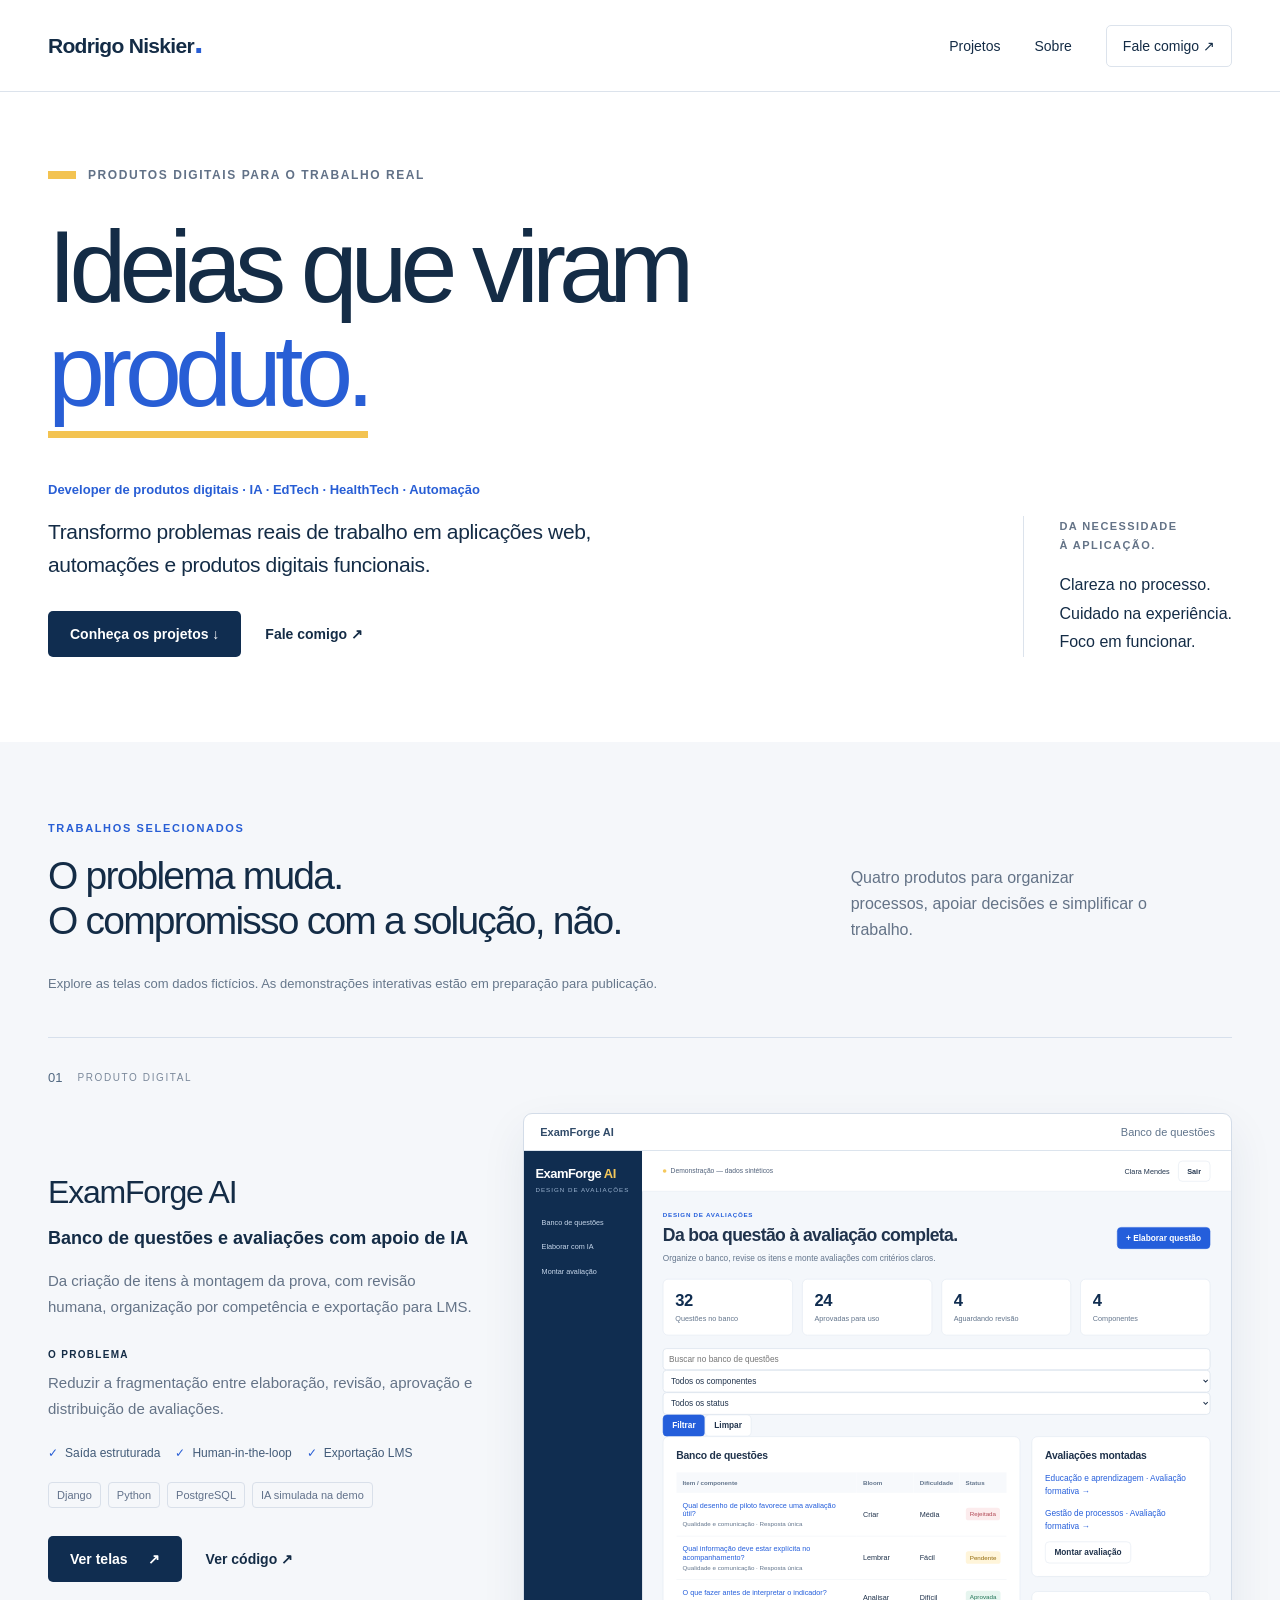
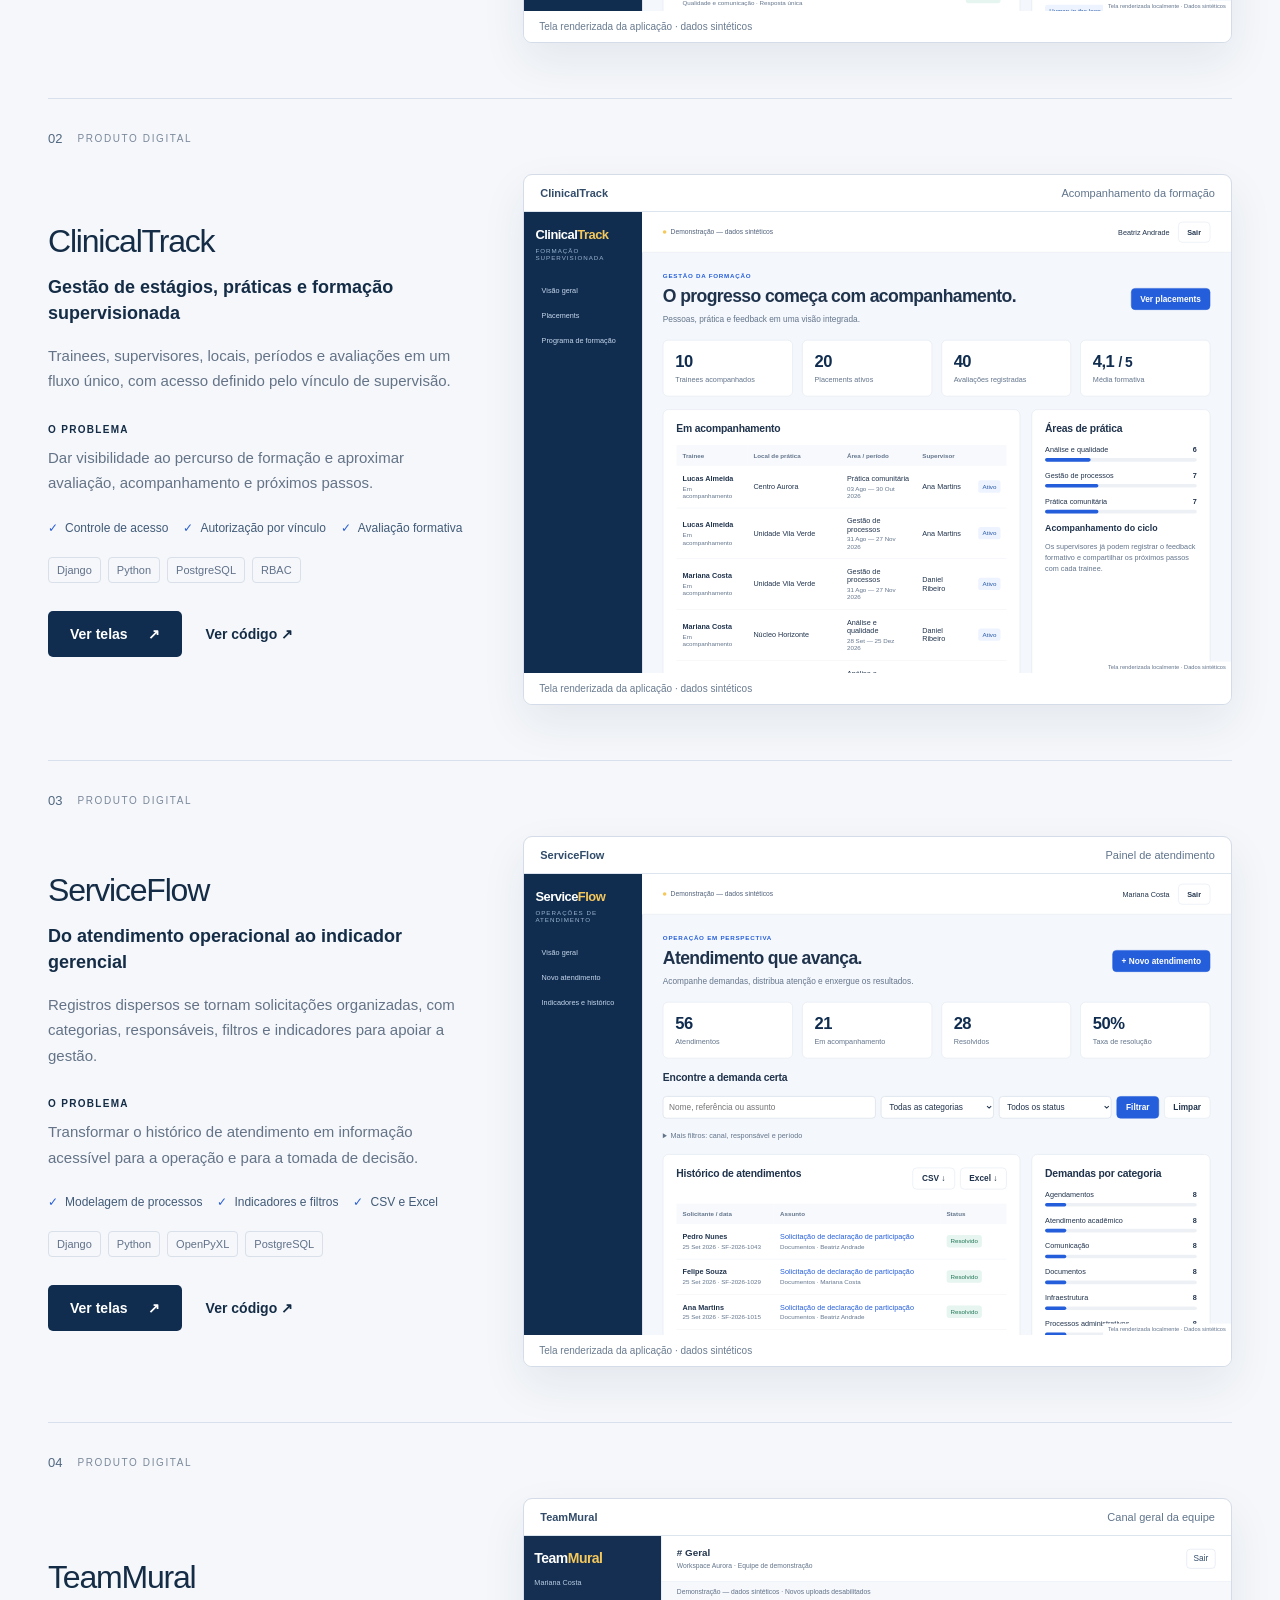
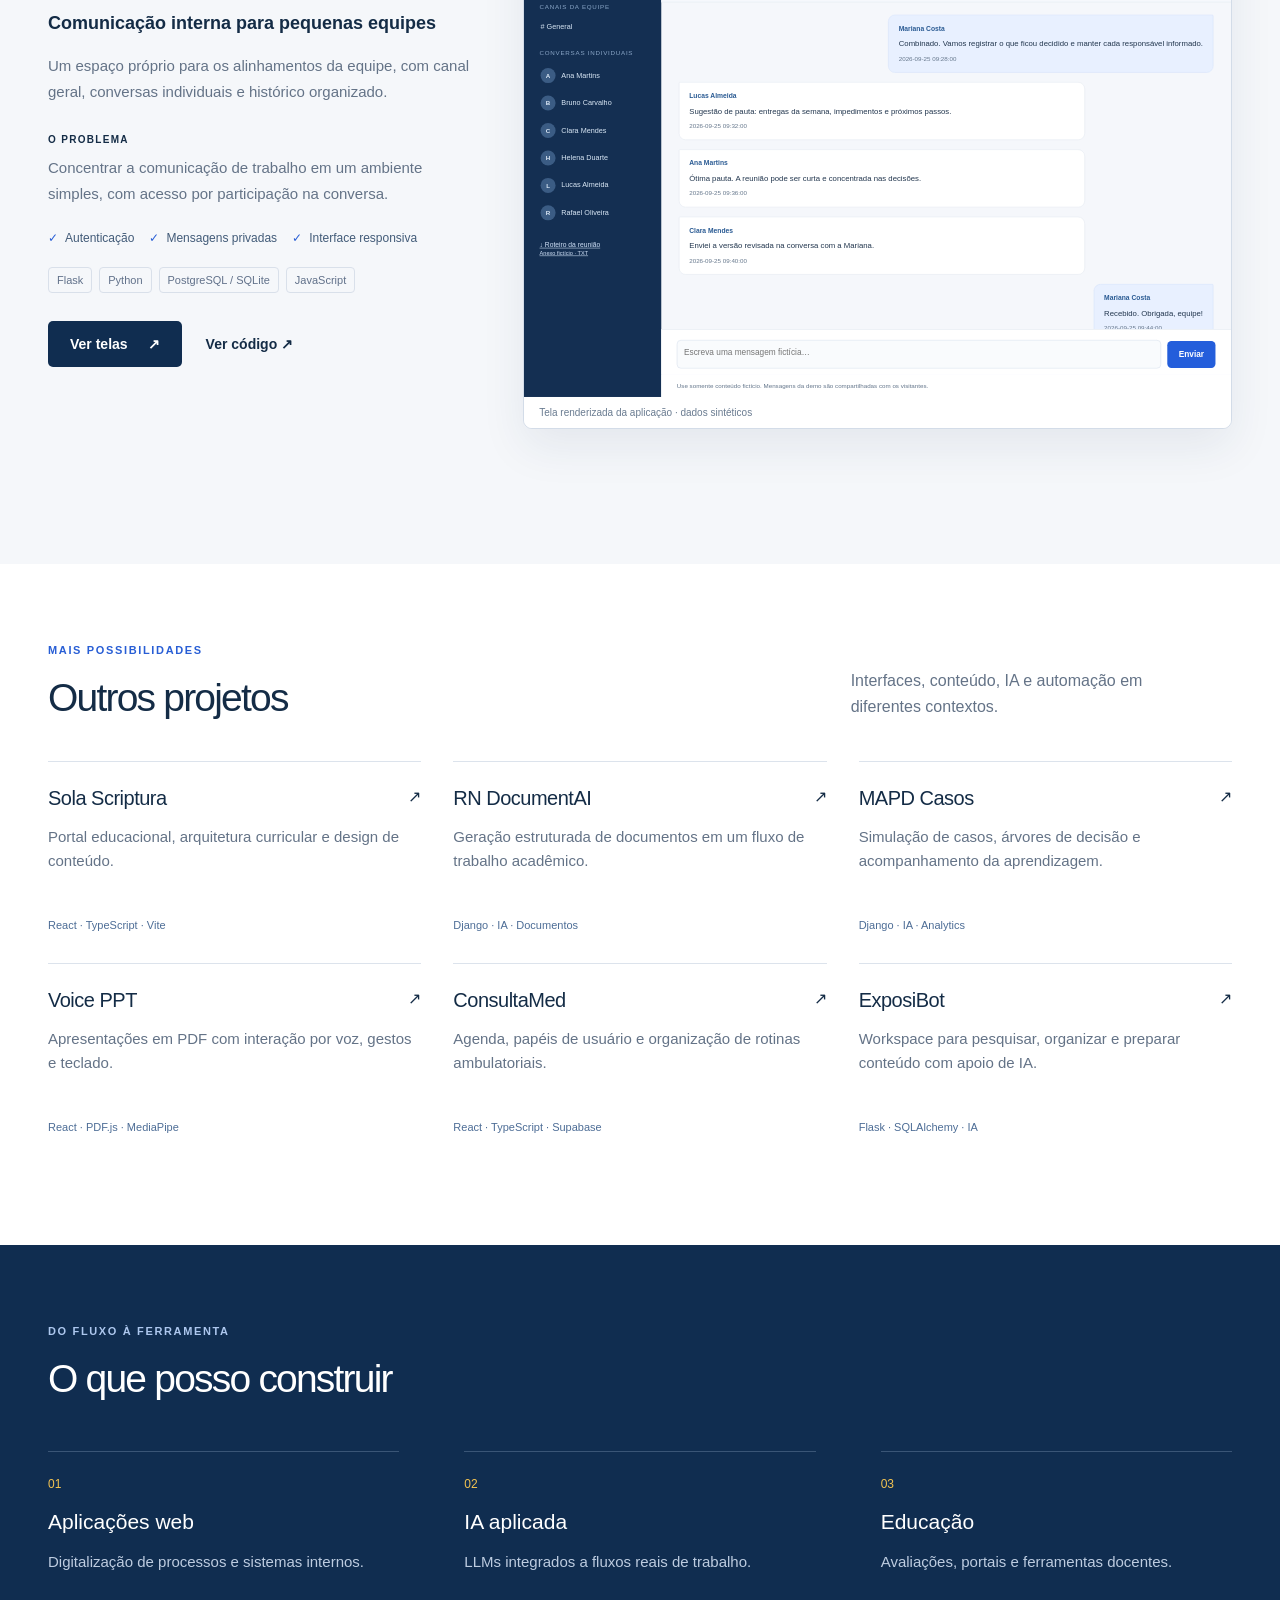
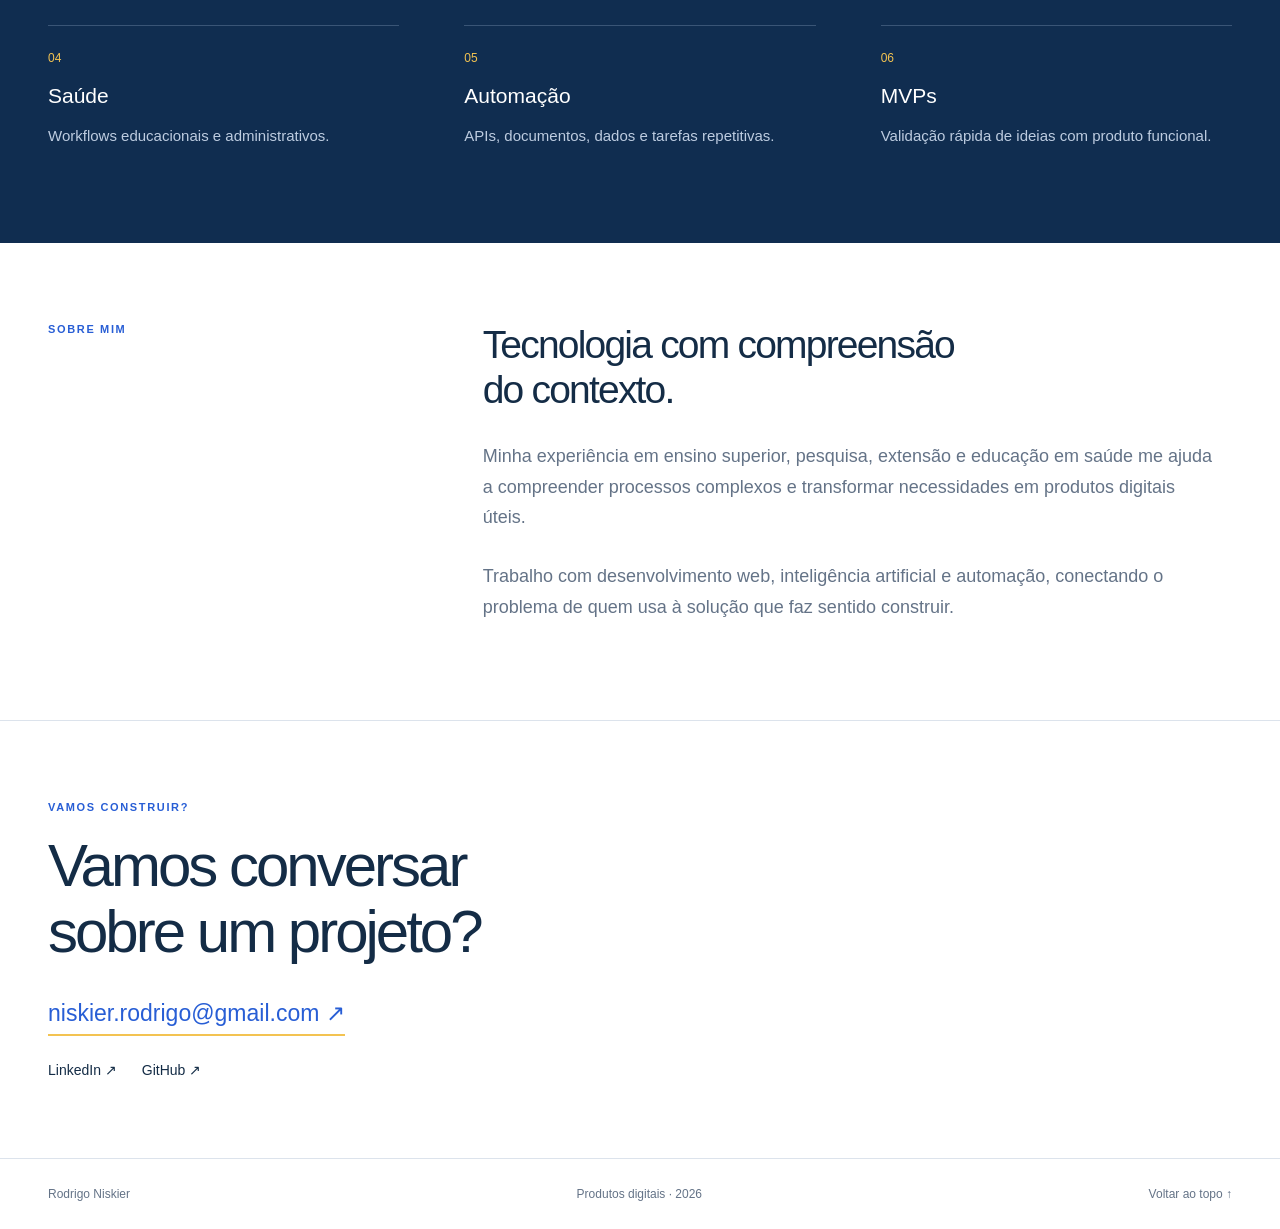
<file: dev-portfolio/index.html>
<!doctype html><html lang="pt-BR"><head><meta charset="utf-8"><meta name="viewport" content="width=device-width,initial-scale=1"><title>Rodrigo Niskier | Developer · IA · EdTech · HealthTech</title><meta name="description" content="Portfólio de aplicações web, inteligência artificial, automação, educação e saúde desenvolvidas por Rodrigo Niskier."><meta property="og:title" content="Rodrigo Niskier | Produtos digitais"><meta property="og:description" content="Aplicações web, IA e automação para problemas reais de educação, saúde e trabalho."><meta property="og:type" content="website"><meta name="theme-color" content="#102d50"><link rel="icon" href="favicon.svg"><link rel="stylesheet" href="style.css"></head><body><a class="skip" href="#projetos">Pular para os projetos</a><header class="site-header"><a class="identity" href="#">Rodrigo Niskier<span class="identity-dot">.</span></a><nav aria-label="Navegação principal"><a href="#projetos">Projetos</a><a href="#sobre">Sobre</a><a class="nav-contact" href="#contato">Fale comigo ↗</a></nav></header><main><section class="hero"><div class="hero-kicker"><span></span> PRODUTOS DIGITAIS PARA O TRABALHO REAL</div><h1>Ideias que viram<br><em>produto.</em></h1><div class="hero-bottom"><div><p class="hero-role">Developer de produtos digitais · IA · EdTech · HealthTech · Automação</p><p class="hero-description">Transformo problemas reais de trabalho em aplicações web, automações e produtos digitais funcionais.</p><div class="hero-actions"><a class="primary" href="#projetos">Conheça os projetos ↓</a><a class="text-link" href="#contato">Fale comigo ↗</a></div></div><div class="hero-note"><span>DA NECESSIDADE<br>À APLICAÇÃO.</span><p>Clareza no processo.<br>Cuidado na experiência.<br>Foco em funcionar.</p></div></div></section><section class="selected section" id="projetos"><div class="section-heading"><div><span class="eyebrow">TRABALHOS SELECIONADOS</span><h2>O problema muda.<br>O compromisso com a solução, não.</h2></div><p>Quatro produtos para organizar processos, apoiar decisões e simplificar o trabalho.</p></div><p class="preview-notice">Explore as telas com dados fictícios. As demonstrações interativas estão em preparação para publicação.</p><article class="case" id="examforge"><div class="case-number">01 <span>PRODUTO DIGITAL</span></div><div class="case-layout"><div class="case-copy"><h3>ExamForge AI</h3><p class="case-tag">Banco de questões e avaliações com apoio de IA</p><p>Da criação de itens à montagem da prova, com revisão humana, organização por competência e exportação para LMS.</p><div class="problem"><span>O PROBLEMA</span><p>Reduzir a fragmentação entre elaboração, revisão, aprovação e distribuição de avaliações.</p></div><ul class="skills"><li>Saída estruturada</li><li>Human-in-the-loop</li><li>Exportação LMS</li></ul><div class="tags"><span>Django</span><span>Python</span><span>PostgreSQL</span><span>IA simulada na demo</span></div><div class="case-actions"><button class="primary open-gallery" data-project="examforge">Ver telas <span aria-hidden="true">↗</span></button><a class="text-link" href="https://github.com/rodrigoniskier/ExamForgeAI" target="_blank" rel="noopener">Ver código ↗</a></div></div><div class="screen-shell"><div class="screen-chrome"><span>ExamForge AI</span><span>Banco de questões</span></div><div class="screen-window"><iframe src="screens/examforgeai-bank.html" title="Tela de ExamForge AI com dados sintéticos" sandbox="allow-same-origin" loading="lazy" tabindex="-1"></iframe></div><div class="screen-caption">Tela renderizada da aplicação · dados sintéticos</div></div></div></article><article class="case" id="clinicaltrack"><div class="case-number">02 <span>PRODUTO DIGITAL</span></div><div class="case-layout"><div class="case-copy"><h3>ClinicalTrack</h3><p class="case-tag">Gestão de estágios, práticas e formação supervisionada</p><p>Trainees, supervisores, locais, períodos e avaliações em um fluxo único, com acesso definido pelo vínculo de supervisão.</p><div class="problem"><span>O PROBLEMA</span><p>Dar visibilidade ao percurso de formação e aproximar avaliação, acompanhamento e próximos passos.</p></div><ul class="skills"><li>Controle de acesso</li><li>Autorização por vínculo</li><li>Avaliação formativa</li></ul><div class="tags"><span>Django</span><span>Python</span><span>PostgreSQL</span><span>RBAC</span></div><div class="case-actions"><button class="primary open-gallery" data-project="clinicaltrack">Ver telas <span aria-hidden="true">↗</span></button><a class="text-link" href="https://github.com/rodrigoniskier/ClinicalTrack" target="_blank" rel="noopener">Ver código ↗</a></div></div><div class="screen-shell"><div class="screen-chrome"><span>ClinicalTrack</span><span>Acompanhamento da formação</span></div><div class="screen-window"><iframe src="screens/clinicaltrack-dashboard.html" title="Tela de ClinicalTrack com dados sintéticos" sandbox="allow-same-origin" loading="lazy" tabindex="-1"></iframe></div><div class="screen-caption">Tela renderizada da aplicação · dados sintéticos</div></div></div></article><article class="case" id="serviceflow"><div class="case-number">03 <span>PRODUTO DIGITAL</span></div><div class="case-layout"><div class="case-copy"><h3>ServiceFlow</h3><p class="case-tag">Do atendimento operacional ao indicador gerencial</p><p>Registros dispersos se tornam solicitações organizadas, com categorias, responsáveis, filtros e indicadores para apoiar a gestão.</p><div class="problem"><span>O PROBLEMA</span><p>Transformar o histórico de atendimento em informação acessível para a operação e para a tomada de decisão.</p></div><ul class="skills"><li>Modelagem de processos</li><li>Indicadores e filtros</li><li>CSV e Excel</li></ul><div class="tags"><span>Django</span><span>Python</span><span>OpenPyXL</span><span>PostgreSQL</span></div><div class="case-actions"><button class="primary open-gallery" data-project="serviceflow">Ver telas <span aria-hidden="true">↗</span></button><a class="text-link" href="https://github.com/rodrigoniskier/ServiceFlow" target="_blank" rel="noopener">Ver código ↗</a></div></div><div class="screen-shell"><div class="screen-chrome"><span>ServiceFlow</span><span>Painel de atendimento</span></div><div class="screen-window"><iframe src="screens/serviceflow-dashboard.html" title="Tela de ServiceFlow com dados sintéticos" sandbox="allow-same-origin" loading="lazy" tabindex="-1"></iframe></div><div class="screen-caption">Tela renderizada da aplicação · dados sintéticos</div></div></div></article><article class="case" id="teammural"><div class="case-number">04 <span>PRODUTO DIGITAL</span></div><div class="case-layout"><div class="case-copy"><h3>TeamMural</h3><p class="case-tag">Comunicação interna para pequenas equipes</p><p>Um espaço próprio para os alinhamentos da equipe, com canal geral, conversas individuais e histórico organizado.</p><div class="problem"><span>O PROBLEMA</span><p>Concentrar a comunicação de trabalho em um ambiente simples, com acesso por participação na conversa.</p></div><ul class="skills"><li>Autenticação</li><li>Mensagens privadas</li><li>Interface responsiva</li></ul><div class="tags"><span>Flask</span><span>Python</span><span>PostgreSQL / SQLite</span><span>JavaScript</span></div><div class="case-actions"><button class="primary open-gallery" data-project="teammural">Ver telas <span aria-hidden="true">↗</span></button><a class="text-link" href="https://github.com/rodrigoniskier/TeamMural" target="_blank" rel="noopener">Ver código ↗</a></div></div><div class="screen-shell"><div class="screen-chrome"><span>TeamMural</span><span>Canal geral da equipe</span></div><div class="screen-window"><iframe src="screens/teammural-general.html" title="Tela de TeamMural com dados sintéticos" sandbox="allow-same-origin" loading="lazy" tabindex="-1"></iframe></div><div class="screen-caption">Tela renderizada da aplicação · dados sintéticos</div></div></div></article></section><section class="other section"><div class="section-heading"><div><span class="eyebrow">MAIS POSSIBILIDADES</span><h2>Outros projetos</h2></div><p>Interfaces, conteúdo, IA e automação em diferentes contextos.</p></div><div class="other-grid"><a class="other-project" href="https://github.com/rodrigoniskier/curso-teologia" target="_blank" rel="noopener"><div><h3>Sola Scriptura</h3><span aria-hidden="true">↗</span></div><p>Portal educacional, arquitetura curricular e design de conteúdo.</p><small>React · TypeScript · Vite</small></a><a class="other-project" href="https://github.com/rodrigoniskier/ai-documentos" target="_blank" rel="noopener"><div><h3>RN DocumentAI</h3><span aria-hidden="true">↗</span></div><p>Geração estruturada de documentos em um fluxo de trabalho acadêmico.</p><small>Django · IA · Documentos</small></a><a class="other-project" href="https://github.com/rodrigoniskier/mapdcasos" target="_blank" rel="noopener"><div><h3>MAPD Casos</h3><span aria-hidden="true">↗</span></div><p>Simulação de casos, árvores de decisão e acompanhamento da aprendizagem.</p><small>Django · IA · Analytics</small></a><a class="other-project" href="https://github.com/rodrigoniskier/voice_ppt" target="_blank" rel="noopener"><div><h3>Voice PPT</h3><span aria-hidden="true">↗</span></div><p>Apresentações em PDF com interação por voz, gestos e teclado.</p><small>React · PDF.js · MediaPipe</small></a><a class="other-project" href="https://github.com/rodrigoniskier/consultamed" target="_blank" rel="noopener"><div><h3>ConsultaMed</h3><span aria-hidden="true">↗</span></div><p>Agenda, papéis de usuário e organização de rotinas ambulatoriais.</p><small>React · TypeScript · Supabase</small></a><a class="other-project" href="https://github.com/rodrigoniskier/appsermao" target="_blank" rel="noopener"><div><h3>ExposiBot</h3><span aria-hidden="true">↗</span></div><p>Workspace para pesquisar, organizar e preparar conteúdo com apoio de IA.</p><small>Flask · SQLAlchemy · IA</small></a></div></section><section class="services section" id="servicos"><span class="eyebrow">DO FLUXO À FERRAMENTA</span><h2>O que posso construir</h2><div class="service-grid"><article><span>01</span><h3>Aplicações web</h3><p>Digitalização de processos e sistemas internos.</p></article><article><span>02</span><h3>IA aplicada</h3><p>LLMs integrados a fluxos reais de trabalho.</p></article><article><span>03</span><h3>Educação</h3><p>Avaliações, portais e ferramentas docentes.</p></article><article><span>04</span><h3>Saúde</h3><p>Workflows educacionais e administrativos.</p></article><article><span>05</span><h3>Automação</h3><p>APIs, documentos, dados e tarefas repetitivas.</p></article><article><span>06</span><h3>MVPs</h3><p>Validação rápida de ideias com produto funcional.</p></article></div></section><section class="about section" id="sobre"><span class="eyebrow">SOBRE MIM</span><div><h2>Tecnologia com compreensão<br>do contexto.</h2><p>Minha experiência em ensino superior, pesquisa, extensão e educação em saúde me ajuda a compreender processos complexos e transformar necessidades em produtos digitais úteis.</p><p>Trabalho com desenvolvimento web, inteligência artificial e automação, conectando o problema de quem usa à solução que faz sentido construir.</p></div></section><section class="contact section" id="contato"><span class="eyebrow">VAMOS CONSTRUIR?</span><h2>Vamos conversar<br>sobre um projeto?</h2><a class="email-link" href="mailto:niskier.rodrigo@gmail.com">niskier.rodrigo@gmail.com ↗</a><div class="contact-links"><a href="https://www.linkedin.com/in/rodrigo-niskier-200549156/" target="_blank" rel="noopener">LinkedIn ↗</a><a href="https://github.com/rodrigoniskier" target="_blank" rel="noopener">GitHub ↗</a></div></section></main><footer><span>Rodrigo Niskier</span><span>Produtos digitais · 2026</span><a href="#">Voltar ao topo ↑</a></footer><dialog id="gallery"><header><div><strong id="gallery-title"></strong><p>Telas renderizadas localmente · dados sintéticos · navegação ilustrativa</p></div><button id="gallery-close" aria-label="Fechar galeria">✕</button></header><div class="gallery-tabs" role="group" aria-label="Escolha uma tela"></div><div class="gallery-view"><iframe title="Tela ampliada do projeto" sandbox="allow-same-origin"></iframe></div></dialog><script src="script.js" defer></script></body></html>
</file>
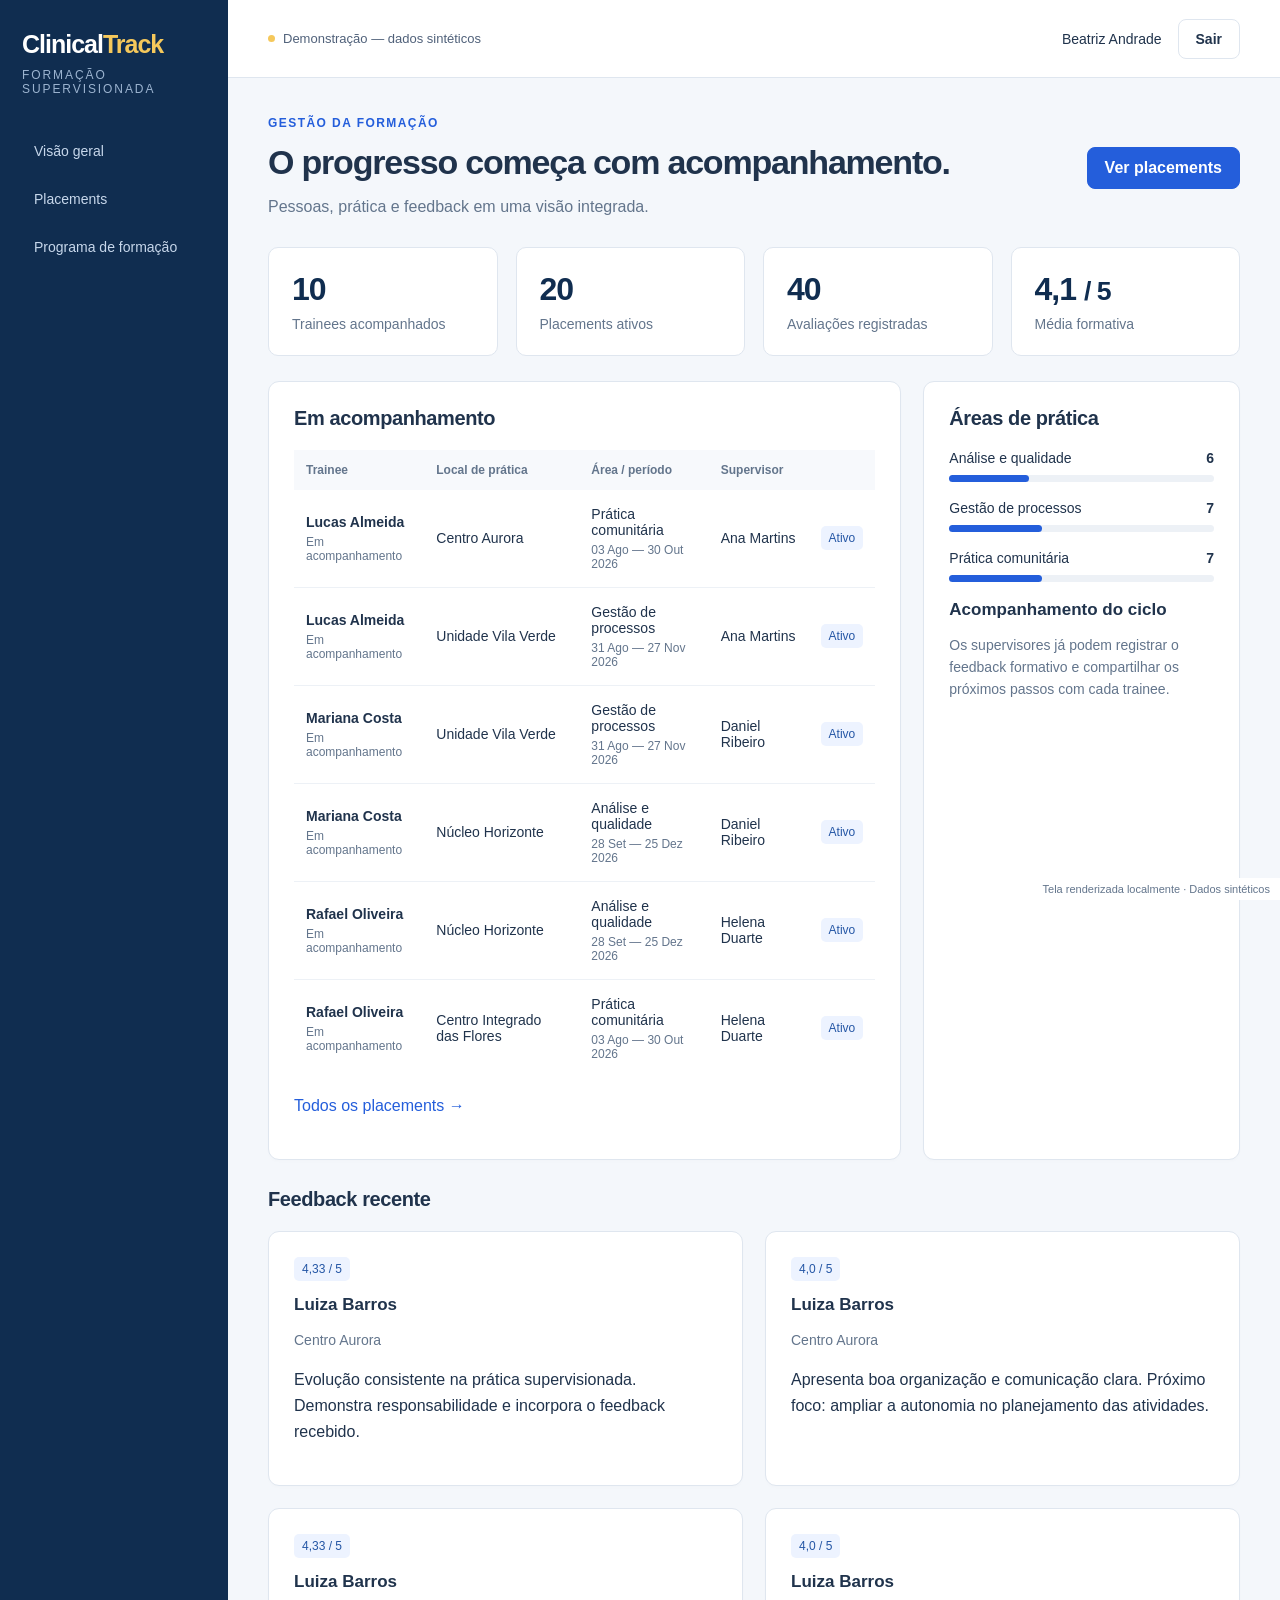
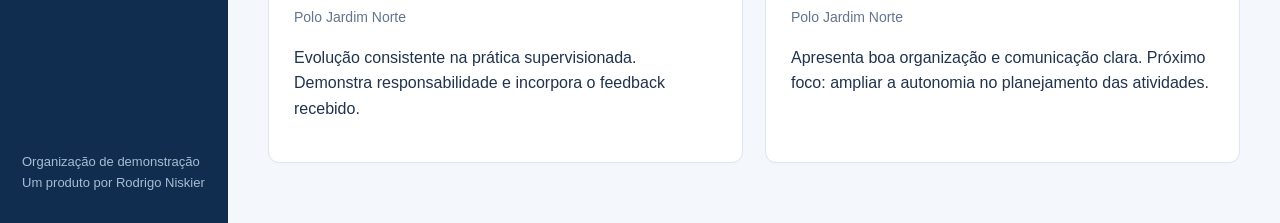
<file: dev-portfolio/screens/clinicaltrack-dashboard.html>
<!doctype html><html lang="pt-BR"><head><meta charset="utf-8"><meta name="viewport" content="width=device-width,initial-scale=1"><meta name="theme-color" content="#102d50"><title>ClinicalTrack</title><link rel="icon" href="/static/favicon.svg"><style>
:root{--navy:#102d50;--blue:#245edb;--ink:#20334c;--muted:#63758c;--line:#dfe6ef;--paper:#f4f7fb;--yellow:#f5c85b;font-family:Inter,Arial,sans-serif;color:var(--ink);background:var(--paper);font-size:16px}*{box-sizing:border-box}body{margin:0}a{color:var(--blue);text-decoration:none}a:hover{text-decoration:underline}button,input,select,textarea{font:inherit}button,.button,.primary{display:inline-flex;align-items:center;justify-content:center;gap:8px;border:1px solid var(--line);border-radius:8px;padding:11px 17px;background:white;color:var(--ink);cursor:pointer;font-weight:600;text-decoration:none}button:hover,.button:hover{border-color:var(--blue)}.primary{background:var(--blue);border-color:var(--blue);color:white}button:disabled{opacity:.5;cursor:not-allowed}input,select,textarea{border:1px solid #cbd6e4;border-radius:7px;padding:11px;width:100%;background:white;color:var(--ink);max-width:100%}input[type=checkbox]{width:auto}textarea{resize:vertical}label{display:block;font-size:14px;font-weight:600;margin:14px 0 7px}.shell{display:grid;grid-template-columns:228px minmax(0,1fr);min-height:100vh}.sidebar{background:var(--navy);color:white;padding:30px 22px;display:flex;flex-direction:column}.brand{font-size:25px;letter-spacing:-1px;font-weight:800;color:inherit}.brand span{color:var(--yellow)}.product-label{font-size:12px;letter-spacing:.16em;text-transform:uppercase;color:#9cb4d0;margin:9px 0 35px}.sidebar nav{display:grid;gap:8px}.sidebar nav a{color:#c7d7eb;padding:12px;border-radius:7px;font-size:14px}.sidebar nav a:hover{background:#21436a;color:white;text-decoration:none}.sidebar .foot{margin-top:auto;padding-top:35px;color:#a7bcd4;font-size:13px;line-height:1.6}.workspace{min-width:0}.topbar{height:78px;padding:0 40px;background:white;border-bottom:1px solid var(--line);display:flex;align-items:center;justify-content:space-between;gap:16px}.top-actions{display:flex;align-items:center;gap:16px;font-size:14px}.demo-badge{color:#50617a;font-size:13px;display:flex;align-items:center;gap:8px}.demo-badge:before{content:'';width:7px;height:7px;background:var(--yellow);border-radius:50%}main.container{max-width:1500px;margin:auto;padding:38px 40px 60px}.eyebrow{text-transform:uppercase;color:var(--blue);font-weight:700;letter-spacing:.12em;font-size:12px;margin:0 0 12px}h1{font-size:34px;letter-spacing:-1.2px;line-height:1.18;margin:8px 0 12px}h2{font-size:20px;letter-spacing:-.4px;margin:0 0 20px}h3{font-size:17px;margin:14px 0 10px}.lead{font-size:16px;color:var(--muted);line-height:1.65;max-width:760px;margin:0 0 28px}.muted{color:var(--muted);font-size:14px}.page-head{display:flex;justify-content:space-between;align-items:center;gap:18px;margin-bottom:26px}.page-head .lead{margin:0}.grid{display:grid;grid-template-columns:repeat(2,minmax(0,1fr));gap:22px}.grid.three{grid-template-columns:repeat(3,minmax(0,1fr))}.card,.paper{background:white;border:1px solid var(--line);border-radius:11px;padding:25px;box-shadow:0 2px 3px #102d5003}.card p{line-height:1.6}.stats{display:grid;grid-template-columns:repeat(4,minmax(0,1fr));gap:18px;margin:25px 0}.stats>div,.stat{background:white;border:1px solid var(--line);border-radius:10px;padding:23px}.stats strong{display:block;font-size:32px;letter-spacing:-1px;color:var(--navy)}.stats span{display:block;font-size:14px;color:var(--muted);margin-top:8px}.pill{display:inline-block;background:#edf3ff;color:#2456a5;border-radius:5px;padding:5px 8px;font-size:12px;white-space:nowrap}.pill.APPROVED,.pill.RESOLVED{background:#e6f5ef;color:#217557}.pill.PENDING,.pill.IN_PROGRESS{background:#fff5da;color:#92690a}.pill.REJECTED{background:#fceced;color:#b14855}.filters{display:flex;flex-wrap:wrap;gap:10px;margin:25px 0}.filters input{flex:2;min-width:180px}.filters select{flex:1;min-width:140px}.table-wrap{overflow-x:auto}table{width:100%;border-collapse:collapse;font-size:14px}th{text-align:left;padding:13px 12px;background:#f7f9fc;font-size:12px;color:var(--muted);font-weight:600;white-space:nowrap}td{padding:16px 12px;border-bottom:1px solid #edf1f6;vertical-align:middle}td small{display:block;color:var(--muted);font-size:12px;margin-top:5px}tr:last-child td{border-bottom:0}.table article{display:grid;grid-template-columns:1fr 1.6fr;gap:20px;padding:17px 0;border-bottom:1px solid var(--line)}.table span{display:block;font-size:13px;color:var(--muted);margin-top:5px}.bar{margin:18px 0;font-size:14px}.bar-label{display:flex;justify-content:space-between;margin-bottom:9px}.bar-track{height:7px;background:#edf1f6;border-radius:4px}.bar-fill{height:7px;background:var(--blue);border-radius:4px}.notice{background:#eaf2ff;border-left:3px solid var(--blue);padding:14px 18px;border-radius:4px;margin-bottom:22px;font-size:14px}.split{display:grid;grid-template-columns:1fr 1fr;gap:60px;align-items:center;min-height:65vh}.split h1{font-size:46px;line-height:1.15}.login-options{display:grid;gap:12px}.login-options button{width:100%;justify-content:space-between;padding:18px}.role-caption{font-size:13px;color:var(--muted);font-weight:400}.option{padding:15px;background:#f7f9fc;border:1px solid var(--line);border-radius:7px;margin:10px 0}.option input{margin:5px 0}pre{white-space:pre-wrap;font:14px/1.7 inherit}.errorlist{color:#b33243;padding-left:20px;font-size:14px}.question{padding:18px 0;border-bottom:1px solid var(--line)}.question li{padding:7px}.key{display:flex;gap:15px;flex-wrap:wrap}.key span{background:white;border:1px solid var(--line);padding:10px}.section-space{margin-top:28px}.avatar{display:inline-grid;place-items:center;width:34px;height:34px;background:#e8effb;color:#245edb;border-radius:50%;font-size:13px;font-weight:700;margin-right:10px}.actions{display:flex;gap:10px;flex-wrap:wrap}.empty{padding:30px;text-align:center;color:var(--muted)}:focus-visible{outline:3px solid #edb93c;outline-offset:3px}
@media(min-width:1250px){.grid.analytics{grid-template-columns:minmax(0,2fr) minmax(270px,1fr)}}@media(max-width:1000px){.shell{grid-template-columns:185px minmax(0,1fr)}main.container{padding:28px 24px}.topbar{padding:0 24px}.stats{grid-template-columns:repeat(2,minmax(0,1fr))}.grid.three{grid-template-columns:repeat(2,minmax(0,1fr))}.split{gap:25px}.split h1{font-size:36px}}
@media(max-width:700px){.shell{display:block}.sidebar{padding:18px 20px}.product-label,.sidebar .foot{display:none}.sidebar nav{display:flex;overflow:auto;margin-top:14px;gap:3px}.sidebar nav a{white-space:nowrap;padding:8px}.topbar{height:auto;min-height:64px;padding:14px 20px;flex-wrap:wrap}.top-actions{font-size:12px;gap:10px}main.container{padding:28px 18px}.grid,.grid.three,.split{grid-template-columns:1fr}.split{min-height:0}.split h1{font-size:34px}h1{font-size:29px}.page-head{align-items:flex-start;flex-direction:column}.stats{gap:10px}.stats>div{padding:17px}.stats strong{font-size:27px}.card{padding:19px}.filters{gap:8px}.demo-badge{font-size:12px}}
</style></head><body><div style="position:fixed;bottom:0;right:0;z-index:20;font:11px Arial;padding:5px 10px;background:white;color:#63758c">Tela renderizada localmente · Dados sintéticos</div><div class="shell"><aside class="sidebar"><a class="brand" href="/">Clinical<span>Track</span></a><div class="product-label">Formação supervisionada</div><nav><a href="/">Visão geral</a><a href="/placements/">Placements</a><a href="/program/">Programa de formação</a></nav><div class="foot">Organização de demonstração<br>Um produto por Rodrigo Niskier</div></aside><div class="workspace"><header class="topbar"><span class="demo-badge">Demonstração — dados sintéticos</span><div class="top-actions"><span>Beatriz Andrade</span><div class="static-form"><button>Sair</button></div></div></header><main class="container"><div class="page-head"><div><p class="eyebrow">Gestão da formação</p><h1>O progresso começa com acompanhamento.</h1><p class="lead">Pessoas, prática e feedback em uma visão integrada.</p></div><a class="primary" href="/placements/">Ver placements</a></div><div class="stats"><div><strong>10</strong><span>Trainees acompanhados</span></div><div><strong>20</strong><span>Placements ativos</span></div><div><strong>40</strong><span>Avaliações registradas</span></div><div><strong>4,1 <small>/ 5</small></strong><span>Média formativa</span></div></div><div class="grid analytics"><section class="card"><h2>Em acompanhamento</h2><div class="table-wrap"><table><thead><tr><th>Trainee</th><th>Local de prática</th><th>Área / período</th><th>Supervisor</th><th></th></tr></thead><tbody><tr><td><strong>Lucas Almeida</strong><small>Em acompanhamento</small></td><td>Centro Aurora</td><td>Prática comunitária<small>03 Ago — 30 Out 2026</small></td><td>Ana Martins</td><td><span class="pill">Ativo</span></td></tr><tr><td><strong>Lucas Almeida</strong><small>Em acompanhamento</small></td><td>Unidade Vila Verde</td><td>Gestão de processos<small>31 Ago — 27 Nov 2026</small></td><td>Ana Martins</td><td><span class="pill">Ativo</span></td></tr><tr><td><strong>Mariana Costa</strong><small>Em acompanhamento</small></td><td>Unidade Vila Verde</td><td>Gestão de processos<small>31 Ago — 27 Nov 2026</small></td><td>Daniel Ribeiro</td><td><span class="pill">Ativo</span></td></tr><tr><td><strong>Mariana Costa</strong><small>Em acompanhamento</small></td><td>Núcleo Horizonte</td><td>Análise e qualidade<small>28 Set — 25 Dez 2026</small></td><td>Daniel Ribeiro</td><td><span class="pill">Ativo</span></td></tr><tr><td><strong>Rafael Oliveira</strong><small>Em acompanhamento</small></td><td>Núcleo Horizonte</td><td>Análise e qualidade<small>28 Set — 25 Dez 2026</small></td><td>Helena Duarte</td><td><span class="pill">Ativo</span></td></tr><tr><td><strong>Rafael Oliveira</strong><small>Em acompanhamento</small></td><td>Centro Integrado das Flores</td><td>Prática comunitária<small>03 Ago — 30 Out 2026</small></td><td>Helena Duarte</td><td><span class="pill">Ativo</span></td></tr></tbody></table></div><p><a href="/placements/">Todos os placements →</a></p></section><aside class="card"><h2>Áreas de prática</h2><div class="bar"><div class="bar-label"><span>Análise e qualidade</span><strong>6</strong></div><div class="bar-track"><div class="bar-fill" style="width:30%"></div></div></div><div class="bar"><div class="bar-label"><span>Gestão de processos</span><strong>7</strong></div><div class="bar-track"><div class="bar-fill" style="width:35%"></div></div></div><div class="bar"><div class="bar-label"><span>Prática comunitária</span><strong>7</strong></div><div class="bar-track"><div class="bar-fill" style="width:35%"></div></div></div><h3>Acompanhamento do ciclo</h3><p class="muted">Os supervisores já podem registrar o feedback formativo e compartilhar os próximos passos com cada trainee.</p></aside></div><h2 class="section-space">Feedback recente</h2><div class="grid"><article class="card"><span class="pill">4,33 / 5</span><h3>Luiza Barros</h3><p class="muted">Centro Aurora</p><p>Evolução consistente na prática supervisionada. Demonstra responsabilidade e incorpora o feedback recebido.</p></article><article class="card"><span class="pill">4,0 / 5</span><h3>Luiza Barros</h3><p class="muted">Centro Aurora</p><p>Apresenta boa organização e comunicação clara. Próximo foco: ampliar a autonomia no planejamento das atividades.</p></article><article class="card"><span class="pill">4,33 / 5</span><h3>Luiza Barros</h3><p class="muted">Polo Jardim Norte</p><p>Evolução consistente na prática supervisionada. Demonstra responsabilidade e incorpora o feedback recebido.</p></article><article class="card"><span class="pill">4,0 / 5</span><h3>Luiza Barros</h3><p class="muted">Polo Jardim Norte</p><p>Apresenta boa organização e comunicação clara. Próximo foco: ampliar a autonomia no planejamento das atividades.</p></article></div></main></div></div></body></html>
</file>
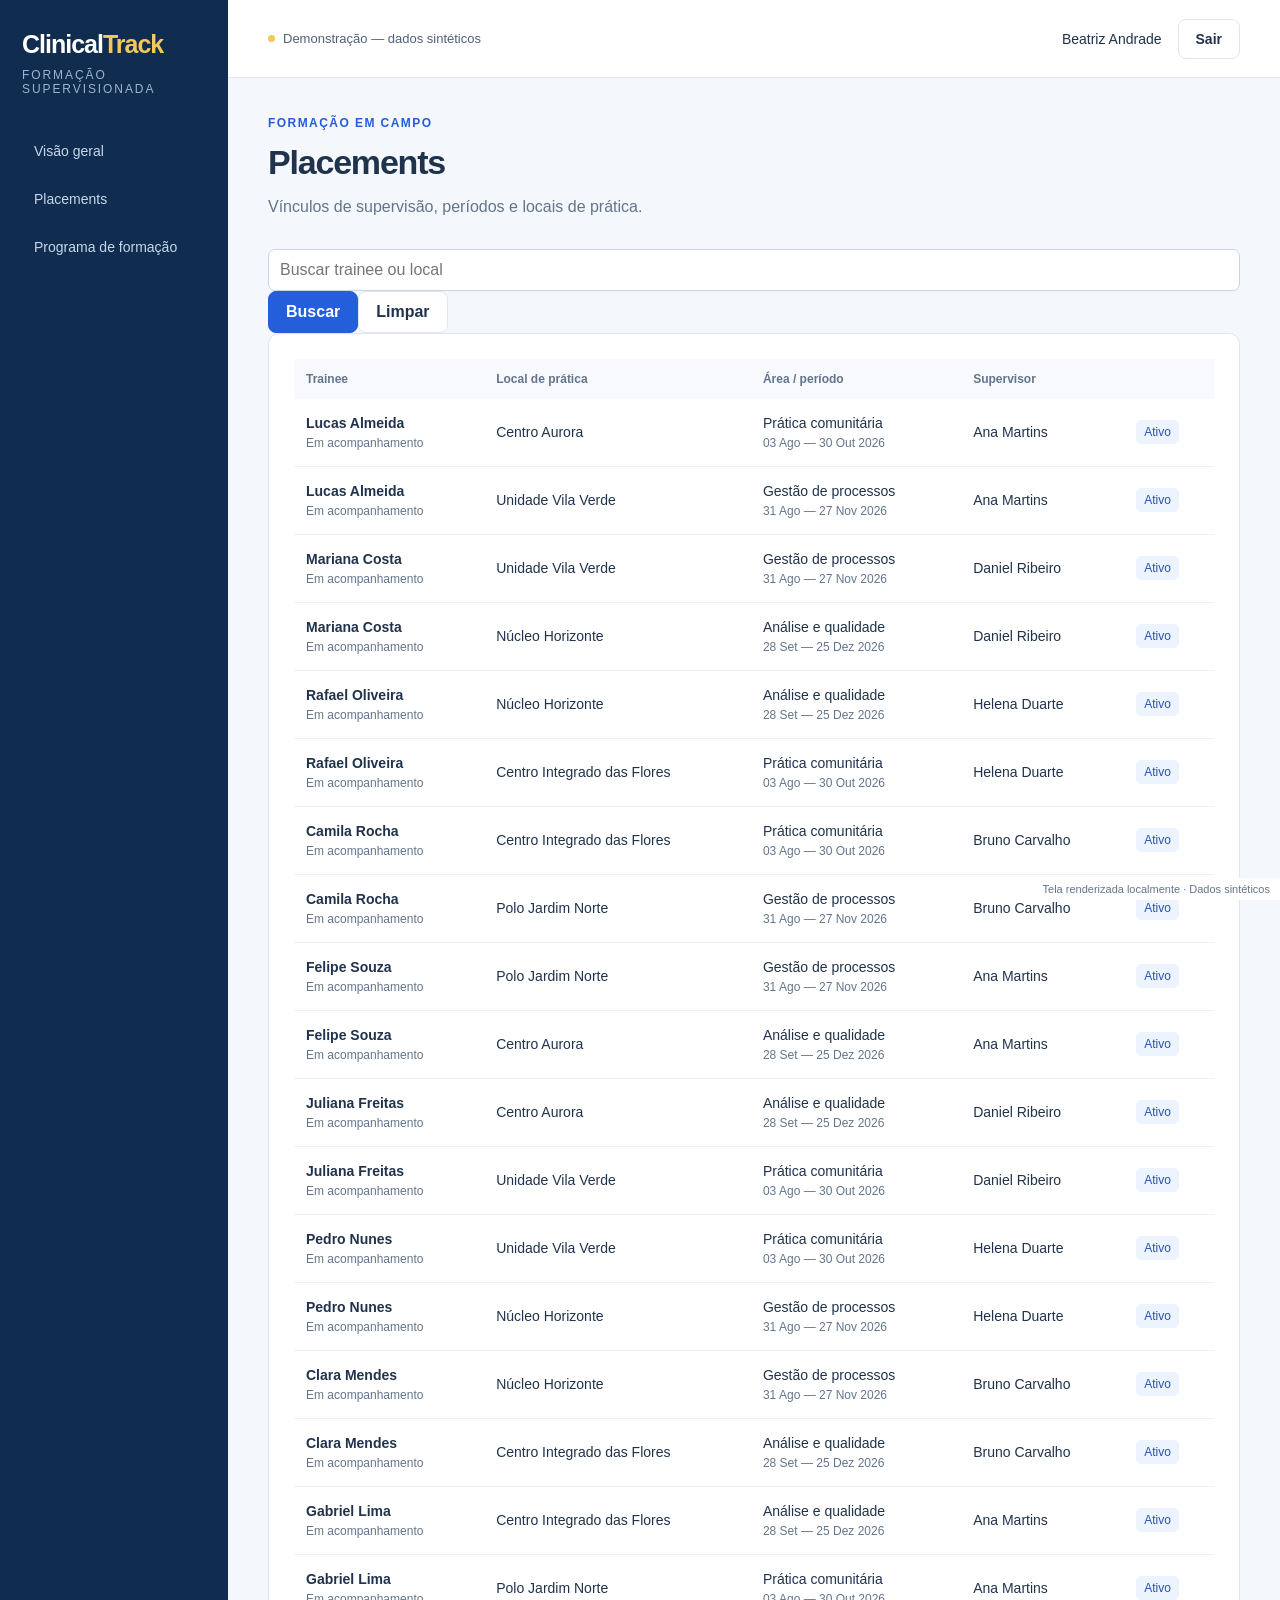
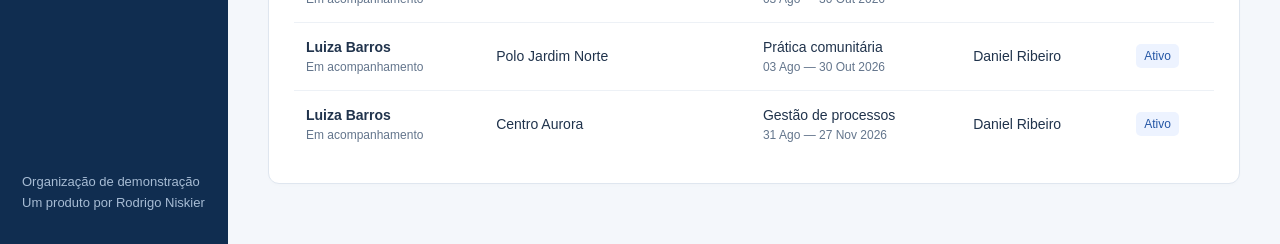
<file: dev-portfolio/screens/clinicaltrack-placements.html>
<!doctype html><html lang="pt-BR"><head><meta charset="utf-8"><meta name="viewport" content="width=device-width,initial-scale=1"><meta name="theme-color" content="#102d50"><title>ClinicalTrack</title><link rel="icon" href="/static/favicon.svg"><style>
:root{--navy:#102d50;--blue:#245edb;--ink:#20334c;--muted:#63758c;--line:#dfe6ef;--paper:#f4f7fb;--yellow:#f5c85b;font-family:Inter,Arial,sans-serif;color:var(--ink);background:var(--paper);font-size:16px}*{box-sizing:border-box}body{margin:0}a{color:var(--blue);text-decoration:none}a:hover{text-decoration:underline}button,input,select,textarea{font:inherit}button,.button,.primary{display:inline-flex;align-items:center;justify-content:center;gap:8px;border:1px solid var(--line);border-radius:8px;padding:11px 17px;background:white;color:var(--ink);cursor:pointer;font-weight:600;text-decoration:none}button:hover,.button:hover{border-color:var(--blue)}.primary{background:var(--blue);border-color:var(--blue);color:white}button:disabled{opacity:.5;cursor:not-allowed}input,select,textarea{border:1px solid #cbd6e4;border-radius:7px;padding:11px;width:100%;background:white;color:var(--ink);max-width:100%}input[type=checkbox]{width:auto}textarea{resize:vertical}label{display:block;font-size:14px;font-weight:600;margin:14px 0 7px}.shell{display:grid;grid-template-columns:228px minmax(0,1fr);min-height:100vh}.sidebar{background:var(--navy);color:white;padding:30px 22px;display:flex;flex-direction:column}.brand{font-size:25px;letter-spacing:-1px;font-weight:800;color:inherit}.brand span{color:var(--yellow)}.product-label{font-size:12px;letter-spacing:.16em;text-transform:uppercase;color:#9cb4d0;margin:9px 0 35px}.sidebar nav{display:grid;gap:8px}.sidebar nav a{color:#c7d7eb;padding:12px;border-radius:7px;font-size:14px}.sidebar nav a:hover{background:#21436a;color:white;text-decoration:none}.sidebar .foot{margin-top:auto;padding-top:35px;color:#a7bcd4;font-size:13px;line-height:1.6}.workspace{min-width:0}.topbar{height:78px;padding:0 40px;background:white;border-bottom:1px solid var(--line);display:flex;align-items:center;justify-content:space-between;gap:16px}.top-actions{display:flex;align-items:center;gap:16px;font-size:14px}.demo-badge{color:#50617a;font-size:13px;display:flex;align-items:center;gap:8px}.demo-badge:before{content:'';width:7px;height:7px;background:var(--yellow);border-radius:50%}main.container{max-width:1500px;margin:auto;padding:38px 40px 60px}.eyebrow{text-transform:uppercase;color:var(--blue);font-weight:700;letter-spacing:.12em;font-size:12px;margin:0 0 12px}h1{font-size:34px;letter-spacing:-1.2px;line-height:1.18;margin:8px 0 12px}h2{font-size:20px;letter-spacing:-.4px;margin:0 0 20px}h3{font-size:17px;margin:14px 0 10px}.lead{font-size:16px;color:var(--muted);line-height:1.65;max-width:760px;margin:0 0 28px}.muted{color:var(--muted);font-size:14px}.page-head{display:flex;justify-content:space-between;align-items:center;gap:18px;margin-bottom:26px}.page-head .lead{margin:0}.grid{display:grid;grid-template-columns:repeat(2,minmax(0,1fr));gap:22px}.grid.three{grid-template-columns:repeat(3,minmax(0,1fr))}.card,.paper{background:white;border:1px solid var(--line);border-radius:11px;padding:25px;box-shadow:0 2px 3px #102d5003}.card p{line-height:1.6}.stats{display:grid;grid-template-columns:repeat(4,minmax(0,1fr));gap:18px;margin:25px 0}.stats>div,.stat{background:white;border:1px solid var(--line);border-radius:10px;padding:23px}.stats strong{display:block;font-size:32px;letter-spacing:-1px;color:var(--navy)}.stats span{display:block;font-size:14px;color:var(--muted);margin-top:8px}.pill{display:inline-block;background:#edf3ff;color:#2456a5;border-radius:5px;padding:5px 8px;font-size:12px;white-space:nowrap}.pill.APPROVED,.pill.RESOLVED{background:#e6f5ef;color:#217557}.pill.PENDING,.pill.IN_PROGRESS{background:#fff5da;color:#92690a}.pill.REJECTED{background:#fceced;color:#b14855}.filters{display:flex;flex-wrap:wrap;gap:10px;margin:25px 0}.filters input{flex:2;min-width:180px}.filters select{flex:1;min-width:140px}.table-wrap{overflow-x:auto}table{width:100%;border-collapse:collapse;font-size:14px}th{text-align:left;padding:13px 12px;background:#f7f9fc;font-size:12px;color:var(--muted);font-weight:600;white-space:nowrap}td{padding:16px 12px;border-bottom:1px solid #edf1f6;vertical-align:middle}td small{display:block;color:var(--muted);font-size:12px;margin-top:5px}tr:last-child td{border-bottom:0}.table article{display:grid;grid-template-columns:1fr 1.6fr;gap:20px;padding:17px 0;border-bottom:1px solid var(--line)}.table span{display:block;font-size:13px;color:var(--muted);margin-top:5px}.bar{margin:18px 0;font-size:14px}.bar-label{display:flex;justify-content:space-between;margin-bottom:9px}.bar-track{height:7px;background:#edf1f6;border-radius:4px}.bar-fill{height:7px;background:var(--blue);border-radius:4px}.notice{background:#eaf2ff;border-left:3px solid var(--blue);padding:14px 18px;border-radius:4px;margin-bottom:22px;font-size:14px}.split{display:grid;grid-template-columns:1fr 1fr;gap:60px;align-items:center;min-height:65vh}.split h1{font-size:46px;line-height:1.15}.login-options{display:grid;gap:12px}.login-options button{width:100%;justify-content:space-between;padding:18px}.role-caption{font-size:13px;color:var(--muted);font-weight:400}.option{padding:15px;background:#f7f9fc;border:1px solid var(--line);border-radius:7px;margin:10px 0}.option input{margin:5px 0}pre{white-space:pre-wrap;font:14px/1.7 inherit}.errorlist{color:#b33243;padding-left:20px;font-size:14px}.question{padding:18px 0;border-bottom:1px solid var(--line)}.question li{padding:7px}.key{display:flex;gap:15px;flex-wrap:wrap}.key span{background:white;border:1px solid var(--line);padding:10px}.section-space{margin-top:28px}.avatar{display:inline-grid;place-items:center;width:34px;height:34px;background:#e8effb;color:#245edb;border-radius:50%;font-size:13px;font-weight:700;margin-right:10px}.actions{display:flex;gap:10px;flex-wrap:wrap}.empty{padding:30px;text-align:center;color:var(--muted)}:focus-visible{outline:3px solid #edb93c;outline-offset:3px}
@media(min-width:1250px){.grid.analytics{grid-template-columns:minmax(0,2fr) minmax(270px,1fr)}}@media(max-width:1000px){.shell{grid-template-columns:185px minmax(0,1fr)}main.container{padding:28px 24px}.topbar{padding:0 24px}.stats{grid-template-columns:repeat(2,minmax(0,1fr))}.grid.three{grid-template-columns:repeat(2,minmax(0,1fr))}.split{gap:25px}.split h1{font-size:36px}}
@media(max-width:700px){.shell{display:block}.sidebar{padding:18px 20px}.product-label,.sidebar .foot{display:none}.sidebar nav{display:flex;overflow:auto;margin-top:14px;gap:3px}.sidebar nav a{white-space:nowrap;padding:8px}.topbar{height:auto;min-height:64px;padding:14px 20px;flex-wrap:wrap}.top-actions{font-size:12px;gap:10px}main.container{padding:28px 18px}.grid,.grid.three,.split{grid-template-columns:1fr}.split{min-height:0}.split h1{font-size:34px}h1{font-size:29px}.page-head{align-items:flex-start;flex-direction:column}.stats{gap:10px}.stats>div{padding:17px}.stats strong{font-size:27px}.card{padding:19px}.filters{gap:8px}.demo-badge{font-size:12px}}
</style></head><body><div style="position:fixed;bottom:0;right:0;z-index:20;font:11px Arial;padding:5px 10px;background:white;color:#63758c">Tela renderizada localmente · Dados sintéticos</div><div class="shell"><aside class="sidebar"><a class="brand" href="/">Clinical<span>Track</span></a><div class="product-label">Formação supervisionada</div><nav><a href="/">Visão geral</a><a href="/placements/">Placements</a><a href="/program/">Programa de formação</a></nav><div class="foot">Organização de demonstração<br>Um produto por Rodrigo Niskier</div></aside><div class="workspace"><header class="topbar"><span class="demo-badge">Demonstração — dados sintéticos</span><div class="top-actions"><span>Beatriz Andrade</span><div class="static-form"><button>Sair</button></div></div></header><main class="container"><p class="eyebrow">Formação em campo</p><h1>Placements</h1><p class="lead">Vínculos de supervisão, períodos e locais de prática.</p><div class="static-form"><input name="q" value="" placeholder="Buscar trainee ou local" aria-label="Buscar trainee ou local"><button class="primary">Buscar</button><a class="button" href="/placements/">Limpar</a></div><section class="card"><div class="table-wrap"><table><thead><tr><th>Trainee</th><th>Local de prática</th><th>Área / período</th><th>Supervisor</th><th></th></tr></thead><tbody><tr><td><strong>Lucas Almeida</strong><small>Em acompanhamento</small></td><td>Centro Aurora</td><td>Prática comunitária<small>03 Ago — 30 Out 2026</small></td><td>Ana Martins</td><td><span class="pill">Ativo</span></td></tr><tr><td><strong>Lucas Almeida</strong><small>Em acompanhamento</small></td><td>Unidade Vila Verde</td><td>Gestão de processos<small>31 Ago — 27 Nov 2026</small></td><td>Ana Martins</td><td><span class="pill">Ativo</span></td></tr><tr><td><strong>Mariana Costa</strong><small>Em acompanhamento</small></td><td>Unidade Vila Verde</td><td>Gestão de processos<small>31 Ago — 27 Nov 2026</small></td><td>Daniel Ribeiro</td><td><span class="pill">Ativo</span></td></tr><tr><td><strong>Mariana Costa</strong><small>Em acompanhamento</small></td><td>Núcleo Horizonte</td><td>Análise e qualidade<small>28 Set — 25 Dez 2026</small></td><td>Daniel Ribeiro</td><td><span class="pill">Ativo</span></td></tr><tr><td><strong>Rafael Oliveira</strong><small>Em acompanhamento</small></td><td>Núcleo Horizonte</td><td>Análise e qualidade<small>28 Set — 25 Dez 2026</small></td><td>Helena Duarte</td><td><span class="pill">Ativo</span></td></tr><tr><td><strong>Rafael Oliveira</strong><small>Em acompanhamento</small></td><td>Centro Integrado das Flores</td><td>Prática comunitária<small>03 Ago — 30 Out 2026</small></td><td>Helena Duarte</td><td><span class="pill">Ativo</span></td></tr><tr><td><strong>Camila Rocha</strong><small>Em acompanhamento</small></td><td>Centro Integrado das Flores</td><td>Prática comunitária<small>03 Ago — 30 Out 2026</small></td><td>Bruno Carvalho</td><td><span class="pill">Ativo</span></td></tr><tr><td><strong>Camila Rocha</strong><small>Em acompanhamento</small></td><td>Polo Jardim Norte</td><td>Gestão de processos<small>31 Ago — 27 Nov 2026</small></td><td>Bruno Carvalho</td><td><span class="pill">Ativo</span></td></tr><tr><td><strong>Felipe Souza</strong><small>Em acompanhamento</small></td><td>Polo Jardim Norte</td><td>Gestão de processos<small>31 Ago — 27 Nov 2026</small></td><td>Ana Martins</td><td><span class="pill">Ativo</span></td></tr><tr><td><strong>Felipe Souza</strong><small>Em acompanhamento</small></td><td>Centro Aurora</td><td>Análise e qualidade<small>28 Set — 25 Dez 2026</small></td><td>Ana Martins</td><td><span class="pill">Ativo</span></td></tr><tr><td><strong>Juliana Freitas</strong><small>Em acompanhamento</small></td><td>Centro Aurora</td><td>Análise e qualidade<small>28 Set — 25 Dez 2026</small></td><td>Daniel Ribeiro</td><td><span class="pill">Ativo</span></td></tr><tr><td><strong>Juliana Freitas</strong><small>Em acompanhamento</small></td><td>Unidade Vila Verde</td><td>Prática comunitária<small>03 Ago — 30 Out 2026</small></td><td>Daniel Ribeiro</td><td><span class="pill">Ativo</span></td></tr><tr><td><strong>Pedro Nunes</strong><small>Em acompanhamento</small></td><td>Unidade Vila Verde</td><td>Prática comunitária<small>03 Ago — 30 Out 2026</small></td><td>Helena Duarte</td><td><span class="pill">Ativo</span></td></tr><tr><td><strong>Pedro Nunes</strong><small>Em acompanhamento</small></td><td>Núcleo Horizonte</td><td>Gestão de processos<small>31 Ago — 27 Nov 2026</small></td><td>Helena Duarte</td><td><span class="pill">Ativo</span></td></tr><tr><td><strong>Clara Mendes</strong><small>Em acompanhamento</small></td><td>Núcleo Horizonte</td><td>Gestão de processos<small>31 Ago — 27 Nov 2026</small></td><td>Bruno Carvalho</td><td><span class="pill">Ativo</span></td></tr><tr><td><strong>Clara Mendes</strong><small>Em acompanhamento</small></td><td>Centro Integrado das Flores</td><td>Análise e qualidade<small>28 Set — 25 Dez 2026</small></td><td>Bruno Carvalho</td><td><span class="pill">Ativo</span></td></tr><tr><td><strong>Gabriel Lima</strong><small>Em acompanhamento</small></td><td>Centro Integrado das Flores</td><td>Análise e qualidade<small>28 Set — 25 Dez 2026</small></td><td>Ana Martins</td><td><span class="pill">Ativo</span></td></tr><tr><td><strong>Gabriel Lima</strong><small>Em acompanhamento</small></td><td>Polo Jardim Norte</td><td>Prática comunitária<small>03 Ago — 30 Out 2026</small></td><td>Ana Martins</td><td><span class="pill">Ativo</span></td></tr><tr><td><strong>Luiza Barros</strong><small>Em acompanhamento</small></td><td>Polo Jardim Norte</td><td>Prática comunitária<small>03 Ago — 30 Out 2026</small></td><td>Daniel Ribeiro</td><td><span class="pill">Ativo</span></td></tr><tr><td><strong>Luiza Barros</strong><small>Em acompanhamento</small></td><td>Centro Aurora</td><td>Gestão de processos<small>31 Ago — 27 Nov 2026</small></td><td>Daniel Ribeiro</td><td><span class="pill">Ativo</span></td></tr></tbody></table></div></section></main></div></div></body></html>
</file>
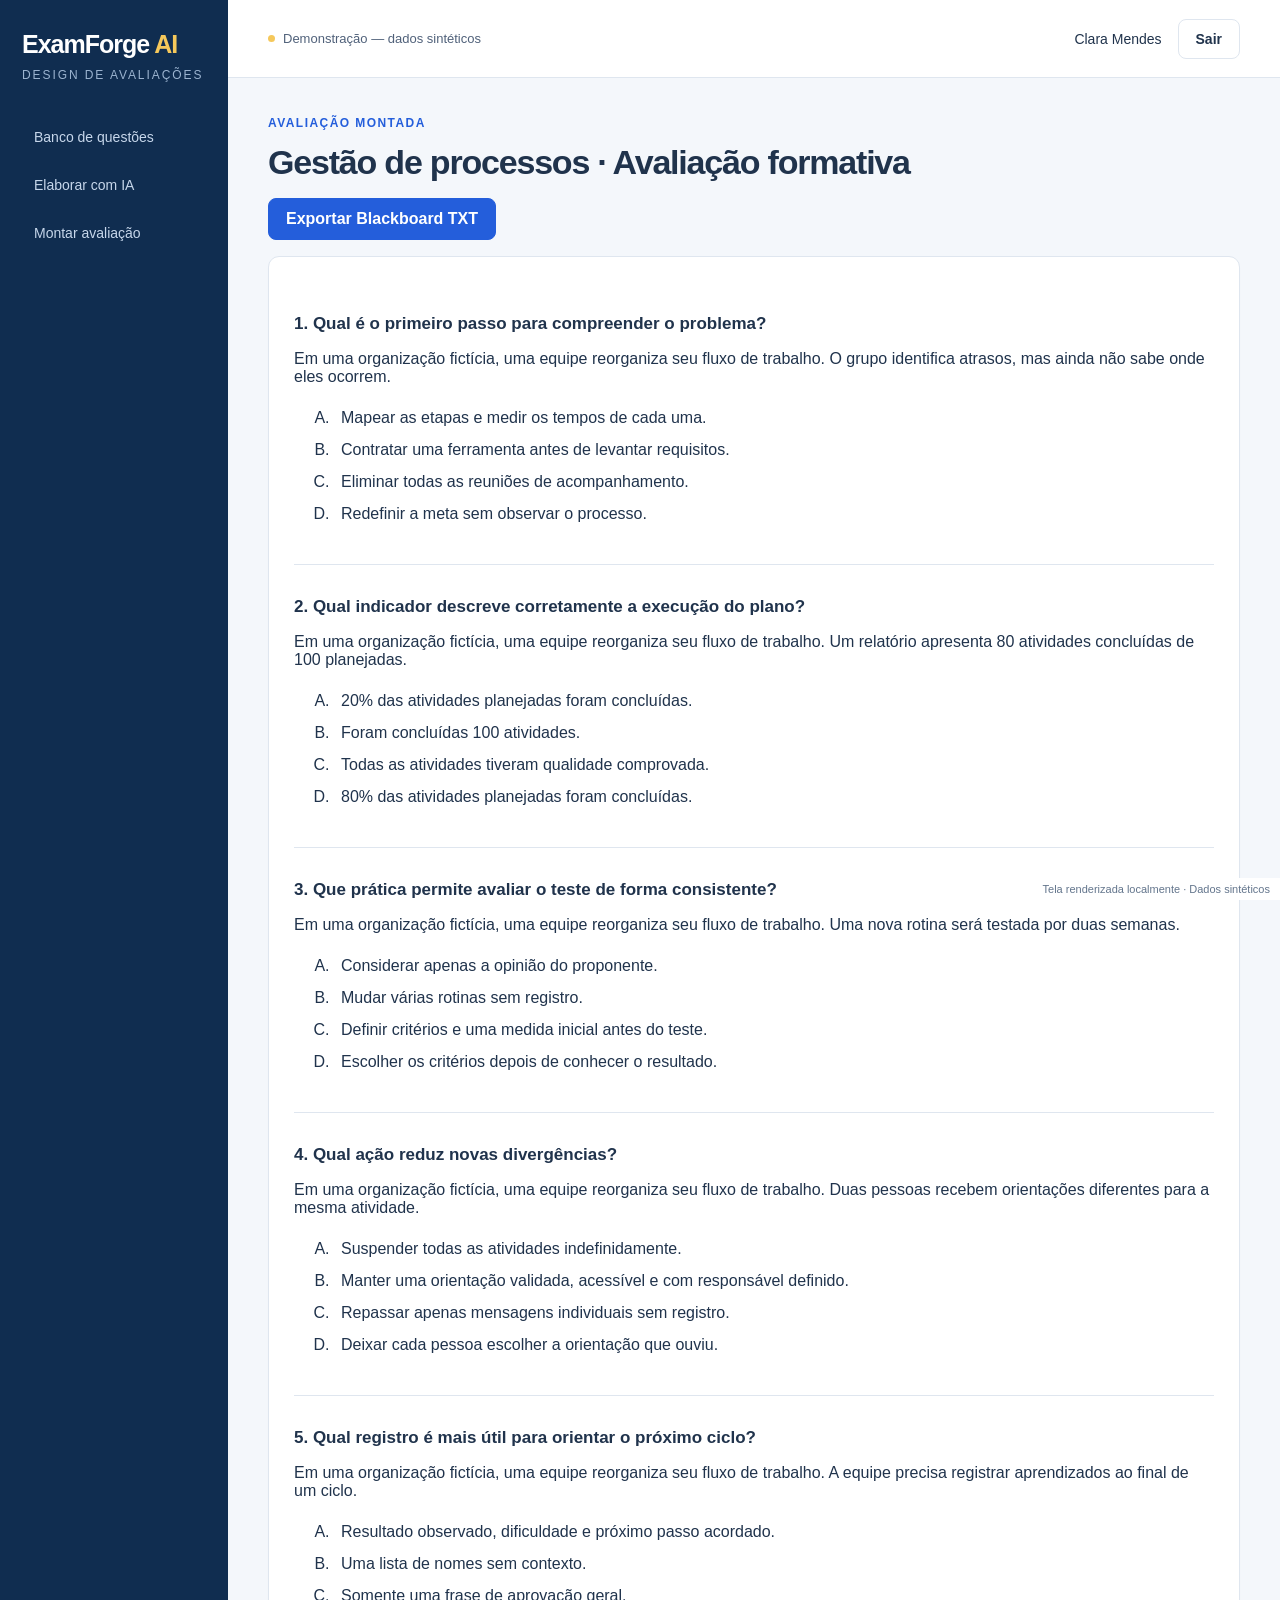
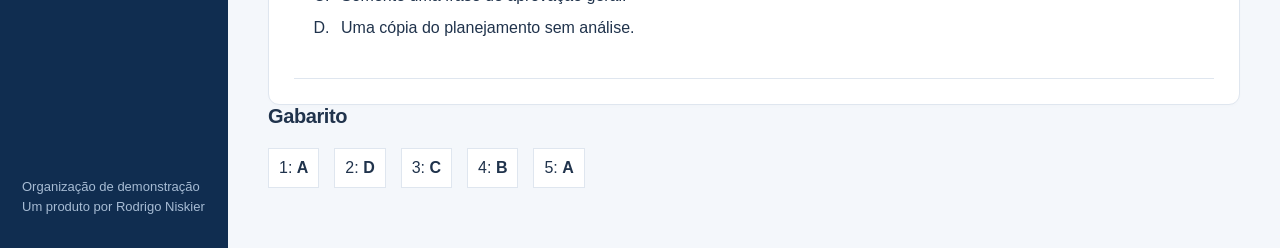
<file: dev-portfolio/screens/examforgeai-assessment.html>
<!doctype html><html lang="pt-BR"><head><meta charset="utf-8"><meta name="viewport" content="width=device-width,initial-scale=1"><meta name="theme-color" content="#102d50"><title>ExamForgeAI</title><link rel="icon" href="/static/favicon.svg"><style>
:root{--navy:#102d50;--blue:#245edb;--ink:#20334c;--muted:#63758c;--line:#dfe6ef;--paper:#f4f7fb;--yellow:#f5c85b;font-family:Inter,Arial,sans-serif;color:var(--ink);background:var(--paper);font-size:16px}*{box-sizing:border-box}body{margin:0}a{color:var(--blue);text-decoration:none}a:hover{text-decoration:underline}button,input,select,textarea{font:inherit}button,.button,.primary{display:inline-flex;align-items:center;justify-content:center;gap:8px;border:1px solid var(--line);border-radius:8px;padding:11px 17px;background:white;color:var(--ink);cursor:pointer;font-weight:600;text-decoration:none}button:hover,.button:hover{border-color:var(--blue)}.primary{background:var(--blue);border-color:var(--blue);color:white}button:disabled{opacity:.5;cursor:not-allowed}input,select,textarea{border:1px solid #cbd6e4;border-radius:7px;padding:11px;width:100%;background:white;color:var(--ink);max-width:100%}input[type=checkbox]{width:auto}textarea{resize:vertical}label{display:block;font-size:14px;font-weight:600;margin:14px 0 7px}.shell{display:grid;grid-template-columns:228px minmax(0,1fr);min-height:100vh}.sidebar{background:var(--navy);color:white;padding:30px 22px;display:flex;flex-direction:column}.brand{font-size:25px;letter-spacing:-1px;font-weight:800;color:inherit}.brand span{color:var(--yellow)}.product-label{font-size:12px;letter-spacing:.16em;text-transform:uppercase;color:#9cb4d0;margin:9px 0 35px}.sidebar nav{display:grid;gap:8px}.sidebar nav a{color:#c7d7eb;padding:12px;border-radius:7px;font-size:14px}.sidebar nav a:hover{background:#21436a;color:white;text-decoration:none}.sidebar .foot{margin-top:auto;padding-top:35px;color:#a7bcd4;font-size:13px;line-height:1.6}.workspace{min-width:0}.topbar{height:78px;padding:0 40px;background:white;border-bottom:1px solid var(--line);display:flex;align-items:center;justify-content:space-between;gap:16px}.top-actions{display:flex;align-items:center;gap:16px;font-size:14px}.demo-badge{color:#50617a;font-size:13px;display:flex;align-items:center;gap:8px}.demo-badge:before{content:'';width:7px;height:7px;background:var(--yellow);border-radius:50%}main.container{max-width:1500px;margin:auto;padding:38px 40px 60px}.eyebrow{text-transform:uppercase;color:var(--blue);font-weight:700;letter-spacing:.12em;font-size:12px;margin:0 0 12px}h1{font-size:34px;letter-spacing:-1.2px;line-height:1.18;margin:8px 0 12px}h2{font-size:20px;letter-spacing:-.4px;margin:0 0 20px}h3{font-size:17px;margin:14px 0 10px}.lead{font-size:16px;color:var(--muted);line-height:1.65;max-width:760px;margin:0 0 28px}.muted{color:var(--muted);font-size:14px}.page-head{display:flex;justify-content:space-between;align-items:center;gap:18px;margin-bottom:26px}.page-head .lead{margin:0}.grid{display:grid;grid-template-columns:repeat(2,minmax(0,1fr));gap:22px}.grid.three{grid-template-columns:repeat(3,minmax(0,1fr))}.card,.paper{background:white;border:1px solid var(--line);border-radius:11px;padding:25px;box-shadow:0 2px 3px #102d5003}.card p{line-height:1.6}.stats{display:grid;grid-template-columns:repeat(4,minmax(0,1fr));gap:18px;margin:25px 0}.stats>div,.stat{background:white;border:1px solid var(--line);border-radius:10px;padding:23px}.stats strong{display:block;font-size:32px;letter-spacing:-1px;color:var(--navy)}.stats span{display:block;font-size:14px;color:var(--muted);margin-top:8px}.pill{display:inline-block;background:#edf3ff;color:#2456a5;border-radius:5px;padding:5px 8px;font-size:12px;white-space:nowrap}.pill.APPROVED,.pill.RESOLVED{background:#e6f5ef;color:#217557}.pill.PENDING,.pill.IN_PROGRESS{background:#fff5da;color:#92690a}.pill.REJECTED{background:#fceced;color:#b14855}.filters{display:flex;flex-wrap:wrap;gap:10px;margin:25px 0}.filters input{flex:2;min-width:180px}.filters select{flex:1;min-width:140px}.table-wrap{overflow-x:auto}table{width:100%;border-collapse:collapse;font-size:14px}th{text-align:left;padding:13px 12px;background:#f7f9fc;font-size:12px;color:var(--muted);font-weight:600;white-space:nowrap}td{padding:16px 12px;border-bottom:1px solid #edf1f6;vertical-align:middle}td small{display:block;color:var(--muted);font-size:12px;margin-top:5px}tr:last-child td{border-bottom:0}.table article{display:grid;grid-template-columns:1fr 1.6fr;gap:20px;padding:17px 0;border-bottom:1px solid var(--line)}.table span{display:block;font-size:13px;color:var(--muted);margin-top:5px}.bar{margin:18px 0;font-size:14px}.bar-label{display:flex;justify-content:space-between;margin-bottom:9px}.bar-track{height:7px;background:#edf1f6;border-radius:4px}.bar-fill{height:7px;background:var(--blue);border-radius:4px}.notice{background:#eaf2ff;border-left:3px solid var(--blue);padding:14px 18px;border-radius:4px;margin-bottom:22px;font-size:14px}.split{display:grid;grid-template-columns:1fr 1fr;gap:60px;align-items:center;min-height:65vh}.split h1{font-size:46px;line-height:1.15}.login-options{display:grid;gap:12px}.login-options button{width:100%;justify-content:space-between;padding:18px}.role-caption{font-size:13px;color:var(--muted);font-weight:400}.option{padding:15px;background:#f7f9fc;border:1px solid var(--line);border-radius:7px;margin:10px 0}.option input{margin:5px 0}pre{white-space:pre-wrap;font:14px/1.7 inherit}.errorlist{color:#b33243;padding-left:20px;font-size:14px}.question{padding:18px 0;border-bottom:1px solid var(--line)}.question li{padding:7px}.key{display:flex;gap:15px;flex-wrap:wrap}.key span{background:white;border:1px solid var(--line);padding:10px}.section-space{margin-top:28px}.avatar{display:inline-grid;place-items:center;width:34px;height:34px;background:#e8effb;color:#245edb;border-radius:50%;font-size:13px;font-weight:700;margin-right:10px}.actions{display:flex;gap:10px;flex-wrap:wrap}.empty{padding:30px;text-align:center;color:var(--muted)}:focus-visible{outline:3px solid #edb93c;outline-offset:3px}
@media(min-width:1250px){.grid.analytics{grid-template-columns:minmax(0,2fr) minmax(270px,1fr)}}@media(max-width:1000px){.shell{grid-template-columns:185px minmax(0,1fr)}main.container{padding:28px 24px}.topbar{padding:0 24px}.stats{grid-template-columns:repeat(2,minmax(0,1fr))}.grid.three{grid-template-columns:repeat(2,minmax(0,1fr))}.split{gap:25px}.split h1{font-size:36px}}
@media(max-width:700px){.shell{display:block}.sidebar{padding:18px 20px}.product-label,.sidebar .foot{display:none}.sidebar nav{display:flex;overflow:auto;margin-top:14px;gap:3px}.sidebar nav a{white-space:nowrap;padding:8px}.topbar{height:auto;min-height:64px;padding:14px 20px;flex-wrap:wrap}.top-actions{font-size:12px;gap:10px}main.container{padding:28px 18px}.grid,.grid.three,.split{grid-template-columns:1fr}.split{min-height:0}.split h1{font-size:34px}h1{font-size:29px}.page-head{align-items:flex-start;flex-direction:column}.stats{gap:10px}.stats>div{padding:17px}.stats strong{font-size:27px}.card{padding:19px}.filters{gap:8px}.demo-badge{font-size:12px}}
</style></head><body><div style="position:fixed;bottom:0;right:0;z-index:20;font:11px Arial;padding:5px 10px;background:white;color:#63758c">Tela renderizada localmente · Dados sintéticos</div><div class="shell"><aside class="sidebar"><a class="brand" href="/">ExamForge<span> AI</span></a><div class="product-label">Design de avaliações</div><nav><a href="/">Banco de questões</a><a href="/questions/new/">Elaborar com IA</a><a href="/assessments/new/">Montar avaliação</a></nav><div class="foot">Organização de demonstração<br>Um produto por Rodrigo Niskier</div></aside><div class="workspace"><header class="topbar"><span class="demo-badge">Demonstração — dados sintéticos</span><div class="top-actions"><span>Clara Mendes</span><div class="static-form"><button>Sair</button></div></div></header><main class="container"><p class="eyebrow">Avaliação montada</p><h1>Gestão de processos · Avaliação formativa</h1><p><a class="primary" href="/assessments/1/blackboard.txt">Exportar Blackboard TXT</a></p><section class="paper"><article class="question"><h3>1. Qual é o primeiro passo para compreender o problema?</h3><p>Em uma organização fictícia, uma equipe reorganiza seu fluxo de trabalho. O grupo identifica atrasos, mas ainda não sabe onde eles ocorrem.</p><ol type="A"><li>Mapear as etapas e medir os tempos de cada uma.</li><li>Contratar uma ferramenta antes de levantar requisitos.</li><li>Eliminar todas as reuniões de acompanhamento.</li><li>Redefinir a meta sem observar o processo.</li></ol></article><article class="question"><h3>2. Qual indicador descreve corretamente a execução do plano?</h3><p>Em uma organização fictícia, uma equipe reorganiza seu fluxo de trabalho. Um relatório apresenta 80 atividades concluídas de 100 planejadas.</p><ol type="A"><li>20% das atividades planejadas foram concluídas.</li><li>Foram concluídas 100 atividades.</li><li>Todas as atividades tiveram qualidade comprovada.</li><li>80% das atividades planejadas foram concluídas.</li></ol></article><article class="question"><h3>3. Que prática permite avaliar o teste de forma consistente?</h3><p>Em uma organização fictícia, uma equipe reorganiza seu fluxo de trabalho. Uma nova rotina será testada por duas semanas.</p><ol type="A"><li>Considerar apenas a opinião do proponente.</li><li>Mudar várias rotinas sem registro.</li><li>Definir critérios e uma medida inicial antes do teste.</li><li>Escolher os critérios depois de conhecer o resultado.</li></ol></article><article class="question"><h3>4. Qual ação reduz novas divergências?</h3><p>Em uma organização fictícia, uma equipe reorganiza seu fluxo de trabalho. Duas pessoas recebem orientações diferentes para a mesma atividade.</p><ol type="A"><li>Suspender todas as atividades indefinidamente.</li><li>Manter uma orientação validada, acessível e com responsável definido.</li><li>Repassar apenas mensagens individuais sem registro.</li><li>Deixar cada pessoa escolher a orientação que ouviu.</li></ol></article><article class="question"><h3>5. Qual registro é mais útil para orientar o próximo ciclo?</h3><p>Em uma organização fictícia, uma equipe reorganiza seu fluxo de trabalho. A equipe precisa registrar aprendizados ao final de um ciclo.</p><ol type="A"><li>Resultado observado, dificuldade e próximo passo acordado.</li><li>Uma lista de nomes sem contexto.</li><li>Somente uma frase de aprovação geral.</li><li>Uma cópia do planejamento sem análise.</li></ol></article></section><h2>Gabarito</h2><div class="key"><span>1: <strong>A</strong></span><span>2: <strong>D</strong></span><span>3: <strong>C</strong></span><span>4: <strong>B</strong></span><span>5: <strong>A</strong></span></div></main></div></div></body></html>
</file>
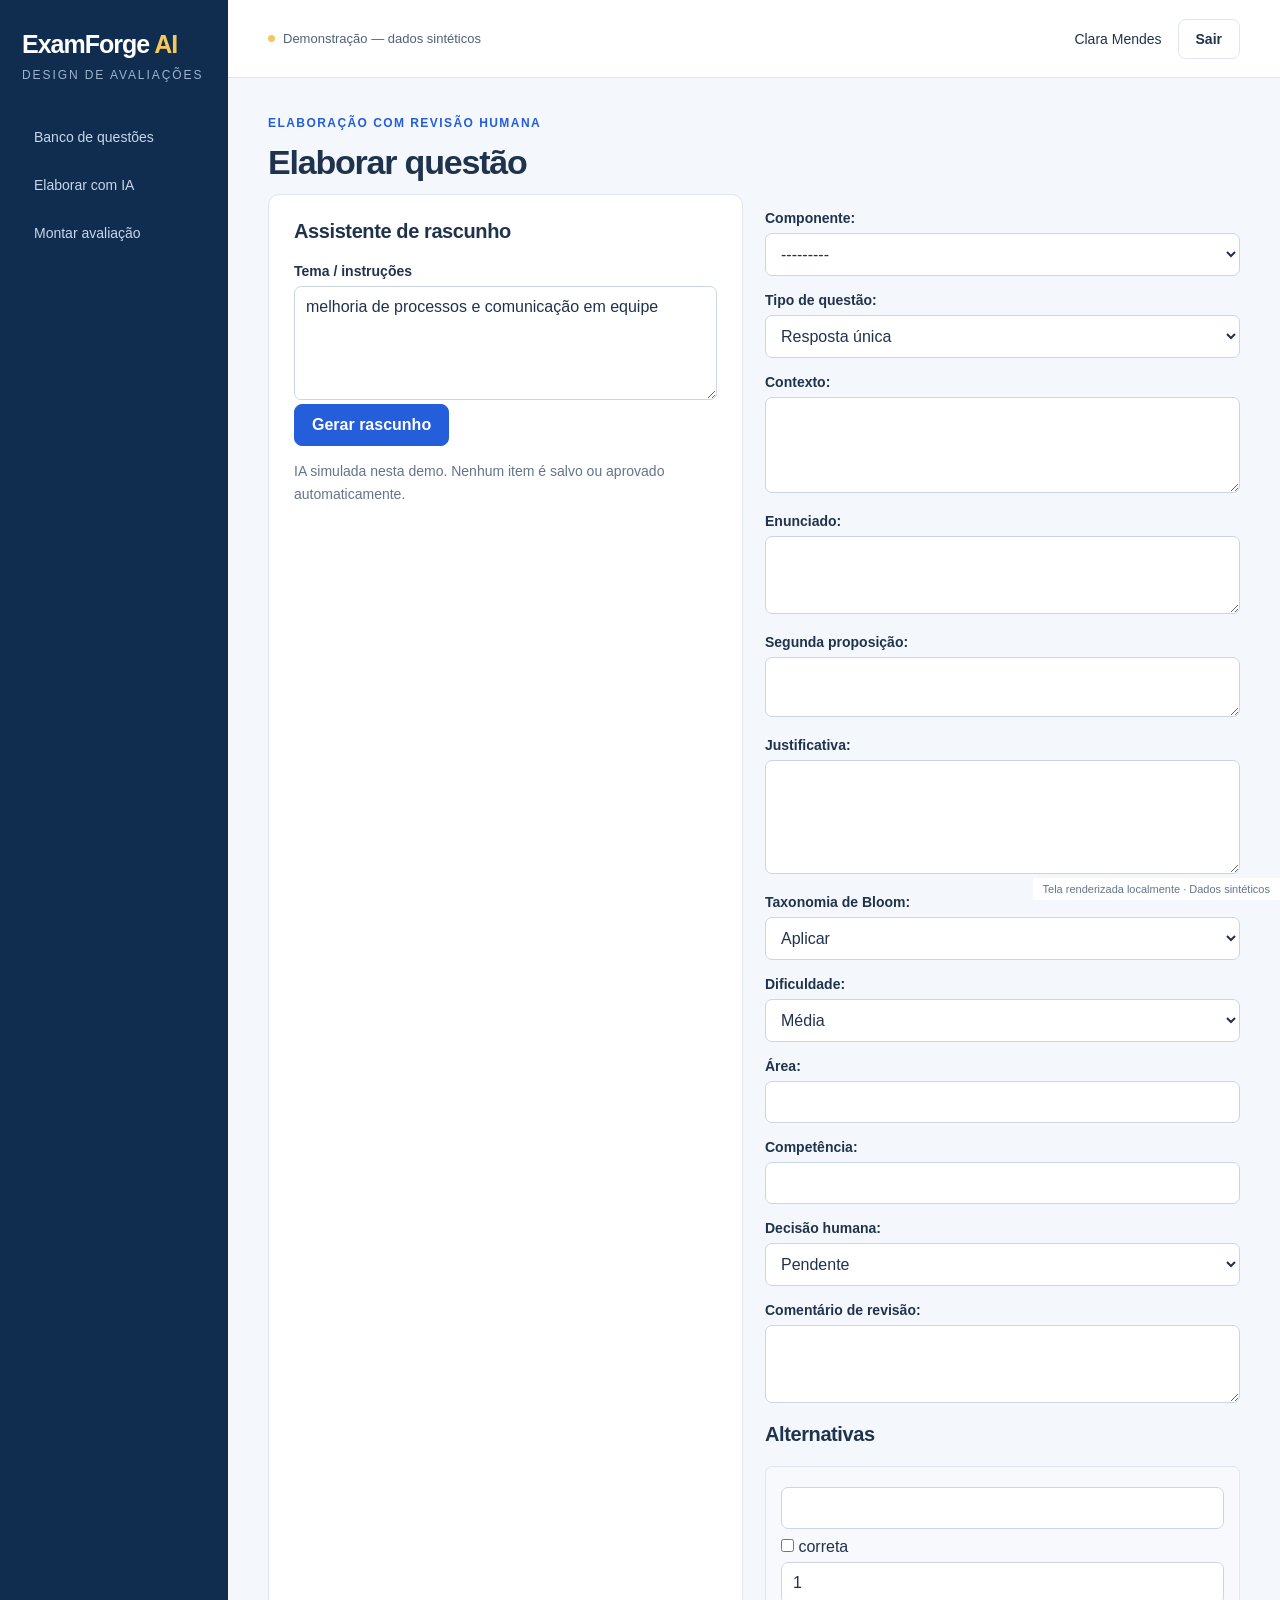
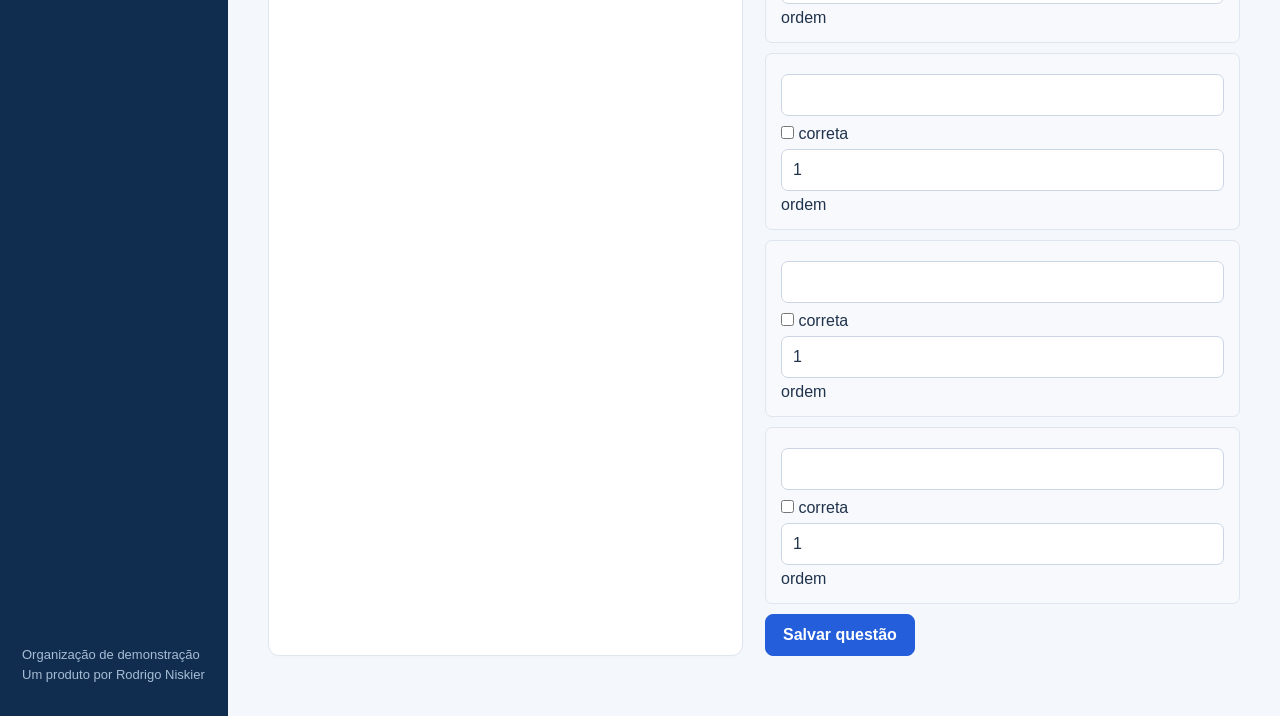
<file: dev-portfolio/screens/examforgeai-authoring.html>
<!doctype html><html lang="pt-BR"><head><meta charset="utf-8"><meta name="viewport" content="width=device-width,initial-scale=1"><meta name="theme-color" content="#102d50"><title>ExamForgeAI</title><link rel="icon" href="/static/favicon.svg"><style>
:root{--navy:#102d50;--blue:#245edb;--ink:#20334c;--muted:#63758c;--line:#dfe6ef;--paper:#f4f7fb;--yellow:#f5c85b;font-family:Inter,Arial,sans-serif;color:var(--ink);background:var(--paper);font-size:16px}*{box-sizing:border-box}body{margin:0}a{color:var(--blue);text-decoration:none}a:hover{text-decoration:underline}button,input,select,textarea{font:inherit}button,.button,.primary{display:inline-flex;align-items:center;justify-content:center;gap:8px;border:1px solid var(--line);border-radius:8px;padding:11px 17px;background:white;color:var(--ink);cursor:pointer;font-weight:600;text-decoration:none}button:hover,.button:hover{border-color:var(--blue)}.primary{background:var(--blue);border-color:var(--blue);color:white}button:disabled{opacity:.5;cursor:not-allowed}input,select,textarea{border:1px solid #cbd6e4;border-radius:7px;padding:11px;width:100%;background:white;color:var(--ink);max-width:100%}input[type=checkbox]{width:auto}textarea{resize:vertical}label{display:block;font-size:14px;font-weight:600;margin:14px 0 7px}.shell{display:grid;grid-template-columns:228px minmax(0,1fr);min-height:100vh}.sidebar{background:var(--navy);color:white;padding:30px 22px;display:flex;flex-direction:column}.brand{font-size:25px;letter-spacing:-1px;font-weight:800;color:inherit}.brand span{color:var(--yellow)}.product-label{font-size:12px;letter-spacing:.16em;text-transform:uppercase;color:#9cb4d0;margin:9px 0 35px}.sidebar nav{display:grid;gap:8px}.sidebar nav a{color:#c7d7eb;padding:12px;border-radius:7px;font-size:14px}.sidebar nav a:hover{background:#21436a;color:white;text-decoration:none}.sidebar .foot{margin-top:auto;padding-top:35px;color:#a7bcd4;font-size:13px;line-height:1.6}.workspace{min-width:0}.topbar{height:78px;padding:0 40px;background:white;border-bottom:1px solid var(--line);display:flex;align-items:center;justify-content:space-between;gap:16px}.top-actions{display:flex;align-items:center;gap:16px;font-size:14px}.demo-badge{color:#50617a;font-size:13px;display:flex;align-items:center;gap:8px}.demo-badge:before{content:'';width:7px;height:7px;background:var(--yellow);border-radius:50%}main.container{max-width:1500px;margin:auto;padding:38px 40px 60px}.eyebrow{text-transform:uppercase;color:var(--blue);font-weight:700;letter-spacing:.12em;font-size:12px;margin:0 0 12px}h1{font-size:34px;letter-spacing:-1.2px;line-height:1.18;margin:8px 0 12px}h2{font-size:20px;letter-spacing:-.4px;margin:0 0 20px}h3{font-size:17px;margin:14px 0 10px}.lead{font-size:16px;color:var(--muted);line-height:1.65;max-width:760px;margin:0 0 28px}.muted{color:var(--muted);font-size:14px}.page-head{display:flex;justify-content:space-between;align-items:center;gap:18px;margin-bottom:26px}.page-head .lead{margin:0}.grid{display:grid;grid-template-columns:repeat(2,minmax(0,1fr));gap:22px}.grid.three{grid-template-columns:repeat(3,minmax(0,1fr))}.card,.paper{background:white;border:1px solid var(--line);border-radius:11px;padding:25px;box-shadow:0 2px 3px #102d5003}.card p{line-height:1.6}.stats{display:grid;grid-template-columns:repeat(4,minmax(0,1fr));gap:18px;margin:25px 0}.stats>div,.stat{background:white;border:1px solid var(--line);border-radius:10px;padding:23px}.stats strong{display:block;font-size:32px;letter-spacing:-1px;color:var(--navy)}.stats span{display:block;font-size:14px;color:var(--muted);margin-top:8px}.pill{display:inline-block;background:#edf3ff;color:#2456a5;border-radius:5px;padding:5px 8px;font-size:12px;white-space:nowrap}.pill.APPROVED,.pill.RESOLVED{background:#e6f5ef;color:#217557}.pill.PENDING,.pill.IN_PROGRESS{background:#fff5da;color:#92690a}.pill.REJECTED{background:#fceced;color:#b14855}.filters{display:flex;flex-wrap:wrap;gap:10px;margin:25px 0}.filters input{flex:2;min-width:180px}.filters select{flex:1;min-width:140px}.table-wrap{overflow-x:auto}table{width:100%;border-collapse:collapse;font-size:14px}th{text-align:left;padding:13px 12px;background:#f7f9fc;font-size:12px;color:var(--muted);font-weight:600;white-space:nowrap}td{padding:16px 12px;border-bottom:1px solid #edf1f6;vertical-align:middle}td small{display:block;color:var(--muted);font-size:12px;margin-top:5px}tr:last-child td{border-bottom:0}.table article{display:grid;grid-template-columns:1fr 1.6fr;gap:20px;padding:17px 0;border-bottom:1px solid var(--line)}.table span{display:block;font-size:13px;color:var(--muted);margin-top:5px}.bar{margin:18px 0;font-size:14px}.bar-label{display:flex;justify-content:space-between;margin-bottom:9px}.bar-track{height:7px;background:#edf1f6;border-radius:4px}.bar-fill{height:7px;background:var(--blue);border-radius:4px}.notice{background:#eaf2ff;border-left:3px solid var(--blue);padding:14px 18px;border-radius:4px;margin-bottom:22px;font-size:14px}.split{display:grid;grid-template-columns:1fr 1fr;gap:60px;align-items:center;min-height:65vh}.split h1{font-size:46px;line-height:1.15}.login-options{display:grid;gap:12px}.login-options button{width:100%;justify-content:space-between;padding:18px}.role-caption{font-size:13px;color:var(--muted);font-weight:400}.option{padding:15px;background:#f7f9fc;border:1px solid var(--line);border-radius:7px;margin:10px 0}.option input{margin:5px 0}pre{white-space:pre-wrap;font:14px/1.7 inherit}.errorlist{color:#b33243;padding-left:20px;font-size:14px}.question{padding:18px 0;border-bottom:1px solid var(--line)}.question li{padding:7px}.key{display:flex;gap:15px;flex-wrap:wrap}.key span{background:white;border:1px solid var(--line);padding:10px}.section-space{margin-top:28px}.avatar{display:inline-grid;place-items:center;width:34px;height:34px;background:#e8effb;color:#245edb;border-radius:50%;font-size:13px;font-weight:700;margin-right:10px}.actions{display:flex;gap:10px;flex-wrap:wrap}.empty{padding:30px;text-align:center;color:var(--muted)}:focus-visible{outline:3px solid #edb93c;outline-offset:3px}
@media(min-width:1250px){.grid.analytics{grid-template-columns:minmax(0,2fr) minmax(270px,1fr)}}@media(max-width:1000px){.shell{grid-template-columns:185px minmax(0,1fr)}main.container{padding:28px 24px}.topbar{padding:0 24px}.stats{grid-template-columns:repeat(2,minmax(0,1fr))}.grid.three{grid-template-columns:repeat(2,minmax(0,1fr))}.split{gap:25px}.split h1{font-size:36px}}
@media(max-width:700px){.shell{display:block}.sidebar{padding:18px 20px}.product-label,.sidebar .foot{display:none}.sidebar nav{display:flex;overflow:auto;margin-top:14px;gap:3px}.sidebar nav a{white-space:nowrap;padding:8px}.topbar{height:auto;min-height:64px;padding:14px 20px;flex-wrap:wrap}.top-actions{font-size:12px;gap:10px}main.container{padding:28px 18px}.grid,.grid.three,.split{grid-template-columns:1fr}.split{min-height:0}.split h1{font-size:34px}h1{font-size:29px}.page-head{align-items:flex-start;flex-direction:column}.stats{gap:10px}.stats>div{padding:17px}.stats strong{font-size:27px}.card{padding:19px}.filters{gap:8px}.demo-badge{font-size:12px}}
</style></head><body><div style="position:fixed;bottom:0;right:0;z-index:20;font:11px Arial;padding:5px 10px;background:white;color:#63758c">Tela renderizada localmente · Dados sintéticos</div><div class="shell"><aside class="sidebar"><a class="brand" href="/">ExamForge<span> AI</span></a><div class="product-label">Design de avaliações</div><nav><a href="/">Banco de questões</a><a href="/questions/new/">Elaborar com IA</a><a href="/assessments/new/">Montar avaliação</a></nav><div class="foot">Organização de demonstração<br>Um produto por Rodrigo Niskier</div></aside><div class="workspace"><header class="topbar"><span class="demo-badge">Demonstração — dados sintéticos</span><div class="top-actions"><span>Clara Mendes</span><div class="static-form"><button>Sair</button></div></div></header><main class="container"><p class="eyebrow">Elaboração com revisão humana</p><h1>Elaborar questão</h1><div class="grid edit"><section class="card"><h2>Assistente de rascunho</h2><label for="ai-prompt">Tema / instruções</label><textarea id="ai-prompt" rows="5" placeholder="Ex.: melhoria de processos e comunicação em equipe">melhoria de processos e comunicação em equipe</textarea><button type="button" id="ai-button" class="primary">Gerar rascunho</button><p id="ai-status" class="muted">IA simulada nesta demo. Nenhum item é salvo ou aprovado automaticamente.</p></section><div class="static-form"><p>
    <label for="id_course">Componente:</label>
    <select name="course" required id="id_course">
  <option value="" selected>---------</option>

  <option value="3">Dados e tecnologia · Ciclo 2026 · Formação profissional</option>

  <option value="2">Educação e aprendizagem · Ciclo 2026 · Formação profissional</option>

  <option value="1">Gestão de processos · Ciclo 2026 · Formação profissional</option>

  <option value="4">Qualidade e comunicação · Ciclo 2026 · Formação profissional</option>

</select>
    
    
  </p>

  
  <p>
    <label for="id_question_type">Tipo de questão:</label>
    <select name="question_type" id="id_question_type">
  <option value="SINGLE" selected>Resposta única</option>

  <option value="MULTI">Múltiplas afirmações</option>

  <option value="ASSERTION">Asserção–razão</option>

</select>
    
    
  </p>

  
  <p>
    <label for="id_context">Contexto:</label>
    <textarea name="context" cols="40" rows="4" id="id_context">
</textarea>
    
    
  </p>

  
  <p>
    <label for="id_stem">Enunciado:</label>
    <textarea name="stem" cols="40" rows="3" required id="id_stem">
</textarea>
    
    
  </p>

  
  <p>
    <label for="id_proposition_two">Segunda proposição:</label>
    <textarea name="proposition_two" cols="40" rows="2" id="id_proposition_two">
</textarea>
    
    
  </p>

  
  <p>
    <label for="id_rationale">Justificativa:</label>
    <textarea name="rationale" cols="40" rows="5" required id="id_rationale">
</textarea>
    
    
  </p>

  
  <p>
    <label for="id_bloom">Taxonomia de Bloom:</label>
    <select name="bloom" id="id_bloom">
  <option value="REMEMBER">Lembrar</option>

  <option value="UNDERSTAND">Compreender</option>

  <option value="APPLY" selected>Aplicar</option>

  <option value="ANALYZE">Analisar</option>

  <option value="EVALUATE">Avaliar</option>

  <option value="CREATE">Criar</option>

</select>
    
    
  </p>

  
  <p>
    <label for="id_difficulty">Dificuldade:</label>
    <select name="difficulty" id="id_difficulty">
  <option value="EASY">Fácil</option>

  <option value="MEDIUM" selected>Média</option>

  <option value="HARD">Difícil</option>

</select>
    
    
  </p>

  
  <p>
    <label for="id_primary_area">Área:</label>
    <input type="text" name="primary_area" maxlength="120" id="id_primary_area">
    
    
  </p>

  
  <p>
    <label for="id_competency">Competência:</label>
    <input type="text" name="competency" maxlength="240" id="id_competency">
    
    
  </p>

  
  <p>
    <label for="id_status">Decisão humana:</label>
    <select name="status" id="id_status">
  <option value="PENDING" selected>Pendente</option>

  <option value="APPROVED">Aprovada</option>

  <option value="REJECTED">Rejeitada</option>

</select>
    
    
  </p>

  
  <p>
    <label for="id_review_comment">Comentário de revisão:</label>
    <textarea name="review_comment" cols="40" rows="3" id="id_review_comment">
</textarea>
    
    
      
    
  </p><h2>Alternativas</h2><input type="hidden" name="options-TOTAL_FORMS" value="4" id="id_options-TOTAL_FORMS"><input type="hidden" name="options-INITIAL_FORMS" value="0" id="id_options-INITIAL_FORMS"><input type="hidden" name="options-MIN_NUM_FORMS" value="2" id="id_options-MIN_NUM_FORMS"><input type="hidden" name="options-MAX_NUM_FORMS" value="1000" id="id_options-MAX_NUM_FORMS"><div class="option"><input type="hidden" name="options-0-id" id="id_options-0-id"><input type="text" name="options-0-text" maxlength="700" id="id_options-0-text"><input type="checkbox" name="options-0-is_correct" id="id_options-0-is_correct"> correta <input type="number" name="options-0-order" value="1" min="0" id="id_options-0-order"> ordem </div><div class="option"><input type="hidden" name="options-1-id" id="id_options-1-id"><input type="text" name="options-1-text" maxlength="700" id="id_options-1-text"><input type="checkbox" name="options-1-is_correct" id="id_options-1-is_correct"> correta <input type="number" name="options-1-order" value="1" min="0" id="id_options-1-order"> ordem </div><div class="option"><input type="hidden" name="options-2-id" id="id_options-2-id"><input type="text" name="options-2-text" maxlength="700" id="id_options-2-text"><input type="checkbox" name="options-2-is_correct" id="id_options-2-is_correct"> correta <input type="number" name="options-2-order" value="1" min="0" id="id_options-2-order"> ordem </div><div class="option"><input type="hidden" name="options-3-id" id="id_options-3-id"><input type="text" name="options-3-text" maxlength="700" id="id_options-3-text"><input type="checkbox" name="options-3-is_correct" id="id_options-3-is_correct"> correta <input type="number" name="options-3-order" value="1" min="0" id="id_options-3-order"> ordem </div><button class="primary">Salvar questão</button></div></div></main></div></div></body></html>
</file>
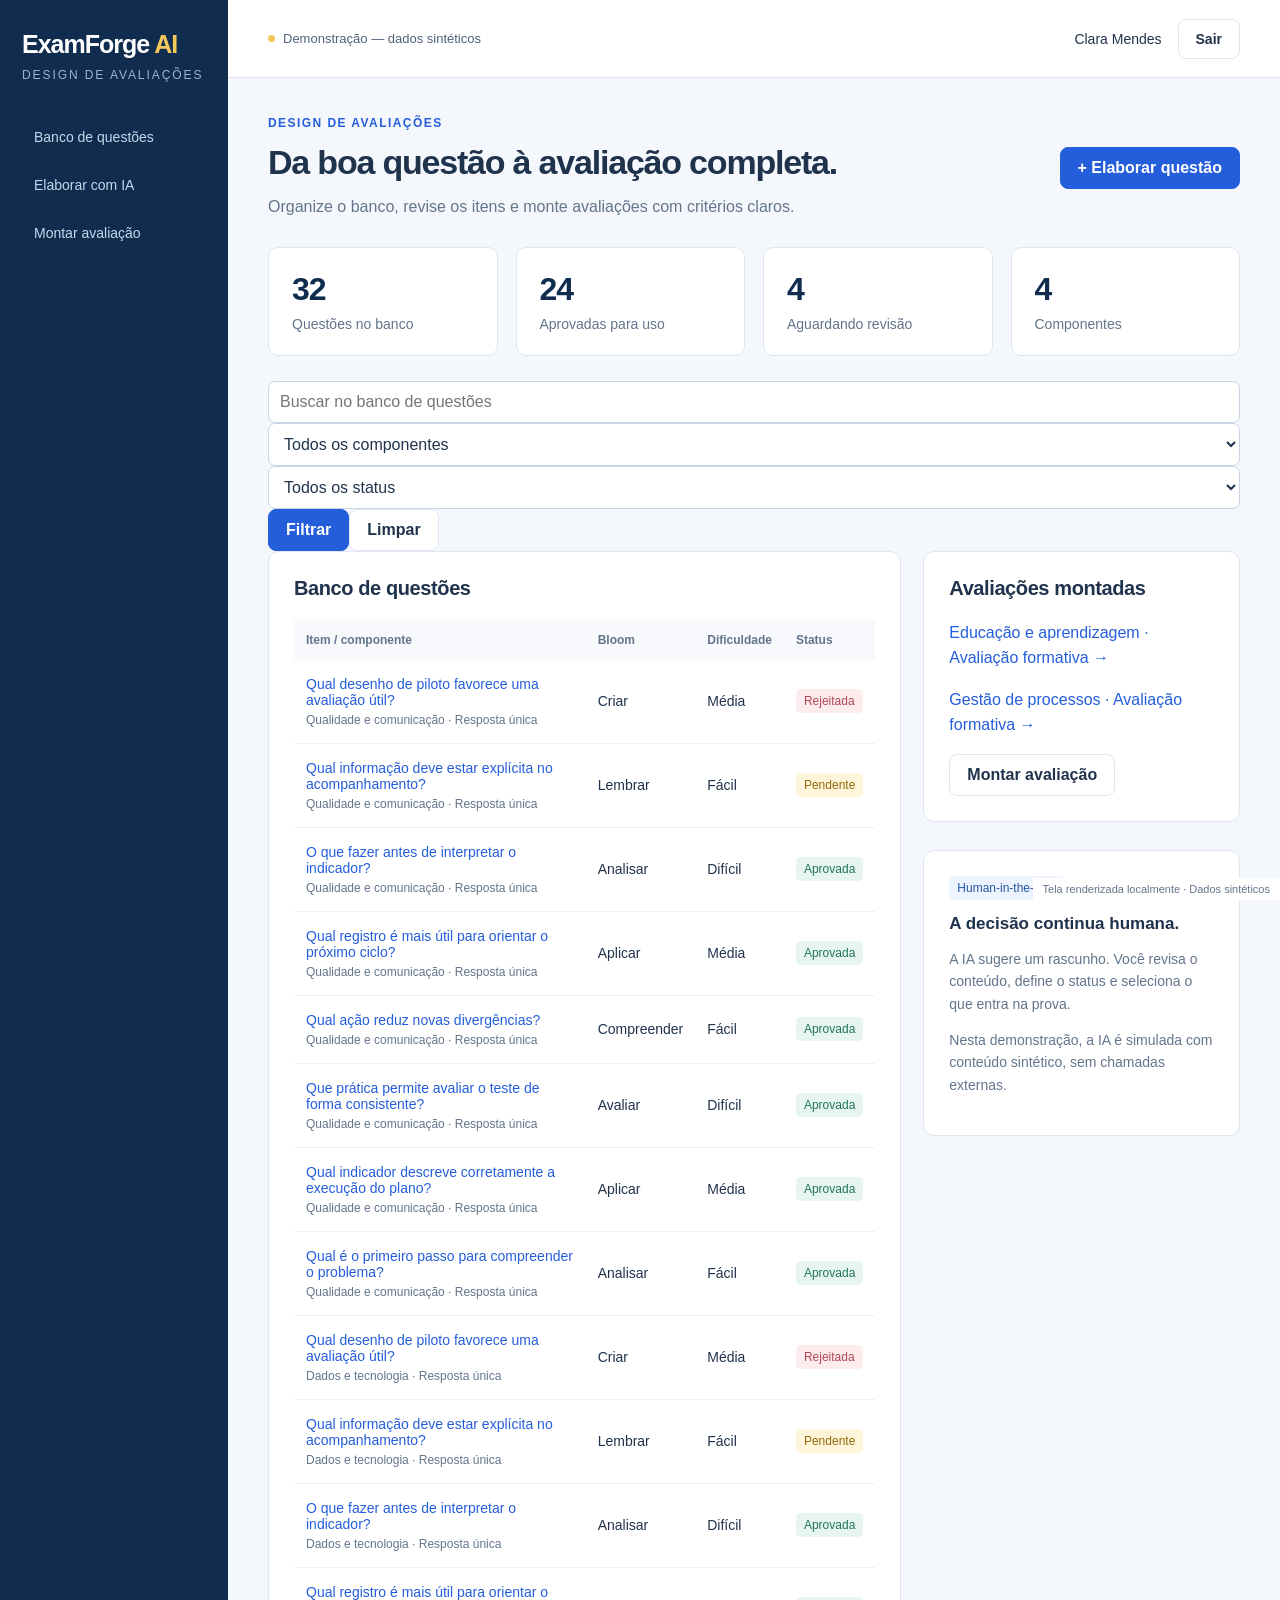
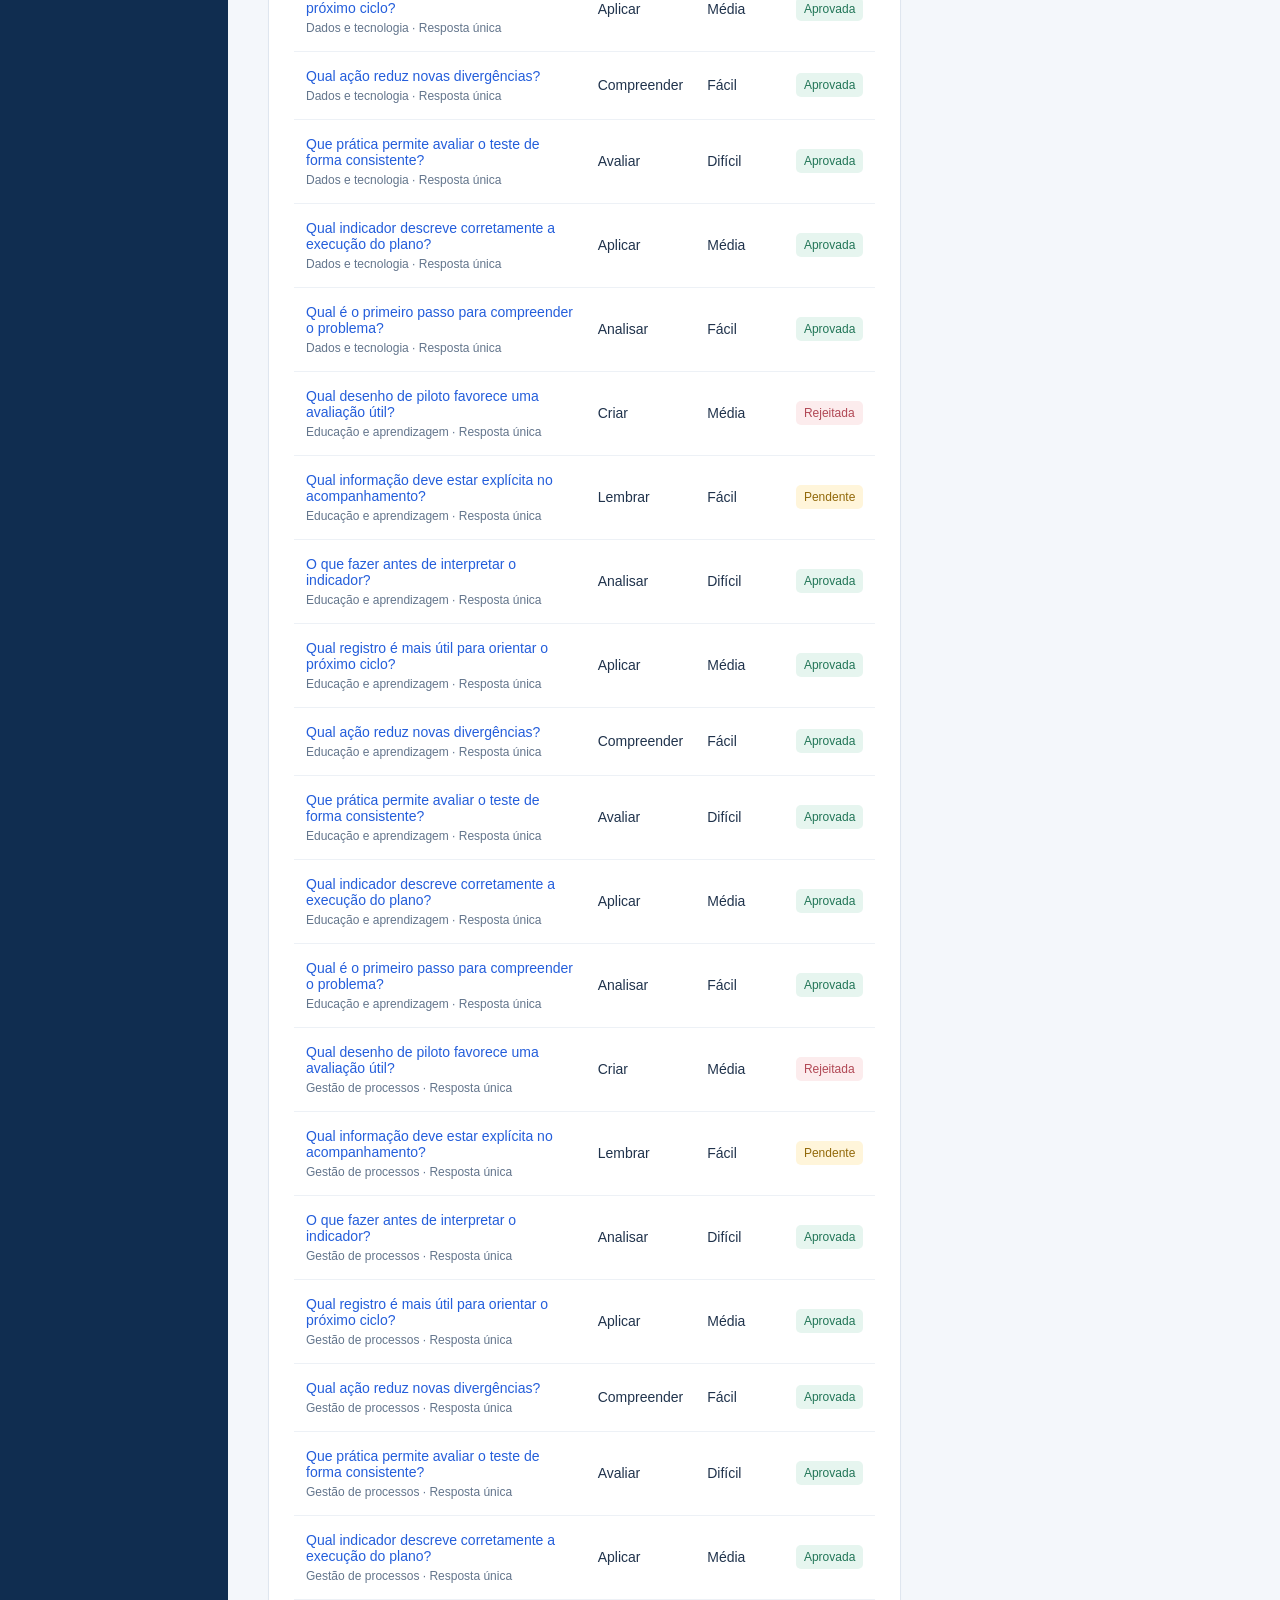
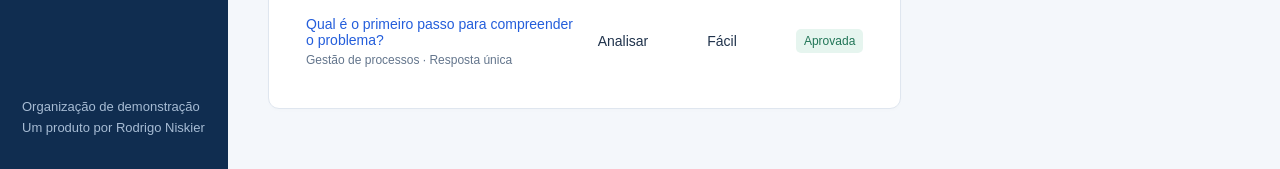
<file: dev-portfolio/screens/examforgeai-bank.html>
<!doctype html><html lang="pt-BR"><head><meta charset="utf-8"><meta name="viewport" content="width=device-width,initial-scale=1"><meta name="theme-color" content="#102d50"><title>ExamForgeAI</title><link rel="icon" href="/static/favicon.svg"><style>
:root{--navy:#102d50;--blue:#245edb;--ink:#20334c;--muted:#63758c;--line:#dfe6ef;--paper:#f4f7fb;--yellow:#f5c85b;font-family:Inter,Arial,sans-serif;color:var(--ink);background:var(--paper);font-size:16px}*{box-sizing:border-box}body{margin:0}a{color:var(--blue);text-decoration:none}a:hover{text-decoration:underline}button,input,select,textarea{font:inherit}button,.button,.primary{display:inline-flex;align-items:center;justify-content:center;gap:8px;border:1px solid var(--line);border-radius:8px;padding:11px 17px;background:white;color:var(--ink);cursor:pointer;font-weight:600;text-decoration:none}button:hover,.button:hover{border-color:var(--blue)}.primary{background:var(--blue);border-color:var(--blue);color:white}button:disabled{opacity:.5;cursor:not-allowed}input,select,textarea{border:1px solid #cbd6e4;border-radius:7px;padding:11px;width:100%;background:white;color:var(--ink);max-width:100%}input[type=checkbox]{width:auto}textarea{resize:vertical}label{display:block;font-size:14px;font-weight:600;margin:14px 0 7px}.shell{display:grid;grid-template-columns:228px minmax(0,1fr);min-height:100vh}.sidebar{background:var(--navy);color:white;padding:30px 22px;display:flex;flex-direction:column}.brand{font-size:25px;letter-spacing:-1px;font-weight:800;color:inherit}.brand span{color:var(--yellow)}.product-label{font-size:12px;letter-spacing:.16em;text-transform:uppercase;color:#9cb4d0;margin:9px 0 35px}.sidebar nav{display:grid;gap:8px}.sidebar nav a{color:#c7d7eb;padding:12px;border-radius:7px;font-size:14px}.sidebar nav a:hover{background:#21436a;color:white;text-decoration:none}.sidebar .foot{margin-top:auto;padding-top:35px;color:#a7bcd4;font-size:13px;line-height:1.6}.workspace{min-width:0}.topbar{height:78px;padding:0 40px;background:white;border-bottom:1px solid var(--line);display:flex;align-items:center;justify-content:space-between;gap:16px}.top-actions{display:flex;align-items:center;gap:16px;font-size:14px}.demo-badge{color:#50617a;font-size:13px;display:flex;align-items:center;gap:8px}.demo-badge:before{content:'';width:7px;height:7px;background:var(--yellow);border-radius:50%}main.container{max-width:1500px;margin:auto;padding:38px 40px 60px}.eyebrow{text-transform:uppercase;color:var(--blue);font-weight:700;letter-spacing:.12em;font-size:12px;margin:0 0 12px}h1{font-size:34px;letter-spacing:-1.2px;line-height:1.18;margin:8px 0 12px}h2{font-size:20px;letter-spacing:-.4px;margin:0 0 20px}h3{font-size:17px;margin:14px 0 10px}.lead{font-size:16px;color:var(--muted);line-height:1.65;max-width:760px;margin:0 0 28px}.muted{color:var(--muted);font-size:14px}.page-head{display:flex;justify-content:space-between;align-items:center;gap:18px;margin-bottom:26px}.page-head .lead{margin:0}.grid{display:grid;grid-template-columns:repeat(2,minmax(0,1fr));gap:22px}.grid.three{grid-template-columns:repeat(3,minmax(0,1fr))}.card,.paper{background:white;border:1px solid var(--line);border-radius:11px;padding:25px;box-shadow:0 2px 3px #102d5003}.card p{line-height:1.6}.stats{display:grid;grid-template-columns:repeat(4,minmax(0,1fr));gap:18px;margin:25px 0}.stats>div,.stat{background:white;border:1px solid var(--line);border-radius:10px;padding:23px}.stats strong{display:block;font-size:32px;letter-spacing:-1px;color:var(--navy)}.stats span{display:block;font-size:14px;color:var(--muted);margin-top:8px}.pill{display:inline-block;background:#edf3ff;color:#2456a5;border-radius:5px;padding:5px 8px;font-size:12px;white-space:nowrap}.pill.APPROVED,.pill.RESOLVED{background:#e6f5ef;color:#217557}.pill.PENDING,.pill.IN_PROGRESS{background:#fff5da;color:#92690a}.pill.REJECTED{background:#fceced;color:#b14855}.filters{display:flex;flex-wrap:wrap;gap:10px;margin:25px 0}.filters input{flex:2;min-width:180px}.filters select{flex:1;min-width:140px}.table-wrap{overflow-x:auto}table{width:100%;border-collapse:collapse;font-size:14px}th{text-align:left;padding:13px 12px;background:#f7f9fc;font-size:12px;color:var(--muted);font-weight:600;white-space:nowrap}td{padding:16px 12px;border-bottom:1px solid #edf1f6;vertical-align:middle}td small{display:block;color:var(--muted);font-size:12px;margin-top:5px}tr:last-child td{border-bottom:0}.table article{display:grid;grid-template-columns:1fr 1.6fr;gap:20px;padding:17px 0;border-bottom:1px solid var(--line)}.table span{display:block;font-size:13px;color:var(--muted);margin-top:5px}.bar{margin:18px 0;font-size:14px}.bar-label{display:flex;justify-content:space-between;margin-bottom:9px}.bar-track{height:7px;background:#edf1f6;border-radius:4px}.bar-fill{height:7px;background:var(--blue);border-radius:4px}.notice{background:#eaf2ff;border-left:3px solid var(--blue);padding:14px 18px;border-radius:4px;margin-bottom:22px;font-size:14px}.split{display:grid;grid-template-columns:1fr 1fr;gap:60px;align-items:center;min-height:65vh}.split h1{font-size:46px;line-height:1.15}.login-options{display:grid;gap:12px}.login-options button{width:100%;justify-content:space-between;padding:18px}.role-caption{font-size:13px;color:var(--muted);font-weight:400}.option{padding:15px;background:#f7f9fc;border:1px solid var(--line);border-radius:7px;margin:10px 0}.option input{margin:5px 0}pre{white-space:pre-wrap;font:14px/1.7 inherit}.errorlist{color:#b33243;padding-left:20px;font-size:14px}.question{padding:18px 0;border-bottom:1px solid var(--line)}.question li{padding:7px}.key{display:flex;gap:15px;flex-wrap:wrap}.key span{background:white;border:1px solid var(--line);padding:10px}.section-space{margin-top:28px}.avatar{display:inline-grid;place-items:center;width:34px;height:34px;background:#e8effb;color:#245edb;border-radius:50%;font-size:13px;font-weight:700;margin-right:10px}.actions{display:flex;gap:10px;flex-wrap:wrap}.empty{padding:30px;text-align:center;color:var(--muted)}:focus-visible{outline:3px solid #edb93c;outline-offset:3px}
@media(min-width:1250px){.grid.analytics{grid-template-columns:minmax(0,2fr) minmax(270px,1fr)}}@media(max-width:1000px){.shell{grid-template-columns:185px minmax(0,1fr)}main.container{padding:28px 24px}.topbar{padding:0 24px}.stats{grid-template-columns:repeat(2,minmax(0,1fr))}.grid.three{grid-template-columns:repeat(2,minmax(0,1fr))}.split{gap:25px}.split h1{font-size:36px}}
@media(max-width:700px){.shell{display:block}.sidebar{padding:18px 20px}.product-label,.sidebar .foot{display:none}.sidebar nav{display:flex;overflow:auto;margin-top:14px;gap:3px}.sidebar nav a{white-space:nowrap;padding:8px}.topbar{height:auto;min-height:64px;padding:14px 20px;flex-wrap:wrap}.top-actions{font-size:12px;gap:10px}main.container{padding:28px 18px}.grid,.grid.three,.split{grid-template-columns:1fr}.split{min-height:0}.split h1{font-size:34px}h1{font-size:29px}.page-head{align-items:flex-start;flex-direction:column}.stats{gap:10px}.stats>div{padding:17px}.stats strong{font-size:27px}.card{padding:19px}.filters{gap:8px}.demo-badge{font-size:12px}}
</style></head><body><div style="position:fixed;bottom:0;right:0;z-index:20;font:11px Arial;padding:5px 10px;background:white;color:#63758c">Tela renderizada localmente · Dados sintéticos</div><div class="shell"><aside class="sidebar"><a class="brand" href="/">ExamForge<span> AI</span></a><div class="product-label">Design de avaliações</div><nav><a href="/">Banco de questões</a><a href="/questions/new/">Elaborar com IA</a><a href="/assessments/new/">Montar avaliação</a></nav><div class="foot">Organização de demonstração<br>Um produto por Rodrigo Niskier</div></aside><div class="workspace"><header class="topbar"><span class="demo-badge">Demonstração — dados sintéticos</span><div class="top-actions"><span>Clara Mendes</span><div class="static-form"><button>Sair</button></div></div></header><main class="container"><div class="page-head"><div><p class="eyebrow">Design de avaliações</p><h1>Da boa questão à avaliação completa.</h1><p class="lead">Organize o banco, revise os itens e monte avaliações com critérios claros.</p></div><a class="primary" href="/questions/new/">+ Elaborar questão</a></div><div class="stats"><div><strong>32</strong><span>Questões no banco</span></div><div><strong>24</strong><span>Aprovadas para uso</span></div><div><strong>4</strong><span>Aguardando revisão</span></div><div><strong>4</strong><span>Componentes</span></div></div><div class="static-form"><input name="q" value="" placeholder="Buscar no banco de questões" aria-label="Buscar no banco"><select name="course" aria-label="Componente"><option value="">Todos os componentes</option><option value="3" >Dados e tecnologia</option><option value="2" >Educação e aprendizagem</option><option value="1" >Gestão de processos</option><option value="4" >Qualidade e comunicação</option></select><select name="status" aria-label="Status"><option value="">Todos os status</option><option value="PENDING" >Pendente</option><option value="APPROVED" >Aprovada</option><option value="REJECTED" >Rejeitada</option></select><button class="primary">Filtrar</button><a class="button" href="/">Limpar</a></div><div class="grid analytics"><section class="card"><h2>Banco de questões</h2><div class="table-wrap"><table><thead><tr><th>Item / componente</th><th>Bloom</th><th>Dificuldade</th><th>Status</th></tr></thead><tbody><tr><td><a href="/questions/32/">Qual desenho de piloto favorece uma avaliação útil?</a><small>Qualidade e comunicação · Resposta única</small></td><td>Criar</td><td>Média</td><td><span class="pill REJECTED">Rejeitada</span></td></tr><tr><td><a href="/questions/31/">Qual informação deve estar explícita no acompanhamento?</a><small>Qualidade e comunicação · Resposta única</small></td><td>Lembrar</td><td>Fácil</td><td><span class="pill PENDING">Pendente</span></td></tr><tr><td><a href="/questions/30/">O que fazer antes de interpretar o indicador?</a><small>Qualidade e comunicação · Resposta única</small></td><td>Analisar</td><td>Difícil</td><td><span class="pill APPROVED">Aprovada</span></td></tr><tr><td><a href="/questions/29/">Qual registro é mais útil para orientar o próximo ciclo?</a><small>Qualidade e comunicação · Resposta única</small></td><td>Aplicar</td><td>Média</td><td><span class="pill APPROVED">Aprovada</span></td></tr><tr><td><a href="/questions/28/">Qual ação reduz novas divergências?</a><small>Qualidade e comunicação · Resposta única</small></td><td>Compreender</td><td>Fácil</td><td><span class="pill APPROVED">Aprovada</span></td></tr><tr><td><a href="/questions/27/">Que prática permite avaliar o teste de forma consistente?</a><small>Qualidade e comunicação · Resposta única</small></td><td>Avaliar</td><td>Difícil</td><td><span class="pill APPROVED">Aprovada</span></td></tr><tr><td><a href="/questions/26/">Qual indicador descreve corretamente a execução do plano?</a><small>Qualidade e comunicação · Resposta única</small></td><td>Aplicar</td><td>Média</td><td><span class="pill APPROVED">Aprovada</span></td></tr><tr><td><a href="/questions/25/">Qual é o primeiro passo para compreender o problema?</a><small>Qualidade e comunicação · Resposta única</small></td><td>Analisar</td><td>Fácil</td><td><span class="pill APPROVED">Aprovada</span></td></tr><tr><td><a href="/questions/24/">Qual desenho de piloto favorece uma avaliação útil?</a><small>Dados e tecnologia · Resposta única</small></td><td>Criar</td><td>Média</td><td><span class="pill REJECTED">Rejeitada</span></td></tr><tr><td><a href="/questions/23/">Qual informação deve estar explícita no acompanhamento?</a><small>Dados e tecnologia · Resposta única</small></td><td>Lembrar</td><td>Fácil</td><td><span class="pill PENDING">Pendente</span></td></tr><tr><td><a href="/questions/22/">O que fazer antes de interpretar o indicador?</a><small>Dados e tecnologia · Resposta única</small></td><td>Analisar</td><td>Difícil</td><td><span class="pill APPROVED">Aprovada</span></td></tr><tr><td><a href="/questions/21/">Qual registro é mais útil para orientar o próximo ciclo?</a><small>Dados e tecnologia · Resposta única</small></td><td>Aplicar</td><td>Média</td><td><span class="pill APPROVED">Aprovada</span></td></tr><tr><td><a href="/questions/20/">Qual ação reduz novas divergências?</a><small>Dados e tecnologia · Resposta única</small></td><td>Compreender</td><td>Fácil</td><td><span class="pill APPROVED">Aprovada</span></td></tr><tr><td><a href="/questions/19/">Que prática permite avaliar o teste de forma consistente?</a><small>Dados e tecnologia · Resposta única</small></td><td>Avaliar</td><td>Difícil</td><td><span class="pill APPROVED">Aprovada</span></td></tr><tr><td><a href="/questions/18/">Qual indicador descreve corretamente a execução do plano?</a><small>Dados e tecnologia · Resposta única</small></td><td>Aplicar</td><td>Média</td><td><span class="pill APPROVED">Aprovada</span></td></tr><tr><td><a href="/questions/17/">Qual é o primeiro passo para compreender o problema?</a><small>Dados e tecnologia · Resposta única</small></td><td>Analisar</td><td>Fácil</td><td><span class="pill APPROVED">Aprovada</span></td></tr><tr><td><a href="/questions/16/">Qual desenho de piloto favorece uma avaliação útil?</a><small>Educação e aprendizagem · Resposta única</small></td><td>Criar</td><td>Média</td><td><span class="pill REJECTED">Rejeitada</span></td></tr><tr><td><a href="/questions/15/">Qual informação deve estar explícita no acompanhamento?</a><small>Educação e aprendizagem · Resposta única</small></td><td>Lembrar</td><td>Fácil</td><td><span class="pill PENDING">Pendente</span></td></tr><tr><td><a href="/questions/14/">O que fazer antes de interpretar o indicador?</a><small>Educação e aprendizagem · Resposta única</small></td><td>Analisar</td><td>Difícil</td><td><span class="pill APPROVED">Aprovada</span></td></tr><tr><td><a href="/questions/13/">Qual registro é mais útil para orientar o próximo ciclo?</a><small>Educação e aprendizagem · Resposta única</small></td><td>Aplicar</td><td>Média</td><td><span class="pill APPROVED">Aprovada</span></td></tr><tr><td><a href="/questions/12/">Qual ação reduz novas divergências?</a><small>Educação e aprendizagem · Resposta única</small></td><td>Compreender</td><td>Fácil</td><td><span class="pill APPROVED">Aprovada</span></td></tr><tr><td><a href="/questions/11/">Que prática permite avaliar o teste de forma consistente?</a><small>Educação e aprendizagem · Resposta única</small></td><td>Avaliar</td><td>Difícil</td><td><span class="pill APPROVED">Aprovada</span></td></tr><tr><td><a href="/questions/10/">Qual indicador descreve corretamente a execução do plano?</a><small>Educação e aprendizagem · Resposta única</small></td><td>Aplicar</td><td>Média</td><td><span class="pill APPROVED">Aprovada</span></td></tr><tr><td><a href="/questions/9/">Qual é o primeiro passo para compreender o problema?</a><small>Educação e aprendizagem · Resposta única</small></td><td>Analisar</td><td>Fácil</td><td><span class="pill APPROVED">Aprovada</span></td></tr><tr><td><a href="/questions/8/">Qual desenho de piloto favorece uma avaliação útil?</a><small>Gestão de processos · Resposta única</small></td><td>Criar</td><td>Média</td><td><span class="pill REJECTED">Rejeitada</span></td></tr><tr><td><a href="/questions/7/">Qual informação deve estar explícita no acompanhamento?</a><small>Gestão de processos · Resposta única</small></td><td>Lembrar</td><td>Fácil</td><td><span class="pill PENDING">Pendente</span></td></tr><tr><td><a href="/questions/6/">O que fazer antes de interpretar o indicador?</a><small>Gestão de processos · Resposta única</small></td><td>Analisar</td><td>Difícil</td><td><span class="pill APPROVED">Aprovada</span></td></tr><tr><td><a href="/questions/5/">Qual registro é mais útil para orientar o próximo ciclo?</a><small>Gestão de processos · Resposta única</small></td><td>Aplicar</td><td>Média</td><td><span class="pill APPROVED">Aprovada</span></td></tr><tr><td><a href="/questions/4/">Qual ação reduz novas divergências?</a><small>Gestão de processos · Resposta única</small></td><td>Compreender</td><td>Fácil</td><td><span class="pill APPROVED">Aprovada</span></td></tr><tr><td><a href="/questions/3/">Que prática permite avaliar o teste de forma consistente?</a><small>Gestão de processos · Resposta única</small></td><td>Avaliar</td><td>Difícil</td><td><span class="pill APPROVED">Aprovada</span></td></tr><tr><td><a href="/questions/2/">Qual indicador descreve corretamente a execução do plano?</a><small>Gestão de processos · Resposta única</small></td><td>Aplicar</td><td>Média</td><td><span class="pill APPROVED">Aprovada</span></td></tr><tr><td><a href="/questions/1/">Qual é o primeiro passo para compreender o problema?</a><small>Gestão de processos · Resposta única</small></td><td>Analisar</td><td>Fácil</td><td><span class="pill APPROVED">Aprovada</span></td></tr></tbody></table></div></section><aside><section class="card"><h2>Avaliações montadas</h2><p><a href="/assessments/2/">Educação e aprendizagem · Avaliação formativa →</a></p><p><a href="/assessments/1/">Gestão de processos · Avaliação formativa →</a></p><a class="button" href="/assessments/new/">Montar avaliação</a></section><section class="card section-space"><span class="pill">Human-in-the-loop</span><h3>A decisão continua humana.</h3><p class="muted">A IA sugere um rascunho. Você revisa o conteúdo, define o status e seleciona o que entra na prova.</p><p class="muted">Nesta demonstração, a IA é simulada com conteúdo sintético, sem chamadas externas.</p></section></aside></div></main></div></div></body></html>
</file>
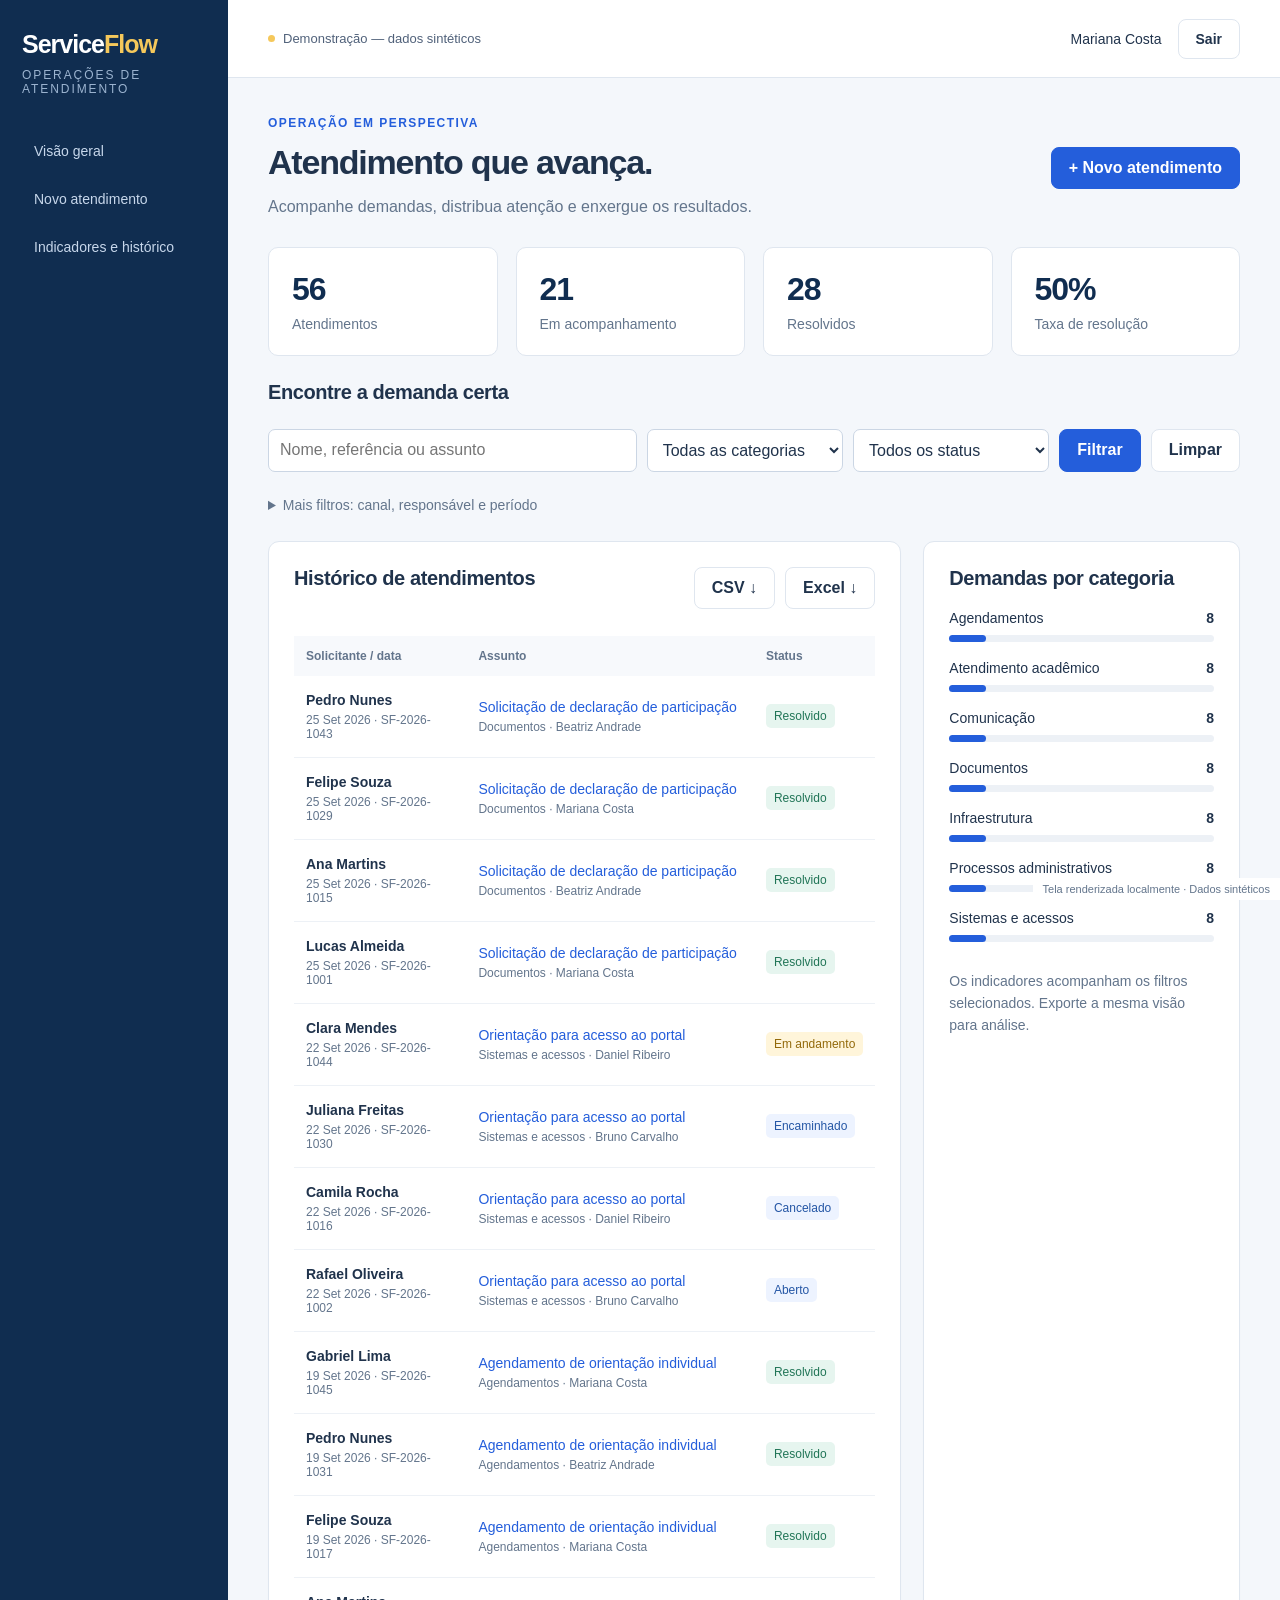
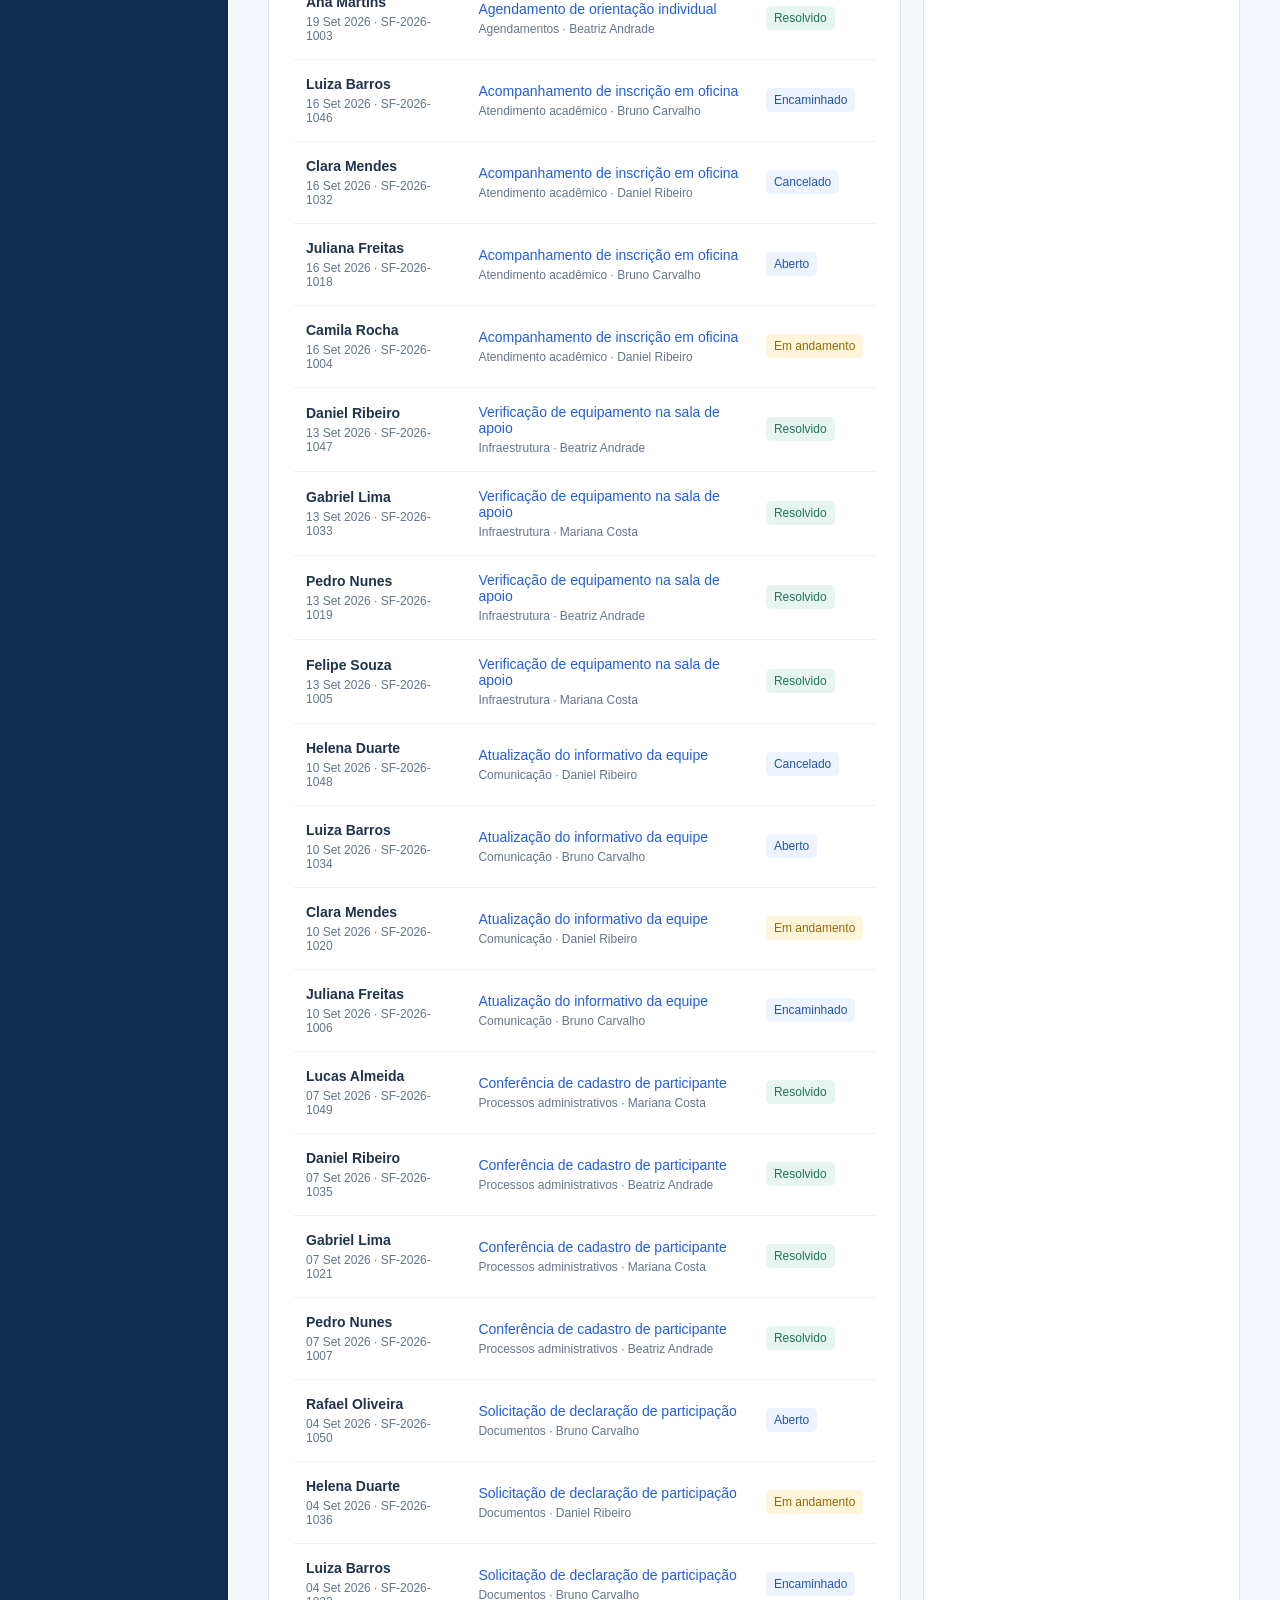
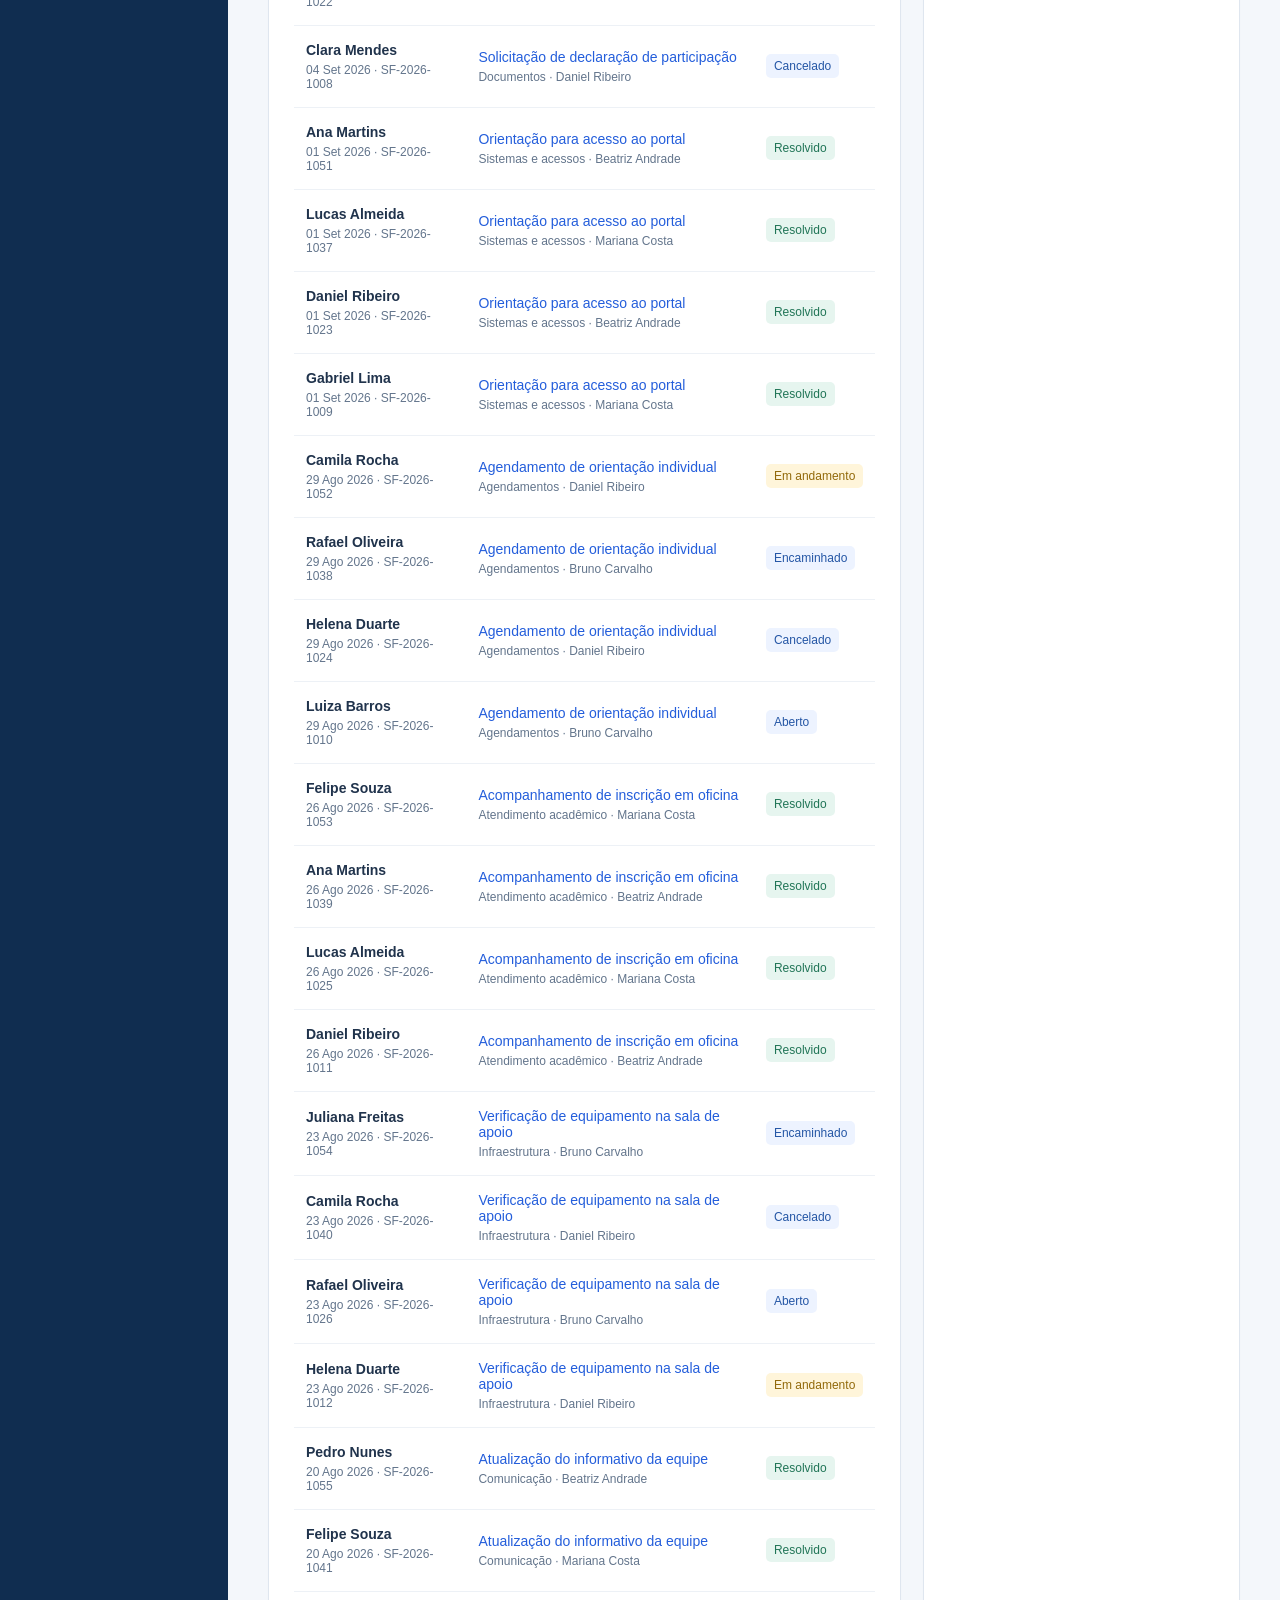
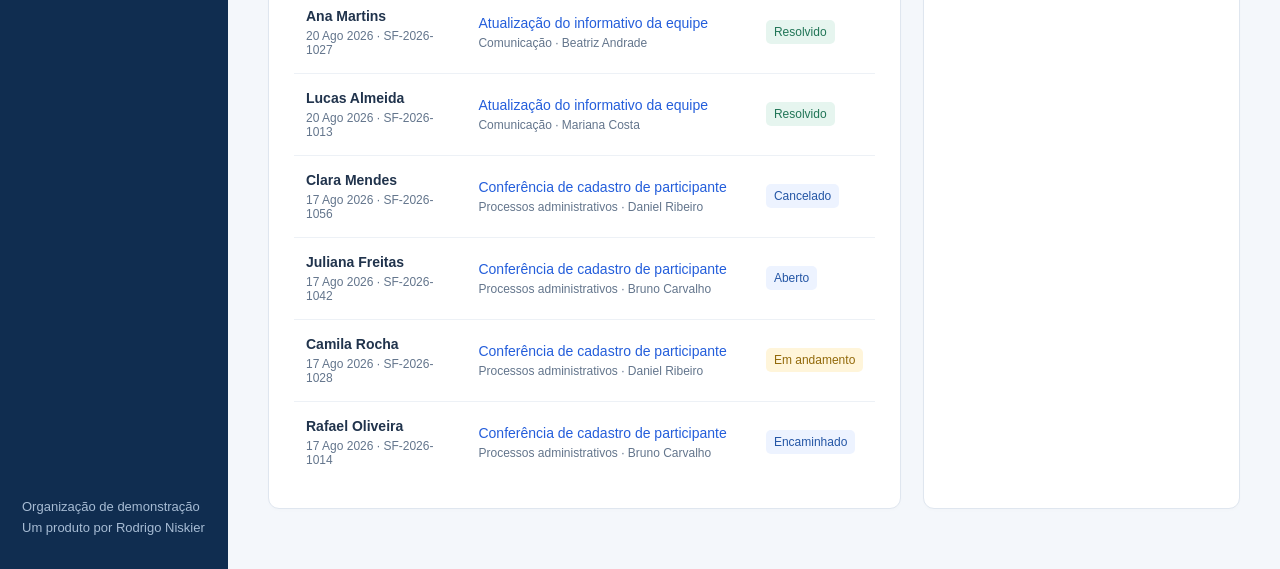
<file: dev-portfolio/screens/serviceflow-dashboard.html>
<!doctype html><html lang="pt-BR"><head><meta charset="utf-8"><meta name="viewport" content="width=device-width,initial-scale=1"><meta name="theme-color" content="#102d50"><title>ServiceFlow</title><link rel="icon" href="/static/favicon.svg"><style>
:root{--navy:#102d50;--blue:#245edb;--ink:#20334c;--muted:#63758c;--line:#dfe6ef;--paper:#f4f7fb;--yellow:#f5c85b;font-family:Inter,Arial,sans-serif;color:var(--ink);background:var(--paper);font-size:16px}*{box-sizing:border-box}body{margin:0}a{color:var(--blue);text-decoration:none}a:hover{text-decoration:underline}button,input,select,textarea{font:inherit}button,.button,.primary{display:inline-flex;align-items:center;justify-content:center;gap:8px;border:1px solid var(--line);border-radius:8px;padding:11px 17px;background:white;color:var(--ink);cursor:pointer;font-weight:600;text-decoration:none}button:hover,.button:hover{border-color:var(--blue)}.primary{background:var(--blue);border-color:var(--blue);color:white}button:disabled{opacity:.5;cursor:not-allowed}input,select,textarea{border:1px solid #cbd6e4;border-radius:7px;padding:11px;width:100%;background:white;color:var(--ink);max-width:100%}input[type=checkbox]{width:auto}textarea{resize:vertical}label{display:block;font-size:14px;font-weight:600;margin:14px 0 7px}.shell{display:grid;grid-template-columns:228px minmax(0,1fr);min-height:100vh}.sidebar{background:var(--navy);color:white;padding:30px 22px;display:flex;flex-direction:column}.brand{font-size:25px;letter-spacing:-1px;font-weight:800;color:inherit}.brand span{color:var(--yellow)}.product-label{font-size:12px;letter-spacing:.16em;text-transform:uppercase;color:#9cb4d0;margin:9px 0 35px}.sidebar nav{display:grid;gap:8px}.sidebar nav a{color:#c7d7eb;padding:12px;border-radius:7px;font-size:14px}.sidebar nav a:hover{background:#21436a;color:white;text-decoration:none}.sidebar .foot{margin-top:auto;padding-top:35px;color:#a7bcd4;font-size:13px;line-height:1.6}.workspace{min-width:0}.topbar{height:78px;padding:0 40px;background:white;border-bottom:1px solid var(--line);display:flex;align-items:center;justify-content:space-between;gap:16px}.top-actions{display:flex;align-items:center;gap:16px;font-size:14px}.demo-badge{color:#50617a;font-size:13px;display:flex;align-items:center;gap:8px}.demo-badge:before{content:'';width:7px;height:7px;background:var(--yellow);border-radius:50%}main.container{max-width:1500px;margin:auto;padding:38px 40px 60px}.eyebrow{text-transform:uppercase;color:var(--blue);font-weight:700;letter-spacing:.12em;font-size:12px;margin:0 0 12px}h1{font-size:34px;letter-spacing:-1.2px;line-height:1.18;margin:8px 0 12px}h2{font-size:20px;letter-spacing:-.4px;margin:0 0 20px}h3{font-size:17px;margin:14px 0 10px}.lead{font-size:16px;color:var(--muted);line-height:1.65;max-width:760px;margin:0 0 28px}.muted{color:var(--muted);font-size:14px}.page-head{display:flex;justify-content:space-between;align-items:center;gap:18px;margin-bottom:26px}.page-head .lead{margin:0}.grid{display:grid;grid-template-columns:repeat(2,minmax(0,1fr));gap:22px}.grid.three{grid-template-columns:repeat(3,minmax(0,1fr))}.card,.paper{background:white;border:1px solid var(--line);border-radius:11px;padding:25px;box-shadow:0 2px 3px #102d5003}.card p{line-height:1.6}.stats{display:grid;grid-template-columns:repeat(4,minmax(0,1fr));gap:18px;margin:25px 0}.stats>div,.stat{background:white;border:1px solid var(--line);border-radius:10px;padding:23px}.stats strong{display:block;font-size:32px;letter-spacing:-1px;color:var(--navy)}.stats span{display:block;font-size:14px;color:var(--muted);margin-top:8px}.pill{display:inline-block;background:#edf3ff;color:#2456a5;border-radius:5px;padding:5px 8px;font-size:12px;white-space:nowrap}.pill.APPROVED,.pill.RESOLVED{background:#e6f5ef;color:#217557}.pill.PENDING,.pill.IN_PROGRESS{background:#fff5da;color:#92690a}.pill.REJECTED{background:#fceced;color:#b14855}.filters{display:flex;flex-wrap:wrap;gap:10px;margin:25px 0}.filters input{flex:2;min-width:180px}.filters select{flex:1;min-width:140px}.table-wrap{overflow-x:auto}table{width:100%;border-collapse:collapse;font-size:14px}th{text-align:left;padding:13px 12px;background:#f7f9fc;font-size:12px;color:var(--muted);font-weight:600;white-space:nowrap}td{padding:16px 12px;border-bottom:1px solid #edf1f6;vertical-align:middle}td small{display:block;color:var(--muted);font-size:12px;margin-top:5px}tr:last-child td{border-bottom:0}.table article{display:grid;grid-template-columns:1fr 1.6fr;gap:20px;padding:17px 0;border-bottom:1px solid var(--line)}.table span{display:block;font-size:13px;color:var(--muted);margin-top:5px}.bar{margin:18px 0;font-size:14px}.bar-label{display:flex;justify-content:space-between;margin-bottom:9px}.bar-track{height:7px;background:#edf1f6;border-radius:4px}.bar-fill{height:7px;background:var(--blue);border-radius:4px}.notice{background:#eaf2ff;border-left:3px solid var(--blue);padding:14px 18px;border-radius:4px;margin-bottom:22px;font-size:14px}.split{display:grid;grid-template-columns:1fr 1fr;gap:60px;align-items:center;min-height:65vh}.split h1{font-size:46px;line-height:1.15}.login-options{display:grid;gap:12px}.login-options button{width:100%;justify-content:space-between;padding:18px}.role-caption{font-size:13px;color:var(--muted);font-weight:400}.option{padding:15px;background:#f7f9fc;border:1px solid var(--line);border-radius:7px;margin:10px 0}.option input{margin:5px 0}pre{white-space:pre-wrap;font:14px/1.7 inherit}.errorlist{color:#b33243;padding-left:20px;font-size:14px}.question{padding:18px 0;border-bottom:1px solid var(--line)}.question li{padding:7px}.key{display:flex;gap:15px;flex-wrap:wrap}.key span{background:white;border:1px solid var(--line);padding:10px}.section-space{margin-top:28px}.avatar{display:inline-grid;place-items:center;width:34px;height:34px;background:#e8effb;color:#245edb;border-radius:50%;font-size:13px;font-weight:700;margin-right:10px}.actions{display:flex;gap:10px;flex-wrap:wrap}.empty{padding:30px;text-align:center;color:var(--muted)}:focus-visible{outline:3px solid #edb93c;outline-offset:3px}
@media(min-width:1250px){.grid.analytics{grid-template-columns:minmax(0,2fr) minmax(270px,1fr)}}@media(max-width:1000px){.shell{grid-template-columns:185px minmax(0,1fr)}main.container{padding:28px 24px}.topbar{padding:0 24px}.stats{grid-template-columns:repeat(2,minmax(0,1fr))}.grid.three{grid-template-columns:repeat(2,minmax(0,1fr))}.split{gap:25px}.split h1{font-size:36px}}
@media(max-width:700px){.shell{display:block}.sidebar{padding:18px 20px}.product-label,.sidebar .foot{display:none}.sidebar nav{display:flex;overflow:auto;margin-top:14px;gap:3px}.sidebar nav a{white-space:nowrap;padding:8px}.topbar{height:auto;min-height:64px;padding:14px 20px;flex-wrap:wrap}.top-actions{font-size:12px;gap:10px}main.container{padding:28px 18px}.grid,.grid.three,.split{grid-template-columns:1fr}.split{min-height:0}.split h1{font-size:34px}h1{font-size:29px}.page-head{align-items:flex-start;flex-direction:column}.stats{gap:10px}.stats>div{padding:17px}.stats strong{font-size:27px}.card{padding:19px}.filters{gap:8px}.demo-badge{font-size:12px}}
</style></head><body><div style="position:fixed;bottom:0;right:0;z-index:20;font:11px Arial;padding:5px 10px;background:white;color:#63758c">Tela renderizada localmente · Dados sintéticos</div><div class="shell"><aside class="sidebar"><a class="brand" href="/">Service<span>Flow</span></a><div class="product-label">Operações de atendimento</div><nav><a href="/">Visão geral</a><a href="/requests/new/">Novo atendimento</a><a href="/">Indicadores e histórico</a></nav><div class="foot">Organização de demonstração<br>Um produto por Rodrigo Niskier</div></aside><div class="workspace"><header class="topbar"><span class="demo-badge">Demonstração — dados sintéticos</span><div class="top-actions"><span>Mariana Costa</span><div class="static-form"><button>Sair</button></div></div></header><main class="container"><div class="page-head"><div><p class="eyebrow">Operação em perspectiva</p><h1>Atendimento que avança.</h1><p class="lead">Acompanhe demandas, distribua atenção e enxergue os resultados.</p></div><a class="primary" href="/requests/new/">+ Novo atendimento</a></div><div class="stats"><div><strong>56</strong><span>Atendimentos</span></div><div><strong>21</strong><span>Em acompanhamento</span></div><div><strong>28</strong><span>Resolvidos</span></div><div><strong>50%</strong><span>Taxa de resolução</span></div></div><div class="static-form"><h2>Encontre a demanda certa</h2><div class="filters"><input name="q" value="" placeholder="Nome, referência ou assunto" aria-label="Busca"><select name="category" aria-label="Categoria"><option value="">Todas as categorias</option><option value="3" >Agendamentos</option><option value="4" >Atendimento acadêmico</option><option value="6" >Comunicação</option><option value="1" >Documentos</option><option value="5" >Infraestrutura</option><option value="7" >Processos administrativos</option><option value="2" >Sistemas e acessos</option></select><select name="status" aria-label="Status"><option value="">Todos os status</option><option value="OPEN" >Aberto</option><option value="IN_PROGRESS" >Em andamento</option><option value="FORWARDED" >Encaminhado</option><option value="RESOLVED" >Resolvido</option><option value="CANCELLED" >Cancelado</option></select><button class="primary">Filtrar</button><a class="button" href="/">Limpar</a></div><details><summary class="muted">Mais filtros: canal, responsável e período</summary><div class="filters"><select name="channel" aria-label="Canal"><option value="">Todos os canais</option><option value="IN_PERSON" >Presencial</option><option value="EMAIL" >Email</option><option value="PHONE" >Telefone</option><option value="CHAT" >Chat</option><option value="OTHER" >Outro</option></select><select name="handled_by" aria-label="Responsável"><option value="">Todos os responsáveis</option><option >Beatriz Andrade</option><option >Mariana Costa</option><option >Beatriz Andrade</option><option >Mariana Costa</option><option >Daniel Ribeiro</option><option >Bruno Carvalho</option><option >Daniel Ribeiro</option><option >Bruno Carvalho</option><option >Mariana Costa</option><option >Beatriz Andrade</option><option >Mariana Costa</option><option >Beatriz Andrade</option><option >Bruno Carvalho</option><option >Daniel Ribeiro</option><option >Bruno Carvalho</option><option >Daniel Ribeiro</option><option >Beatriz Andrade</option><option >Mariana Costa</option><option >Beatriz Andrade</option><option >Mariana Costa</option><option >Daniel Ribeiro</option><option >Bruno Carvalho</option><option >Daniel Ribeiro</option><option >Bruno Carvalho</option><option >Mariana Costa</option><option >Beatriz Andrade</option><option >Mariana Costa</option><option >Beatriz Andrade</option><option >Bruno Carvalho</option><option >Daniel Ribeiro</option><option >Bruno Carvalho</option><option >Daniel Ribeiro</option><option >Beatriz Andrade</option><option >Mariana Costa</option><option >Beatriz Andrade</option><option >Mariana Costa</option><option >Daniel Ribeiro</option><option >Bruno Carvalho</option><option >Daniel Ribeiro</option><option >Bruno Carvalho</option><option >Mariana Costa</option><option >Beatriz Andrade</option><option >Mariana Costa</option><option >Beatriz Andrade</option><option >Bruno Carvalho</option><option >Daniel Ribeiro</option><option >Bruno Carvalho</option><option >Daniel Ribeiro</option><option >Beatriz Andrade</option><option >Mariana Costa</option><option >Beatriz Andrade</option><option >Mariana Costa</option><option >Daniel Ribeiro</option><option >Bruno Carvalho</option><option >Daniel Ribeiro</option><option >Bruno Carvalho</option></select><input type="date" name="start" aria-label="Data inicial" value=""><input type="date" name="end" aria-label="Data final" value=""></div></details></div><div class="grid analytics section-space"><section class="card"><div class="page-head"><h2>Histórico de atendimentos</h2><div class="actions"><a class="button" href="/export/csv/?">CSV ↓</a><a class="button" href="/export/xlsx/?">Excel ↓</a></div></div><div class="table-wrap"><table><thead><tr><th>Solicitante / data</th><th>Assunto</th><th>Status</th></tr></thead><tbody><tr><td><strong>Pedro Nunes</strong><small>25 Set 2026 · SF-2026-1043</small></td><td><a href="/requests/43/">Solicitação de declaração de participação</a><small>Documentos · Beatriz Andrade</small></td><td><span class="pill RESOLVED">Resolvido</span></td></tr><tr><td><strong>Felipe Souza</strong><small>25 Set 2026 · SF-2026-1029</small></td><td><a href="/requests/29/">Solicitação de declaração de participação</a><small>Documentos · Mariana Costa</small></td><td><span class="pill RESOLVED">Resolvido</span></td></tr><tr><td><strong>Ana Martins</strong><small>25 Set 2026 · SF-2026-1015</small></td><td><a href="/requests/15/">Solicitação de declaração de participação</a><small>Documentos · Beatriz Andrade</small></td><td><span class="pill RESOLVED">Resolvido</span></td></tr><tr><td><strong>Lucas Almeida</strong><small>25 Set 2026 · SF-2026-1001</small></td><td><a href="/requests/1/">Solicitação de declaração de participação</a><small>Documentos · Mariana Costa</small></td><td><span class="pill RESOLVED">Resolvido</span></td></tr><tr><td><strong>Clara Mendes</strong><small>22 Set 2026 · SF-2026-1044</small></td><td><a href="/requests/44/">Orientação para acesso ao portal</a><small>Sistemas e acessos · Daniel Ribeiro</small></td><td><span class="pill IN_PROGRESS">Em andamento</span></td></tr><tr><td><strong>Juliana Freitas</strong><small>22 Set 2026 · SF-2026-1030</small></td><td><a href="/requests/30/">Orientação para acesso ao portal</a><small>Sistemas e acessos · Bruno Carvalho</small></td><td><span class="pill FORWARDED">Encaminhado</span></td></tr><tr><td><strong>Camila Rocha</strong><small>22 Set 2026 · SF-2026-1016</small></td><td><a href="/requests/16/">Orientação para acesso ao portal</a><small>Sistemas e acessos · Daniel Ribeiro</small></td><td><span class="pill CANCELLED">Cancelado</span></td></tr><tr><td><strong>Rafael Oliveira</strong><small>22 Set 2026 · SF-2026-1002</small></td><td><a href="/requests/2/">Orientação para acesso ao portal</a><small>Sistemas e acessos · Bruno Carvalho</small></td><td><span class="pill OPEN">Aberto</span></td></tr><tr><td><strong>Gabriel Lima</strong><small>19 Set 2026 · SF-2026-1045</small></td><td><a href="/requests/45/">Agendamento de orientação individual</a><small>Agendamentos · Mariana Costa</small></td><td><span class="pill RESOLVED">Resolvido</span></td></tr><tr><td><strong>Pedro Nunes</strong><small>19 Set 2026 · SF-2026-1031</small></td><td><a href="/requests/31/">Agendamento de orientação individual</a><small>Agendamentos · Beatriz Andrade</small></td><td><span class="pill RESOLVED">Resolvido</span></td></tr><tr><td><strong>Felipe Souza</strong><small>19 Set 2026 · SF-2026-1017</small></td><td><a href="/requests/17/">Agendamento de orientação individual</a><small>Agendamentos · Mariana Costa</small></td><td><span class="pill RESOLVED">Resolvido</span></td></tr><tr><td><strong>Ana Martins</strong><small>19 Set 2026 · SF-2026-1003</small></td><td><a href="/requests/3/">Agendamento de orientação individual</a><small>Agendamentos · Beatriz Andrade</small></td><td><span class="pill RESOLVED">Resolvido</span></td></tr><tr><td><strong>Luiza Barros</strong><small>16 Set 2026 · SF-2026-1046</small></td><td><a href="/requests/46/">Acompanhamento de inscrição em oficina</a><small>Atendimento acadêmico · Bruno Carvalho</small></td><td><span class="pill FORWARDED">Encaminhado</span></td></tr><tr><td><strong>Clara Mendes</strong><small>16 Set 2026 · SF-2026-1032</small></td><td><a href="/requests/32/">Acompanhamento de inscrição em oficina</a><small>Atendimento acadêmico · Daniel Ribeiro</small></td><td><span class="pill CANCELLED">Cancelado</span></td></tr><tr><td><strong>Juliana Freitas</strong><small>16 Set 2026 · SF-2026-1018</small></td><td><a href="/requests/18/">Acompanhamento de inscrição em oficina</a><small>Atendimento acadêmico · Bruno Carvalho</small></td><td><span class="pill OPEN">Aberto</span></td></tr><tr><td><strong>Camila Rocha</strong><small>16 Set 2026 · SF-2026-1004</small></td><td><a href="/requests/4/">Acompanhamento de inscrição em oficina</a><small>Atendimento acadêmico · Daniel Ribeiro</small></td><td><span class="pill IN_PROGRESS">Em andamento</span></td></tr><tr><td><strong>Daniel Ribeiro</strong><small>13 Set 2026 · SF-2026-1047</small></td><td><a href="/requests/47/">Verificação de equipamento na sala de apoio</a><small>Infraestrutura · Beatriz Andrade</small></td><td><span class="pill RESOLVED">Resolvido</span></td></tr><tr><td><strong>Gabriel Lima</strong><small>13 Set 2026 · SF-2026-1033</small></td><td><a href="/requests/33/">Verificação de equipamento na sala de apoio</a><small>Infraestrutura · Mariana Costa</small></td><td><span class="pill RESOLVED">Resolvido</span></td></tr><tr><td><strong>Pedro Nunes</strong><small>13 Set 2026 · SF-2026-1019</small></td><td><a href="/requests/19/">Verificação de equipamento na sala de apoio</a><small>Infraestrutura · Beatriz Andrade</small></td><td><span class="pill RESOLVED">Resolvido</span></td></tr><tr><td><strong>Felipe Souza</strong><small>13 Set 2026 · SF-2026-1005</small></td><td><a href="/requests/5/">Verificação de equipamento na sala de apoio</a><small>Infraestrutura · Mariana Costa</small></td><td><span class="pill RESOLVED">Resolvido</span></td></tr><tr><td><strong>Helena Duarte</strong><small>10 Set 2026 · SF-2026-1048</small></td><td><a href="/requests/48/">Atualização do informativo da equipe</a><small>Comunicação · Daniel Ribeiro</small></td><td><span class="pill CANCELLED">Cancelado</span></td></tr><tr><td><strong>Luiza Barros</strong><small>10 Set 2026 · SF-2026-1034</small></td><td><a href="/requests/34/">Atualização do informativo da equipe</a><small>Comunicação · Bruno Carvalho</small></td><td><span class="pill OPEN">Aberto</span></td></tr><tr><td><strong>Clara Mendes</strong><small>10 Set 2026 · SF-2026-1020</small></td><td><a href="/requests/20/">Atualização do informativo da equipe</a><small>Comunicação · Daniel Ribeiro</small></td><td><span class="pill IN_PROGRESS">Em andamento</span></td></tr><tr><td><strong>Juliana Freitas</strong><small>10 Set 2026 · SF-2026-1006</small></td><td><a href="/requests/6/">Atualização do informativo da equipe</a><small>Comunicação · Bruno Carvalho</small></td><td><span class="pill FORWARDED">Encaminhado</span></td></tr><tr><td><strong>Lucas Almeida</strong><small>07 Set 2026 · SF-2026-1049</small></td><td><a href="/requests/49/">Conferência de cadastro de participante</a><small>Processos administrativos · Mariana Costa</small></td><td><span class="pill RESOLVED">Resolvido</span></td></tr><tr><td><strong>Daniel Ribeiro</strong><small>07 Set 2026 · SF-2026-1035</small></td><td><a href="/requests/35/">Conferência de cadastro de participante</a><small>Processos administrativos · Beatriz Andrade</small></td><td><span class="pill RESOLVED">Resolvido</span></td></tr><tr><td><strong>Gabriel Lima</strong><small>07 Set 2026 · SF-2026-1021</small></td><td><a href="/requests/21/">Conferência de cadastro de participante</a><small>Processos administrativos · Mariana Costa</small></td><td><span class="pill RESOLVED">Resolvido</span></td></tr><tr><td><strong>Pedro Nunes</strong><small>07 Set 2026 · SF-2026-1007</small></td><td><a href="/requests/7/">Conferência de cadastro de participante</a><small>Processos administrativos · Beatriz Andrade</small></td><td><span class="pill RESOLVED">Resolvido</span></td></tr><tr><td><strong>Rafael Oliveira</strong><small>04 Set 2026 · SF-2026-1050</small></td><td><a href="/requests/50/">Solicitação de declaração de participação</a><small>Documentos · Bruno Carvalho</small></td><td><span class="pill OPEN">Aberto</span></td></tr><tr><td><strong>Helena Duarte</strong><small>04 Set 2026 · SF-2026-1036</small></td><td><a href="/requests/36/">Solicitação de declaração de participação</a><small>Documentos · Daniel Ribeiro</small></td><td><span class="pill IN_PROGRESS">Em andamento</span></td></tr><tr><td><strong>Luiza Barros</strong><small>04 Set 2026 · SF-2026-1022</small></td><td><a href="/requests/22/">Solicitação de declaração de participação</a><small>Documentos · Bruno Carvalho</small></td><td><span class="pill FORWARDED">Encaminhado</span></td></tr><tr><td><strong>Clara Mendes</strong><small>04 Set 2026 · SF-2026-1008</small></td><td><a href="/requests/8/">Solicitação de declaração de participação</a><small>Documentos · Daniel Ribeiro</small></td><td><span class="pill CANCELLED">Cancelado</span></td></tr><tr><td><strong>Ana Martins</strong><small>01 Set 2026 · SF-2026-1051</small></td><td><a href="/requests/51/">Orientação para acesso ao portal</a><small>Sistemas e acessos · Beatriz Andrade</small></td><td><span class="pill RESOLVED">Resolvido</span></td></tr><tr><td><strong>Lucas Almeida</strong><small>01 Set 2026 · SF-2026-1037</small></td><td><a href="/requests/37/">Orientação para acesso ao portal</a><small>Sistemas e acessos · Mariana Costa</small></td><td><span class="pill RESOLVED">Resolvido</span></td></tr><tr><td><strong>Daniel Ribeiro</strong><small>01 Set 2026 · SF-2026-1023</small></td><td><a href="/requests/23/">Orientação para acesso ao portal</a><small>Sistemas e acessos · Beatriz Andrade</small></td><td><span class="pill RESOLVED">Resolvido</span></td></tr><tr><td><strong>Gabriel Lima</strong><small>01 Set 2026 · SF-2026-1009</small></td><td><a href="/requests/9/">Orientação para acesso ao portal</a><small>Sistemas e acessos · Mariana Costa</small></td><td><span class="pill RESOLVED">Resolvido</span></td></tr><tr><td><strong>Camila Rocha</strong><small>29 Ago 2026 · SF-2026-1052</small></td><td><a href="/requests/52/">Agendamento de orientação individual</a><small>Agendamentos · Daniel Ribeiro</small></td><td><span class="pill IN_PROGRESS">Em andamento</span></td></tr><tr><td><strong>Rafael Oliveira</strong><small>29 Ago 2026 · SF-2026-1038</small></td><td><a href="/requests/38/">Agendamento de orientação individual</a><small>Agendamentos · Bruno Carvalho</small></td><td><span class="pill FORWARDED">Encaminhado</span></td></tr><tr><td><strong>Helena Duarte</strong><small>29 Ago 2026 · SF-2026-1024</small></td><td><a href="/requests/24/">Agendamento de orientação individual</a><small>Agendamentos · Daniel Ribeiro</small></td><td><span class="pill CANCELLED">Cancelado</span></td></tr><tr><td><strong>Luiza Barros</strong><small>29 Ago 2026 · SF-2026-1010</small></td><td><a href="/requests/10/">Agendamento de orientação individual</a><small>Agendamentos · Bruno Carvalho</small></td><td><span class="pill OPEN">Aberto</span></td></tr><tr><td><strong>Felipe Souza</strong><small>26 Ago 2026 · SF-2026-1053</small></td><td><a href="/requests/53/">Acompanhamento de inscrição em oficina</a><small>Atendimento acadêmico · Mariana Costa</small></td><td><span class="pill RESOLVED">Resolvido</span></td></tr><tr><td><strong>Ana Martins</strong><small>26 Ago 2026 · SF-2026-1039</small></td><td><a href="/requests/39/">Acompanhamento de inscrição em oficina</a><small>Atendimento acadêmico · Beatriz Andrade</small></td><td><span class="pill RESOLVED">Resolvido</span></td></tr><tr><td><strong>Lucas Almeida</strong><small>26 Ago 2026 · SF-2026-1025</small></td><td><a href="/requests/25/">Acompanhamento de inscrição em oficina</a><small>Atendimento acadêmico · Mariana Costa</small></td><td><span class="pill RESOLVED">Resolvido</span></td></tr><tr><td><strong>Daniel Ribeiro</strong><small>26 Ago 2026 · SF-2026-1011</small></td><td><a href="/requests/11/">Acompanhamento de inscrição em oficina</a><small>Atendimento acadêmico · Beatriz Andrade</small></td><td><span class="pill RESOLVED">Resolvido</span></td></tr><tr><td><strong>Juliana Freitas</strong><small>23 Ago 2026 · SF-2026-1054</small></td><td><a href="/requests/54/">Verificação de equipamento na sala de apoio</a><small>Infraestrutura · Bruno Carvalho</small></td><td><span class="pill FORWARDED">Encaminhado</span></td></tr><tr><td><strong>Camila Rocha</strong><small>23 Ago 2026 · SF-2026-1040</small></td><td><a href="/requests/40/">Verificação de equipamento na sala de apoio</a><small>Infraestrutura · Daniel Ribeiro</small></td><td><span class="pill CANCELLED">Cancelado</span></td></tr><tr><td><strong>Rafael Oliveira</strong><small>23 Ago 2026 · SF-2026-1026</small></td><td><a href="/requests/26/">Verificação de equipamento na sala de apoio</a><small>Infraestrutura · Bruno Carvalho</small></td><td><span class="pill OPEN">Aberto</span></td></tr><tr><td><strong>Helena Duarte</strong><small>23 Ago 2026 · SF-2026-1012</small></td><td><a href="/requests/12/">Verificação de equipamento na sala de apoio</a><small>Infraestrutura · Daniel Ribeiro</small></td><td><span class="pill IN_PROGRESS">Em andamento</span></td></tr><tr><td><strong>Pedro Nunes</strong><small>20 Ago 2026 · SF-2026-1055</small></td><td><a href="/requests/55/">Atualização do informativo da equipe</a><small>Comunicação · Beatriz Andrade</small></td><td><span class="pill RESOLVED">Resolvido</span></td></tr><tr><td><strong>Felipe Souza</strong><small>20 Ago 2026 · SF-2026-1041</small></td><td><a href="/requests/41/">Atualização do informativo da equipe</a><small>Comunicação · Mariana Costa</small></td><td><span class="pill RESOLVED">Resolvido</span></td></tr><tr><td><strong>Ana Martins</strong><small>20 Ago 2026 · SF-2026-1027</small></td><td><a href="/requests/27/">Atualização do informativo da equipe</a><small>Comunicação · Beatriz Andrade</small></td><td><span class="pill RESOLVED">Resolvido</span></td></tr><tr><td><strong>Lucas Almeida</strong><small>20 Ago 2026 · SF-2026-1013</small></td><td><a href="/requests/13/">Atualização do informativo da equipe</a><small>Comunicação · Mariana Costa</small></td><td><span class="pill RESOLVED">Resolvido</span></td></tr><tr><td><strong>Clara Mendes</strong><small>17 Ago 2026 · SF-2026-1056</small></td><td><a href="/requests/56/">Conferência de cadastro de participante</a><small>Processos administrativos · Daniel Ribeiro</small></td><td><span class="pill CANCELLED">Cancelado</span></td></tr><tr><td><strong>Juliana Freitas</strong><small>17 Ago 2026 · SF-2026-1042</small></td><td><a href="/requests/42/">Conferência de cadastro de participante</a><small>Processos administrativos · Bruno Carvalho</small></td><td><span class="pill OPEN">Aberto</span></td></tr><tr><td><strong>Camila Rocha</strong><small>17 Ago 2026 · SF-2026-1028</small></td><td><a href="/requests/28/">Conferência de cadastro de participante</a><small>Processos administrativos · Daniel Ribeiro</small></td><td><span class="pill IN_PROGRESS">Em andamento</span></td></tr><tr><td><strong>Rafael Oliveira</strong><small>17 Ago 2026 · SF-2026-1014</small></td><td><a href="/requests/14/">Conferência de cadastro de participante</a><small>Processos administrativos · Bruno Carvalho</small></td><td><span class="pill FORWARDED">Encaminhado</span></td></tr></tbody></table></div></section><aside class="card"><h2>Demandas por categoria</h2><div class="bar"><div class="bar-label"><span>Agendamentos</span><strong>8</strong></div><div class="bar-track"><div class="bar-fill" style="width:14%"></div></div></div><div class="bar"><div class="bar-label"><span>Atendimento acadêmico</span><strong>8</strong></div><div class="bar-track"><div class="bar-fill" style="width:14%"></div></div></div><div class="bar"><div class="bar-label"><span>Comunicação</span><strong>8</strong></div><div class="bar-track"><div class="bar-fill" style="width:14%"></div></div></div><div class="bar"><div class="bar-label"><span>Documentos</span><strong>8</strong></div><div class="bar-track"><div class="bar-fill" style="width:14%"></div></div></div><div class="bar"><div class="bar-label"><span>Infraestrutura</span><strong>8</strong></div><div class="bar-track"><div class="bar-fill" style="width:14%"></div></div></div><div class="bar"><div class="bar-label"><span>Processos administrativos</span><strong>8</strong></div><div class="bar-track"><div class="bar-fill" style="width:14%"></div></div></div><div class="bar"><div class="bar-label"><span>Sistemas e acessos</span><strong>8</strong></div><div class="bar-track"><div class="bar-fill" style="width:14%"></div></div></div><p class="muted section-space">Os indicadores acompanham os filtros selecionados. Exporte a mesma visão para análise.</p></aside></div></main></div></div></body></html>
</file>
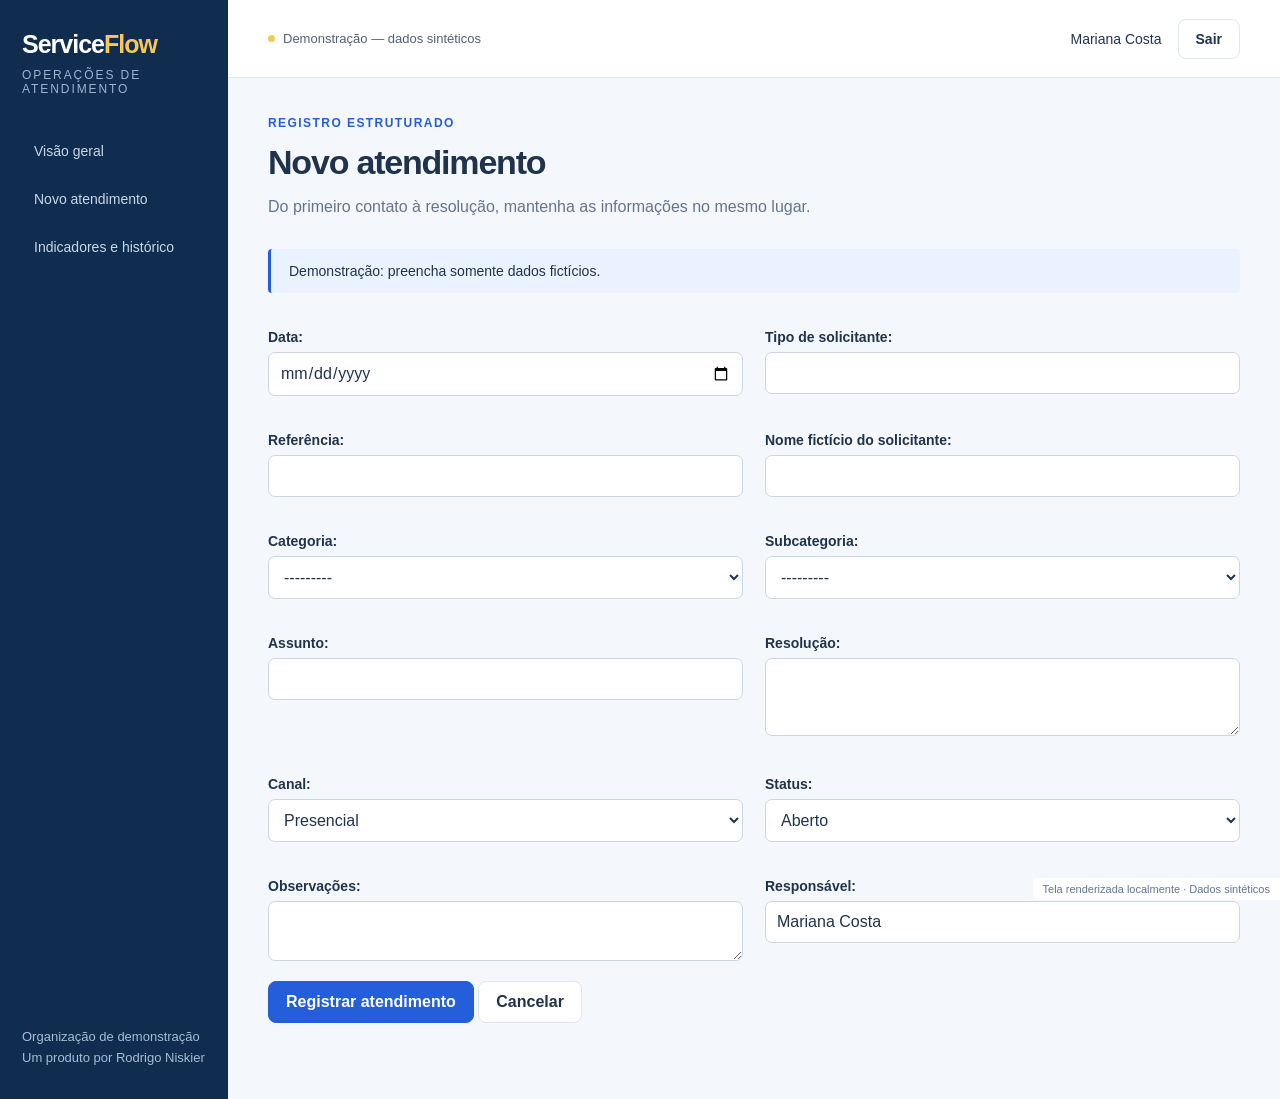
<file: dev-portfolio/screens/serviceflow-form.html>
<!doctype html><html lang="pt-BR"><head><meta charset="utf-8"><meta name="viewport" content="width=device-width,initial-scale=1"><meta name="theme-color" content="#102d50"><title>ServiceFlow</title><link rel="icon" href="/static/favicon.svg"><style>
:root{--navy:#102d50;--blue:#245edb;--ink:#20334c;--muted:#63758c;--line:#dfe6ef;--paper:#f4f7fb;--yellow:#f5c85b;font-family:Inter,Arial,sans-serif;color:var(--ink);background:var(--paper);font-size:16px}*{box-sizing:border-box}body{margin:0}a{color:var(--blue);text-decoration:none}a:hover{text-decoration:underline}button,input,select,textarea{font:inherit}button,.button,.primary{display:inline-flex;align-items:center;justify-content:center;gap:8px;border:1px solid var(--line);border-radius:8px;padding:11px 17px;background:white;color:var(--ink);cursor:pointer;font-weight:600;text-decoration:none}button:hover,.button:hover{border-color:var(--blue)}.primary{background:var(--blue);border-color:var(--blue);color:white}button:disabled{opacity:.5;cursor:not-allowed}input,select,textarea{border:1px solid #cbd6e4;border-radius:7px;padding:11px;width:100%;background:white;color:var(--ink);max-width:100%}input[type=checkbox]{width:auto}textarea{resize:vertical}label{display:block;font-size:14px;font-weight:600;margin:14px 0 7px}.shell{display:grid;grid-template-columns:228px minmax(0,1fr);min-height:100vh}.sidebar{background:var(--navy);color:white;padding:30px 22px;display:flex;flex-direction:column}.brand{font-size:25px;letter-spacing:-1px;font-weight:800;color:inherit}.brand span{color:var(--yellow)}.product-label{font-size:12px;letter-spacing:.16em;text-transform:uppercase;color:#9cb4d0;margin:9px 0 35px}.sidebar nav{display:grid;gap:8px}.sidebar nav a{color:#c7d7eb;padding:12px;border-radius:7px;font-size:14px}.sidebar nav a:hover{background:#21436a;color:white;text-decoration:none}.sidebar .foot{margin-top:auto;padding-top:35px;color:#a7bcd4;font-size:13px;line-height:1.6}.workspace{min-width:0}.topbar{height:78px;padding:0 40px;background:white;border-bottom:1px solid var(--line);display:flex;align-items:center;justify-content:space-between;gap:16px}.top-actions{display:flex;align-items:center;gap:16px;font-size:14px}.demo-badge{color:#50617a;font-size:13px;display:flex;align-items:center;gap:8px}.demo-badge:before{content:'';width:7px;height:7px;background:var(--yellow);border-radius:50%}main.container{max-width:1500px;margin:auto;padding:38px 40px 60px}.eyebrow{text-transform:uppercase;color:var(--blue);font-weight:700;letter-spacing:.12em;font-size:12px;margin:0 0 12px}h1{font-size:34px;letter-spacing:-1.2px;line-height:1.18;margin:8px 0 12px}h2{font-size:20px;letter-spacing:-.4px;margin:0 0 20px}h3{font-size:17px;margin:14px 0 10px}.lead{font-size:16px;color:var(--muted);line-height:1.65;max-width:760px;margin:0 0 28px}.muted{color:var(--muted);font-size:14px}.page-head{display:flex;justify-content:space-between;align-items:center;gap:18px;margin-bottom:26px}.page-head .lead{margin:0}.grid{display:grid;grid-template-columns:repeat(2,minmax(0,1fr));gap:22px}.grid.three{grid-template-columns:repeat(3,minmax(0,1fr))}.card,.paper{background:white;border:1px solid var(--line);border-radius:11px;padding:25px;box-shadow:0 2px 3px #102d5003}.card p{line-height:1.6}.stats{display:grid;grid-template-columns:repeat(4,minmax(0,1fr));gap:18px;margin:25px 0}.stats>div,.stat{background:white;border:1px solid var(--line);border-radius:10px;padding:23px}.stats strong{display:block;font-size:32px;letter-spacing:-1px;color:var(--navy)}.stats span{display:block;font-size:14px;color:var(--muted);margin-top:8px}.pill{display:inline-block;background:#edf3ff;color:#2456a5;border-radius:5px;padding:5px 8px;font-size:12px;white-space:nowrap}.pill.APPROVED,.pill.RESOLVED{background:#e6f5ef;color:#217557}.pill.PENDING,.pill.IN_PROGRESS{background:#fff5da;color:#92690a}.pill.REJECTED{background:#fceced;color:#b14855}.filters{display:flex;flex-wrap:wrap;gap:10px;margin:25px 0}.filters input{flex:2;min-width:180px}.filters select{flex:1;min-width:140px}.table-wrap{overflow-x:auto}table{width:100%;border-collapse:collapse;font-size:14px}th{text-align:left;padding:13px 12px;background:#f7f9fc;font-size:12px;color:var(--muted);font-weight:600;white-space:nowrap}td{padding:16px 12px;border-bottom:1px solid #edf1f6;vertical-align:middle}td small{display:block;color:var(--muted);font-size:12px;margin-top:5px}tr:last-child td{border-bottom:0}.table article{display:grid;grid-template-columns:1fr 1.6fr;gap:20px;padding:17px 0;border-bottom:1px solid var(--line)}.table span{display:block;font-size:13px;color:var(--muted);margin-top:5px}.bar{margin:18px 0;font-size:14px}.bar-label{display:flex;justify-content:space-between;margin-bottom:9px}.bar-track{height:7px;background:#edf1f6;border-radius:4px}.bar-fill{height:7px;background:var(--blue);border-radius:4px}.notice{background:#eaf2ff;border-left:3px solid var(--blue);padding:14px 18px;border-radius:4px;margin-bottom:22px;font-size:14px}.split{display:grid;grid-template-columns:1fr 1fr;gap:60px;align-items:center;min-height:65vh}.split h1{font-size:46px;line-height:1.15}.login-options{display:grid;gap:12px}.login-options button{width:100%;justify-content:space-between;padding:18px}.role-caption{font-size:13px;color:var(--muted);font-weight:400}.option{padding:15px;background:#f7f9fc;border:1px solid var(--line);border-radius:7px;margin:10px 0}.option input{margin:5px 0}pre{white-space:pre-wrap;font:14px/1.7 inherit}.errorlist{color:#b33243;padding-left:20px;font-size:14px}.question{padding:18px 0;border-bottom:1px solid var(--line)}.question li{padding:7px}.key{display:flex;gap:15px;flex-wrap:wrap}.key span{background:white;border:1px solid var(--line);padding:10px}.section-space{margin-top:28px}.avatar{display:inline-grid;place-items:center;width:34px;height:34px;background:#e8effb;color:#245edb;border-radius:50%;font-size:13px;font-weight:700;margin-right:10px}.actions{display:flex;gap:10px;flex-wrap:wrap}.empty{padding:30px;text-align:center;color:var(--muted)}:focus-visible{outline:3px solid #edb93c;outline-offset:3px}
@media(min-width:1250px){.grid.analytics{grid-template-columns:minmax(0,2fr) minmax(270px,1fr)}}@media(max-width:1000px){.shell{grid-template-columns:185px minmax(0,1fr)}main.container{padding:28px 24px}.topbar{padding:0 24px}.stats{grid-template-columns:repeat(2,minmax(0,1fr))}.grid.three{grid-template-columns:repeat(2,minmax(0,1fr))}.split{gap:25px}.split h1{font-size:36px}}
@media(max-width:700px){.shell{display:block}.sidebar{padding:18px 20px}.product-label,.sidebar .foot{display:none}.sidebar nav{display:flex;overflow:auto;margin-top:14px;gap:3px}.sidebar nav a{white-space:nowrap;padding:8px}.topbar{height:auto;min-height:64px;padding:14px 20px;flex-wrap:wrap}.top-actions{font-size:12px;gap:10px}main.container{padding:28px 18px}.grid,.grid.three,.split{grid-template-columns:1fr}.split{min-height:0}.split h1{font-size:34px}h1{font-size:29px}.page-head{align-items:flex-start;flex-direction:column}.stats{gap:10px}.stats>div{padding:17px}.stats strong{font-size:27px}.card{padding:19px}.filters{gap:8px}.demo-badge{font-size:12px}}
</style></head><body><div style="position:fixed;bottom:0;right:0;z-index:20;font:11px Arial;padding:5px 10px;background:white;color:#63758c">Tela renderizada localmente · Dados sintéticos</div><div class="shell"><aside class="sidebar"><a class="brand" href="/">Service<span>Flow</span></a><div class="product-label">Operações de atendimento</div><nav><a href="/">Visão geral</a><a href="/requests/new/">Novo atendimento</a><a href="/">Indicadores e histórico</a></nav><div class="foot">Organização de demonstração<br>Um produto por Rodrigo Niskier</div></aside><div class="workspace"><header class="topbar"><span class="demo-badge">Demonstração — dados sintéticos</span><div class="top-actions"><span>Mariana Costa</span><div class="static-form"><button>Sair</button></div></div></header><main class="container"><p class="eyebrow">Registro estruturado</p><h1>Novo atendimento</h1><p class="lead">Do primeiro contato à resolução, mantenha as informações no mesmo lugar.</p><div class="notice">Demonstração: preencha somente dados fictícios.</div><div class="static-form"><div class="grid"><div><label for="id_request_date">Data:</label><input type="date" name="request_date" value="25/09/2026" required id="id_request_date"></div><div><label for="id_requester_type">Tipo de solicitante:</label><input type="text" name="requester_type" maxlength="80" id="id_requester_type"></div><div><label for="id_requester_reference">Referência:</label><input type="text" name="requester_reference" maxlength="100" id="id_requester_reference"></div><div><label for="id_requester_name">Nome fictício do solicitante:</label><input type="text" name="requester_name" maxlength="180" required id="id_requester_name"></div><div><label for="id_category">Categoria:</label><select name="category" required id="id_category">
  <option value="" selected>---------</option>

  <option value="3">Agendamentos</option>

  <option value="4">Atendimento acadêmico</option>

  <option value="6">Comunicação</option>

  <option value="1">Documentos</option>

  <option value="5">Infraestrutura</option>

  <option value="7">Processos administrativos</option>

  <option value="2">Sistemas e acessos</option>

</select></div><div><label for="id_subcategory">Subcategoria:</label><select name="subcategory" id="id_subcategory">
  <option value="" selected>---------</option>

  <option value="3">Agendamentos · Reunião</option>

  <option value="4">Atendimento acadêmico · Inscrição</option>

  <option value="6">Comunicação · Comunicados</option>

  <option value="1">Documentos · Emissão</option>

  <option value="5">Infraestrutura · Equipamentos</option>

  <option value="7">Processos administrativos · Cadastro</option>

  <option value="2">Sistemas e acessos · Portal</option>

</select></div><div><label for="id_subject">Assunto:</label><input type="text" name="subject" maxlength="240" required id="id_subject"></div><div><label for="id_resolution">Resolução:</label><textarea name="resolution" cols="40" rows="3" id="id_resolution">
</textarea></div><div><label for="id_channel">Canal:</label><select name="channel" id="id_channel">
  <option value="IN_PERSON" selected>Presencial</option>

  <option value="EMAIL">Email</option>

  <option value="PHONE">Telefone</option>

  <option value="CHAT">Chat</option>

  <option value="OTHER">Outro</option>

</select></div><div><label for="id_status">Status:</label><select name="status" id="id_status">
  <option value="OPEN" selected>Aberto</option>

  <option value="IN_PROGRESS">Em andamento</option>

  <option value="FORWARDED">Encaminhado</option>

  <option value="RESOLVED">Resolvido</option>

  <option value="CANCELLED">Cancelado</option>

</select></div><div><label for="id_notes">Observações:</label><textarea name="notes" cols="40" rows="2" id="id_notes">
</textarea></div><div><label for="id_handled_by">Responsável:</label><input type="text" name="handled_by" value="Mariana Costa" maxlength="160" required id="id_handled_by"></div></div><p><button class="primary">Registrar atendimento</button> <a class="button" href="/">Cancelar</a></p></div></main></div></div></body></html>
</file>
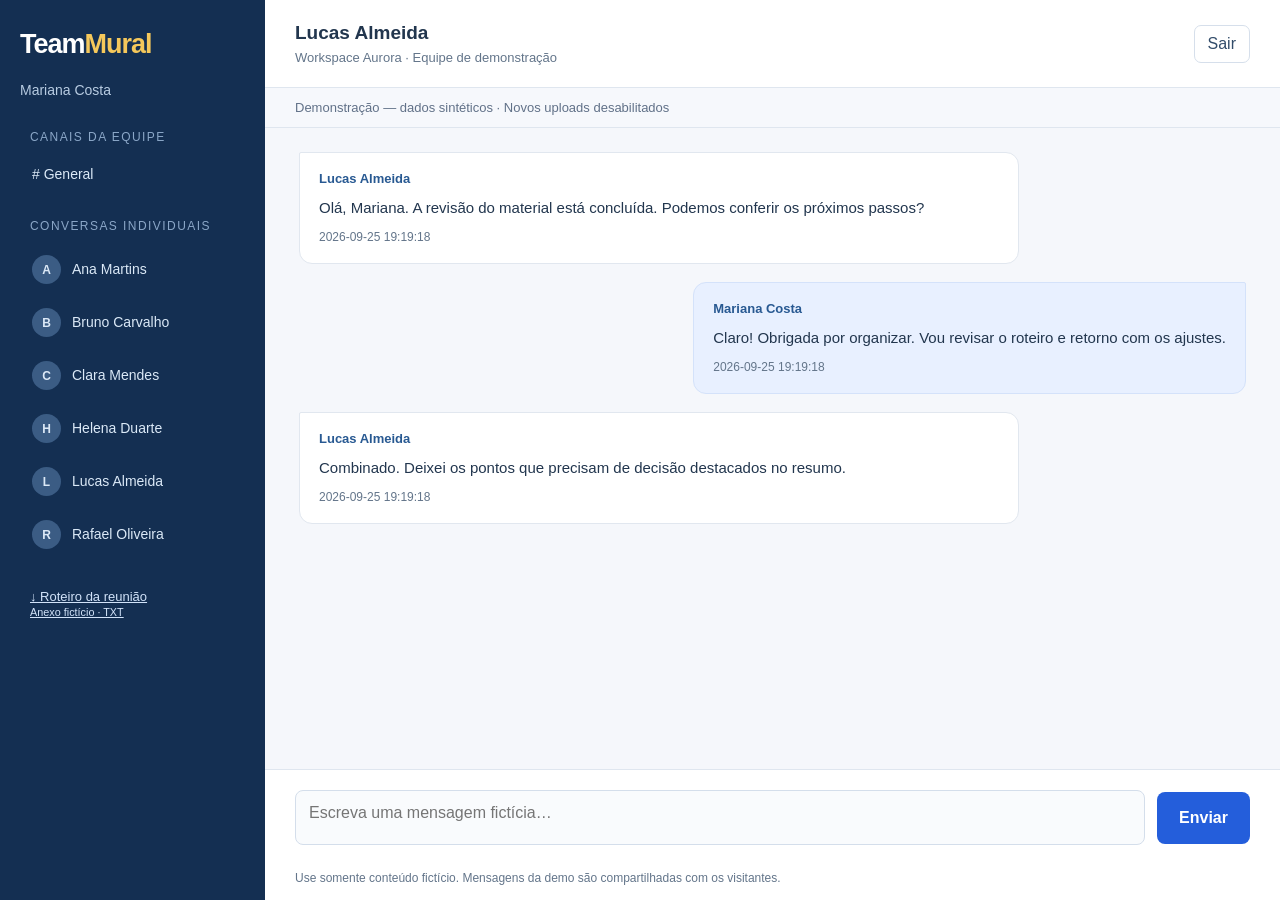
<file: dev-portfolio/screens/teammural-direct.html>
<!doctype html><html lang="pt-BR"><head><meta charset="utf-8"><meta name="viewport" content="width=device-width,initial-scale=1"><title>TeamMural</title><link rel="icon" href="/static/favicon.svg"><style>
:root{font-family:Inter,Arial,sans-serif;color:#22364e;background:#f5f7fb;--line:#dfe6ef;--muted:#63758a;--blue:#245edb}*{box-sizing:border-box}body{margin:0;height:100vh;overflow:hidden}button,textarea{font:inherit}.app{display:grid;grid-template-columns:265px minmax(0,1fr);height:100vh}.side{background:#142f52;color:#d4e1f1;padding:29px 20px;overflow:auto}.brand{font-size:27px;letter-spacing:-1px;font-weight:800;color:white}.brand span{color:#f5c85b}.me{font-size:14px;color:#b8cce2;margin:22px 0 32px}.meta{color:var(--muted);font-size:12px;margin-top:8px}.section{margin:25px 10px 10px;text-transform:uppercase;letter-spacing:.12em;color:#8ba7c8;font-size:12px}.nav{width:100%;padding:12px;border:0;border-radius:7px;background:transparent;color:#dbe9f7;text-align:left;cursor:pointer;font-size:14px;display:block;text-decoration:none}.nav:hover,.nav.active{background:#294a72;color:white}.nav.dm:before{content:attr(data-initial);display:inline-grid;place-items:center;background:#3b5c84;color:#dce9f7;width:29px;height:29px;border-radius:50%;margin-right:11px;font-size:12px;font-weight:700}.main{min-width:0;display:grid;grid-template-rows:auto auto 1fr auto auto;min-height:0}.top{padding:22px 30px;border-bottom:1px solid var(--line);display:flex;align-items:center;justify-content:space-between;background:white}.top strong{font-size:19px}.top small{display:block;color:var(--muted);font-size:13px;margin-top:6px}.btn{background:white;color:#324c6a;border:1px solid #d6dfeb;border-radius:7px;padding:9px 13px;text-decoration:none;cursor:pointer}.banner{padding:12px 30px;font-size:13px;color:#617188;background:#f6f8fc;border-bottom:1px solid var(--line)}.messages{overflow:auto;padding:24px 34px;display:flex;flex-direction:column;gap:18px;min-height:0}.msg{max-width:76%;padding:16px 19px;background:white;border:1px solid #e1e7ef;border-radius:2px 13px 13px 13px;font-size:15px;line-height:1.6}.mine{align-self:flex-end;background:#e8f0ff;border-color:#d4e2fa;border-radius:13px 2px 13px 13px}.author{font-weight:700;color:#285992;font-size:13px;margin-bottom:6px}.composer{padding:20px 30px 12px;border-top:1px solid var(--line);display:flex;align-items:center;gap:12px;background:white}.composer textarea{border:1px solid #d4deeb;background:#f9fbfd;color:#23364d;border-radius:8px;padding:13px;resize:none;min-width:0;flex:1;height:55px}.send{background:var(--blue);color:white;border:0;border-radius:8px;font-weight:600;padding:17px 22px;cursor:pointer}.send:disabled{opacity:.5}.empty{margin:auto;color:var(--muted)}.helper{padding:0 30px 15px;background:white;color:var(--muted);font-size:12px}.attachment{display:block;margin:28px 10px;font-size:13px;color:#d2e3f9}.status{color:#b0384c;min-height:16px}button:focus-visible,a:focus-visible,textarea:focus-visible{outline:3px solid #eec15b;outline-offset:3px}.menu{display:none}@media(max-width:760px){.app{grid-template-columns:190px minmax(0,1fr)}.side{padding:20px 12px}.brand{font-size:23px}.messages{padding:18px}.top{padding:17px}.composer{padding:14px}.banner{padding:12px 17px}.msg{max-width:94%}}@media(max-width:560px){.app{grid-template-columns:1fr}.side{display:none;position:fixed;inset:0 auto 0 0;z-index:5;width:265px;box-shadow:0 0 0 100vw #102d5066}.side.open{display:block}.menu{display:inline-block;margin-right:10px}.top{padding:13px;gap:10px}.top strong{font-size:16px}.msg{max-width:95%;font-size:14px}.composer{gap:7px;padding:12px}.send{padding:17px 12px}.helper{padding:0 12px 12px}.banner{font-size:12px}.messages{gap:12px;padding:14px}}
</style></head><body><div class="app"><aside class="side"><div class="brand">Team<span>Mural</span></div><p class="me">Mariana Costa</p><div class="section">Canais da equipe</div><button class="nav" data-channel="1" data-label="# General"># General</button><div class="section">Conversas individuais</div><button class="nav dm" data-user="3" data-initial="A" data-label="Ana Martins">Ana Martins</button><button class="nav dm" data-user="6" data-initial="B" data-label="Bruno Carvalho">Bruno Carvalho</button><button class="nav dm" data-user="5" data-initial="C" data-label="Clara Mendes">Clara Mendes</button><button class="nav dm" data-user="7" data-initial="H" data-label="Helena Duarte">Helena Duarte</button><button class="nav dm" data-user="2" data-initial="L" data-label="Lucas Almeida">Lucas Almeida</button><button class="nav dm" data-user="4" data-initial="R" data-label="Rafael Oliveira">Rafael Oliveira</button><a class="attachment" href="/demo/attachment">↓ Roteiro da reunião<br><small>Anexo fictício · TXT</small></a></aside><main class="main"><header class="top"><div><button class="btn menu" id="menu" aria-label="Abrir conversas">☰</button><strong id="title">Lucas Almeida</strong><small>Workspace Aurora · Equipe de demonstração</small></div><div class="static-form"><button class="btn">Sair</button></div></header><div class="banner">Demonstração — dados sintéticos · Novos uploads desabilitados</div><section id="messages" class="messages"><article class="msg"><div class="author">Lucas Almeida</div><div>Olá, Mariana. A revisão do material está concluída. Podemos conferir os próximos passos?</div><div class="meta">2026-09-25 19:19:18</div></article><article class="msg mine"><div class="author">Mariana Costa</div><div>Claro! Obrigada por organizar. Vou revisar o roteiro e retorno com os ajustes.</div><div class="meta">2026-09-25 19:19:18</div></article><article class="msg"><div class="author">Lucas Almeida</div><div>Combinado. Deixei os pontos que precisam de decisão destacados no resumo.</div><div class="meta">2026-09-25 19:19:18</div></article></section><section class="composer"><textarea id="input" maxlength="5000" placeholder="Escreva uma mensagem fictícia…"></textarea><button id="send" class="send">Enviar</button></section><div class="helper"><span id="status" class="status" role="status"></span><br>Use somente conteúdo fictício. Mensagens da demo são compartilhadas com os visitantes.</div></main></div></body></html>
</file>
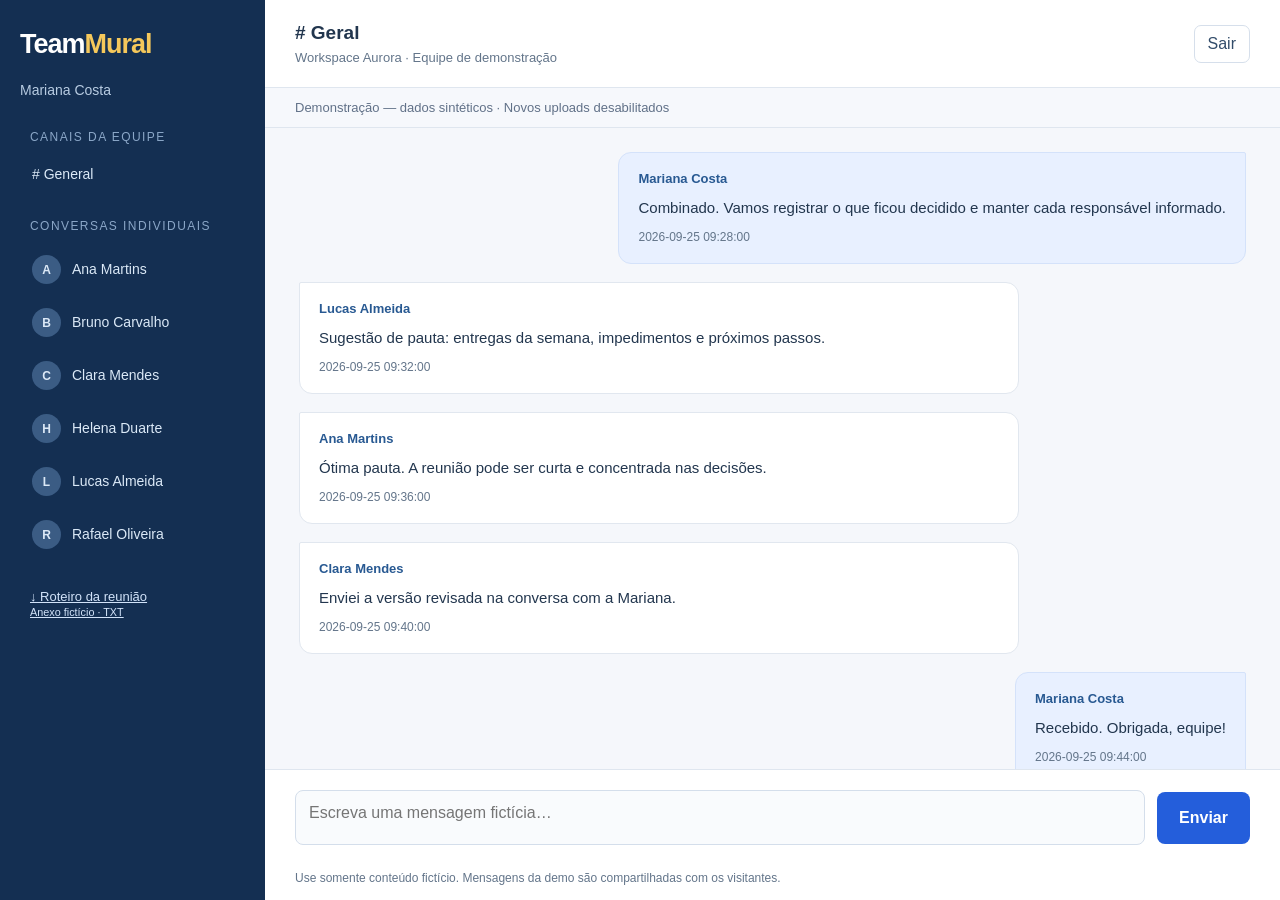
<file: dev-portfolio/screens/teammural-general.html>
<!doctype html><html lang="pt-BR"><head><meta charset="utf-8"><meta name="viewport" content="width=device-width,initial-scale=1"><title>TeamMural</title><link rel="icon" href="/static/favicon.svg"><style>
:root{font-family:Inter,Arial,sans-serif;color:#22364e;background:#f5f7fb;--line:#dfe6ef;--muted:#63758a;--blue:#245edb}*{box-sizing:border-box}body{margin:0;height:100vh;overflow:hidden}button,textarea{font:inherit}.app{display:grid;grid-template-columns:265px minmax(0,1fr);height:100vh}.side{background:#142f52;color:#d4e1f1;padding:29px 20px;overflow:auto}.brand{font-size:27px;letter-spacing:-1px;font-weight:800;color:white}.brand span{color:#f5c85b}.me{font-size:14px;color:#b8cce2;margin:22px 0 32px}.meta{color:var(--muted);font-size:12px;margin-top:8px}.section{margin:25px 10px 10px;text-transform:uppercase;letter-spacing:.12em;color:#8ba7c8;font-size:12px}.nav{width:100%;padding:12px;border:0;border-radius:7px;background:transparent;color:#dbe9f7;text-align:left;cursor:pointer;font-size:14px;display:block;text-decoration:none}.nav:hover,.nav.active{background:#294a72;color:white}.nav.dm:before{content:attr(data-initial);display:inline-grid;place-items:center;background:#3b5c84;color:#dce9f7;width:29px;height:29px;border-radius:50%;margin-right:11px;font-size:12px;font-weight:700}.main{min-width:0;display:grid;grid-template-rows:auto auto 1fr auto auto;min-height:0}.top{padding:22px 30px;border-bottom:1px solid var(--line);display:flex;align-items:center;justify-content:space-between;background:white}.top strong{font-size:19px}.top small{display:block;color:var(--muted);font-size:13px;margin-top:6px}.btn{background:white;color:#324c6a;border:1px solid #d6dfeb;border-radius:7px;padding:9px 13px;text-decoration:none;cursor:pointer}.banner{padding:12px 30px;font-size:13px;color:#617188;background:#f6f8fc;border-bottom:1px solid var(--line)}.messages{overflow:auto;padding:24px 34px;display:flex;flex-direction:column;gap:18px;min-height:0}.msg{max-width:76%;padding:16px 19px;background:white;border:1px solid #e1e7ef;border-radius:2px 13px 13px 13px;font-size:15px;line-height:1.6}.mine{align-self:flex-end;background:#e8f0ff;border-color:#d4e2fa;border-radius:13px 2px 13px 13px}.author{font-weight:700;color:#285992;font-size:13px;margin-bottom:6px}.composer{padding:20px 30px 12px;border-top:1px solid var(--line);display:flex;align-items:center;gap:12px;background:white}.composer textarea{border:1px solid #d4deeb;background:#f9fbfd;color:#23364d;border-radius:8px;padding:13px;resize:none;min-width:0;flex:1;height:55px}.send{background:var(--blue);color:white;border:0;border-radius:8px;font-weight:600;padding:17px 22px;cursor:pointer}.send:disabled{opacity:.5}.empty{margin:auto;color:var(--muted)}.helper{padding:0 30px 15px;background:white;color:var(--muted);font-size:12px}.attachment{display:block;margin:28px 10px;font-size:13px;color:#d2e3f9}.status{color:#b0384c;min-height:16px}button:focus-visible,a:focus-visible,textarea:focus-visible{outline:3px solid #eec15b;outline-offset:3px}.menu{display:none}@media(max-width:760px){.app{grid-template-columns:190px minmax(0,1fr)}.side{padding:20px 12px}.brand{font-size:23px}.messages{padding:18px}.top{padding:17px}.composer{padding:14px}.banner{padding:12px 17px}.msg{max-width:94%}}@media(max-width:560px){.app{grid-template-columns:1fr}.side{display:none;position:fixed;inset:0 auto 0 0;z-index:5;width:265px;box-shadow:0 0 0 100vw #102d5066}.side.open{display:block}.menu{display:inline-block;margin-right:10px}.top{padding:13px;gap:10px}.top strong{font-size:16px}.msg{max-width:95%;font-size:14px}.composer{gap:7px;padding:12px}.send{padding:17px 12px}.helper{padding:0 12px 12px}.banner{font-size:12px}.messages{gap:12px;padding:14px}}
</style></head><body><div class="app"><aside class="side"><div class="brand">Team<span>Mural</span></div><p class="me">Mariana Costa</p><div class="section">Canais da equipe</div><button class="nav" data-channel="1" data-label="# General"># General</button><div class="section">Conversas individuais</div><button class="nav dm" data-user="3" data-initial="A" data-label="Ana Martins">Ana Martins</button><button class="nav dm" data-user="6" data-initial="B" data-label="Bruno Carvalho">Bruno Carvalho</button><button class="nav dm" data-user="5" data-initial="C" data-label="Clara Mendes">Clara Mendes</button><button class="nav dm" data-user="7" data-initial="H" data-label="Helena Duarte">Helena Duarte</button><button class="nav dm" data-user="2" data-initial="L" data-label="Lucas Almeida">Lucas Almeida</button><button class="nav dm" data-user="4" data-initial="R" data-label="Rafael Oliveira">Rafael Oliveira</button><a class="attachment" href="/demo/attachment">↓ Roteiro da reunião<br><small>Anexo fictício · TXT</small></a></aside><main class="main"><header class="top"><div><button class="btn menu" id="menu" aria-label="Abrir conversas">☰</button><strong id="title"># Geral</strong><small>Workspace Aurora · Equipe de demonstração</small></div><div class="static-form"><button class="btn">Sair</button></div></header><div class="banner">Demonstração — dados sintéticos · Novos uploads desabilitados</div><section id="messages" class="messages"><article class="msg mine"><div class="author">Mariana Costa</div><div>Combinado. Vamos registrar o que ficou decidido e manter cada responsável informado.</div><div class="meta">2026-09-25 09:28:00</div></article><article class="msg"><div class="author">Lucas Almeida</div><div>Sugestão de pauta: entregas da semana, impedimentos e próximos passos.</div><div class="meta">2026-09-25 09:32:00</div></article><article class="msg"><div class="author">Ana Martins</div><div>Ótima pauta. A reunião pode ser curta e concentrada nas decisões.</div><div class="meta">2026-09-25 09:36:00</div></article><article class="msg"><div class="author">Clara Mendes</div><div>Enviei a versão revisada na conversa com a Mariana.</div><div class="meta">2026-09-25 09:40:00</div></article><article class="msg mine"><div class="author">Mariana Costa</div><div>Recebido. Obrigada, equipe!</div><div class="meta">2026-09-25 09:44:00</div></article><article class="msg mine"><div class="author">Mariana Costa</div><div>Mensagem fictícia de verificação do fluxo.</div><div class="meta">2026-09-25 20:25:53</div></article></section><section class="composer"><textarea id="input" maxlength="5000" placeholder="Escreva uma mensagem fictícia…"></textarea><button id="send" class="send">Enviar</button></section><div class="helper"><span id="status" class="status" role="status"></span><br>Use somente conteúdo fictício. Mensagens da demo são compartilhadas com os visitantes.</div></main></div></body></html>
</file>
<file: dev-portfolio/style.css>
:root{--navy:#102d50;--blue:#285ed5;--yellow:#f3c351;--ink:#142c46;--gray:#647387;--line:#dce3ec;font-family:Arial,Helvetica,sans-serif;color:var(--ink);background:#fff;font-size:16px}*{box-sizing:border-box}html{scroll-behavior:smooth;scroll-padding-top:85px}body{margin:0}a{color:inherit;text-decoration:none}button{font:inherit;cursor:pointer}a:focus-visible,button:focus-visible{outline:3px solid var(--yellow);outline-offset:5px}.skip{position:absolute;left:20px;top:-70px;background:var(--navy);color:white;padding:14px;z-index:99}.skip:focus{top:10px}.site-header{height:92px;display:flex;align-items:center;justify-content:space-between;max-width:1280px;margin:auto;padding:0 48px;border-bottom:1px solid var(--line)}.identity{font-size:21px;font-weight:700;letter-spacing:-.7px}.identity-dot{color:var(--blue);font-size:34px;line-height:0}.site-header nav{display:flex;gap:34px;align-items:center;font-size:14px}.nav-contact{border:1px solid var(--line);border-radius:5px;padding:12px 16px}.hero{max-width:1280px;margin:auto;padding:76px 48px 85px}.hero-kicker{display:flex;align-items:center;gap:12px;font-size:12px;font-weight:700;letter-spacing:.13em;color:#617187}.hero-kicker span{height:8px;width:28px;background:var(--yellow)}h1{font-size:clamp(64px,8vw,112px);font-weight:500;line-height:1.02;letter-spacing:-7px;margin:33px 0 40px}h1 em{font-style:normal;color:var(--blue);position:relative}h1 em:after{content:'';position:absolute;left:0;right:0;bottom:-10px;height:7px;background:var(--yellow)}.hero-bottom{display:grid;grid-template-columns:2fr 1fr;gap:60px}.hero-role{font-size:13px;color:var(--blue);line-height:1.7;font-weight:600;margin:15px 0}.hero-description{font-size:21px;line-height:1.55;max-width:600px;letter-spacing:-.35px;margin:15px 0 30px}.hero-actions,.case-actions{display:flex;gap:24px;align-items:center;flex-wrap:wrap}.primary{display:inline-flex;gap:20px;justify-content:space-between;align-items:center;color:white;background:var(--navy);padding:15px 22px;border:0;border-radius:5px;font-size:14px;font-weight:600}.primary:hover{background:var(--blue)}.text-link{font-size:14px;font-weight:600;padding:12px 0}.text-link:hover{text-decoration:underline}.hero-note{border-left:1px solid var(--line);padding-left:35px;justify-self:end;align-self:end}.hero-note span{font-size:11px;font-weight:700;letter-spacing:.13em;color:var(--gray);line-height:1.6}.hero-note p{font-size:16px;line-height:1.8;margin-bottom:0}.section{padding:80px 48px;max-width:1280px;margin:auto}.selected{background:#f5f7fa;max-width:none;padding-left:max(48px,calc((100vw - 1184px)/2));padding-right:max(48px,calc((100vw - 1184px)/2))}.section-heading{display:grid;grid-template-columns:2fr 1fr;gap:40px;align-items:end;margin-bottom:30px}.eyebrow{display:block;font-size:11px;letter-spacing:.15em;font-weight:700;color:var(--blue);margin-bottom:20px}h2{font-size:39px;letter-spacing:-1.8px;line-height:1.15;font-weight:500;margin:0}.section-heading>p{font-size:16px;line-height:1.65;color:var(--gray);max-width:300px;margin:0}.preview-notice{font-size:13px;color:#66778b;line-height:1.6;margin-bottom:42px}.case{border-top:1px solid #d7e0ec;padding:32px 0 55px}.case-number{font-size:13px;color:#506780;display:flex;align-items:center;gap:15px;margin-bottom:28px}.case-number span{font-size:10px;letter-spacing:.16em;color:#7b899b}.case-layout{display:grid;grid-template-columns:.9fr 1.5fr;gap:50px;align-items:center}.case h3{font-size:32px;letter-spacing:-1.2px;font-weight:500;margin:0 0 14px}.case-tag{font-size:18px;line-height:1.45;font-weight:600;margin:0 0 17px}.case-copy>p:not(.case-tag),.problem p{font-size:15px;line-height:1.7;color:var(--gray)}.problem{margin:25px 0}.problem span{font-size:10px;letter-spacing:.13em;font-weight:700}.problem p{margin:8px 0}.skills{padding:0;list-style:none;display:flex;flex-wrap:wrap;gap:8px 15px;font-size:12px;color:#425b78}.skills li:before{content:'✓';margin-right:7px;color:var(--blue)}.tags{display:flex;gap:7px;flex-wrap:wrap;margin:22px 0 28px}.tags span{padding:6px 8px;font-size:11px;color:#61718a;border:1px solid #d9e0ea;border-radius:4px}.screen-shell{background:white;border:1px solid #d3dce8;border-radius:9px;box-shadow:0 18px 45px #1b385514;overflow:hidden;min-width:0}.screen-chrome{display:flex;justify-content:space-between;padding:12px 16px;border-bottom:1px solid #dce4ed;font-size:11px;color:#60748b}.screen-chrome span:first-child{font-weight:700;color:#314b69}.screen-window{aspect-ratio:1365/890;position:relative;overflow:hidden;background:#f4f7fb}.screen-window iframe,.gallery-view iframe{width:1365px;height:890px;border:0;transform-origin:top left;pointer-events:none}.screen-caption{padding:10px 15px;font-size:10px;color:#697b90;background:white}.other-grid{display:grid;grid-template-columns:repeat(3,1fr);gap:0 32px;margin-top:40px}.other-project{padding:25px 0 30px;border-top:1px solid var(--line)}.other-project>div{display:flex;justify-content:space-between;gap:20px}.other-project h3{margin:0;font-size:20px;font-weight:500;letter-spacing:-.5px}.other-project p{font-size:15px;line-height:1.65;color:var(--gray);min-height:75px}.other-project small{font-size:11px;color:#4d6d96}.other-project:hover h3{color:var(--blue)}.services{background:var(--navy);color:white;max-width:none;padding-left:max(48px,calc((100vw - 1184px)/2));padding-right:max(48px,calc((100vw - 1184px)/2))}.services .eyebrow{color:#adc7ee}.service-grid{display:grid;grid-template-columns:repeat(3,1fr);gap:35px 65px;margin-top:50px}.service-grid article{border-top:1px solid #3a5576;padding-top:22px}.service-grid article>span{color:var(--yellow);font-size:12px}.service-grid h3{font-size:21px;font-weight:500;margin:18px 0 10px}.service-grid p{font-size:15px;line-height:1.7;color:#bdcce0}.about{display:grid;grid-template-columns:1fr 2fr;gap:60px;border-bottom:1px solid var(--line)}.about p{font-size:18px;line-height:1.7;color:var(--gray);max-width:730px;margin-top:28px}.contact h2{font-size:60px;letter-spacing:-3px;line-height:1.1;margin-bottom:35px}.email-link{font-size:23px;color:var(--blue);border-bottom:2px solid var(--yellow);padding-bottom:8px}.contact-links{display:flex;gap:25px;margin-top:35px;font-size:14px}footer{max-width:1280px;margin:auto;border-top:1px solid var(--line);padding:28px 48px;display:flex;justify-content:space-between;gap:15px;font-size:12px;color:var(--gray)}dialog{width:min(1250px,96vw);padding:0;border:1px solid var(--line);border-radius:9px;color:var(--ink);max-height:94vh}dialog::backdrop{background:#081d36ba}dialog header{padding:18px 24px;display:flex;align-items:center;justify-content:space-between}dialog header strong{font-size:21px}dialog header p{font-size:12px;color:var(--gray);margin:6px 0 0}dialog button{border:1px solid var(--line);background:white;border-radius:5px;padding:10px 15px;color:var(--ink)}.gallery-tabs{display:flex;gap:10px;padding:0 24px 18px}.gallery-tabs [aria-pressed=true]{background:var(--navy);color:white}.gallery-view{width:100%;aspect-ratio:1365/890;overflow:hidden;border-top:1px solid var(--line)}
@media(max-width:1000px){.case-layout{gap:28px;grid-template-columns:1fr 1.2fr}.section{padding:65px 30px}.selected,.services{padding-left:30px;padding-right:30px}.site-header,.hero{padding-left:30px;padding-right:30px}.case h3{font-size:28px}.case-tag{font-size:16px}.other-grid{gap:0 24px}.service-grid{gap:30px}.hero-note{padding-left:25px}.hero-description{font-size:19px}h1{letter-spacing:-5px}}
@media(max-width:700px){.site-header{height:78px;padding:0 20px}.identity{font-size:18px}.site-header nav{gap:18px;font-size:13px}.site-header nav>a:nth-child(2){display:none}.nav-contact{border:0;padding:0}.hero{padding:50px 20px 60px}.hero-kicker{font-size:10px;letter-spacing:.07em}h1{font-size:70px;letter-spacing:-4px;margin:28px 0 35px}.hero-bottom{display:block}.hero-note{display:none}.hero-role{font-size:12px}.hero-description{font-size:19px}.section{padding:55px 20px}.section-heading{display:block}.section-heading>p{margin-top:20px;max-width:none}h2{font-size:32px;letter-spacing:-1.3px}.case-layout{display:flex;flex-direction:column-reverse;gap:28px}.case-copy,.screen-shell{width:100%}.case{padding-bottom:42px}.case h3{font-size:30px}.case-tag{font-size:18px}.other-grid{grid-template-columns:1fr 1fr;gap:0 22px}.other-project p{min-height:0;font-size:14px}.other-project h3{font-size:18px}.service-grid{grid-template-columns:1fr 1fr;gap:28px}.service-grid h3{font-size:19px}.about{display:block}.about p{font-size:17px}.contact h2{font-size:45px;letter-spacing:-2px}.email-link{font-size:19px}footer{padding:24px 20px;flex-wrap:wrap;line-height:1.6}.gallery-tabs{gap:6px;padding:0 12px 12px}.gallery-tabs button{font-size:12px;padding:8px}.gallery-view{overflow-x:auto;aspect-ratio:auto;height:70vh}.gallery-view iframe{transform:scale(.65)!important}.screen-caption{font-size:9px}}@media(prefers-reduced-motion:reduce){html{scroll-behavior:auto}}
</file>
